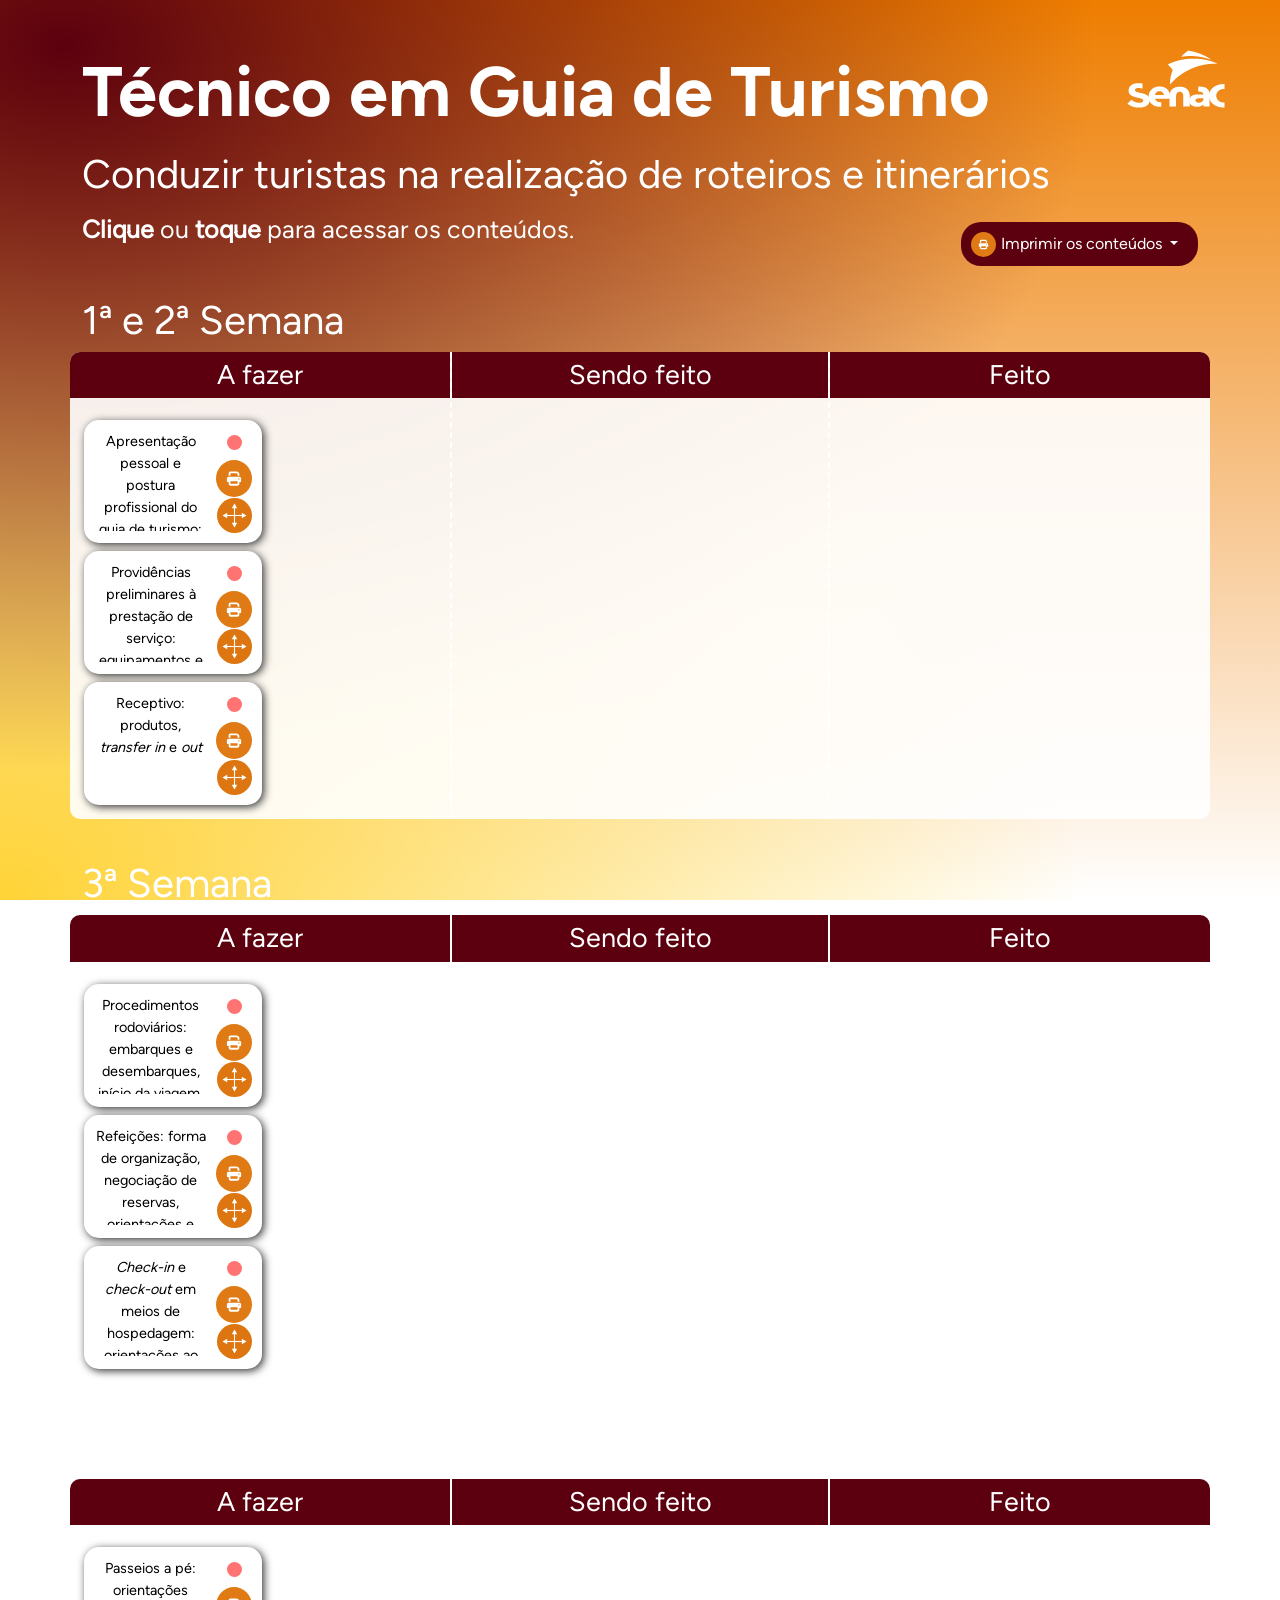
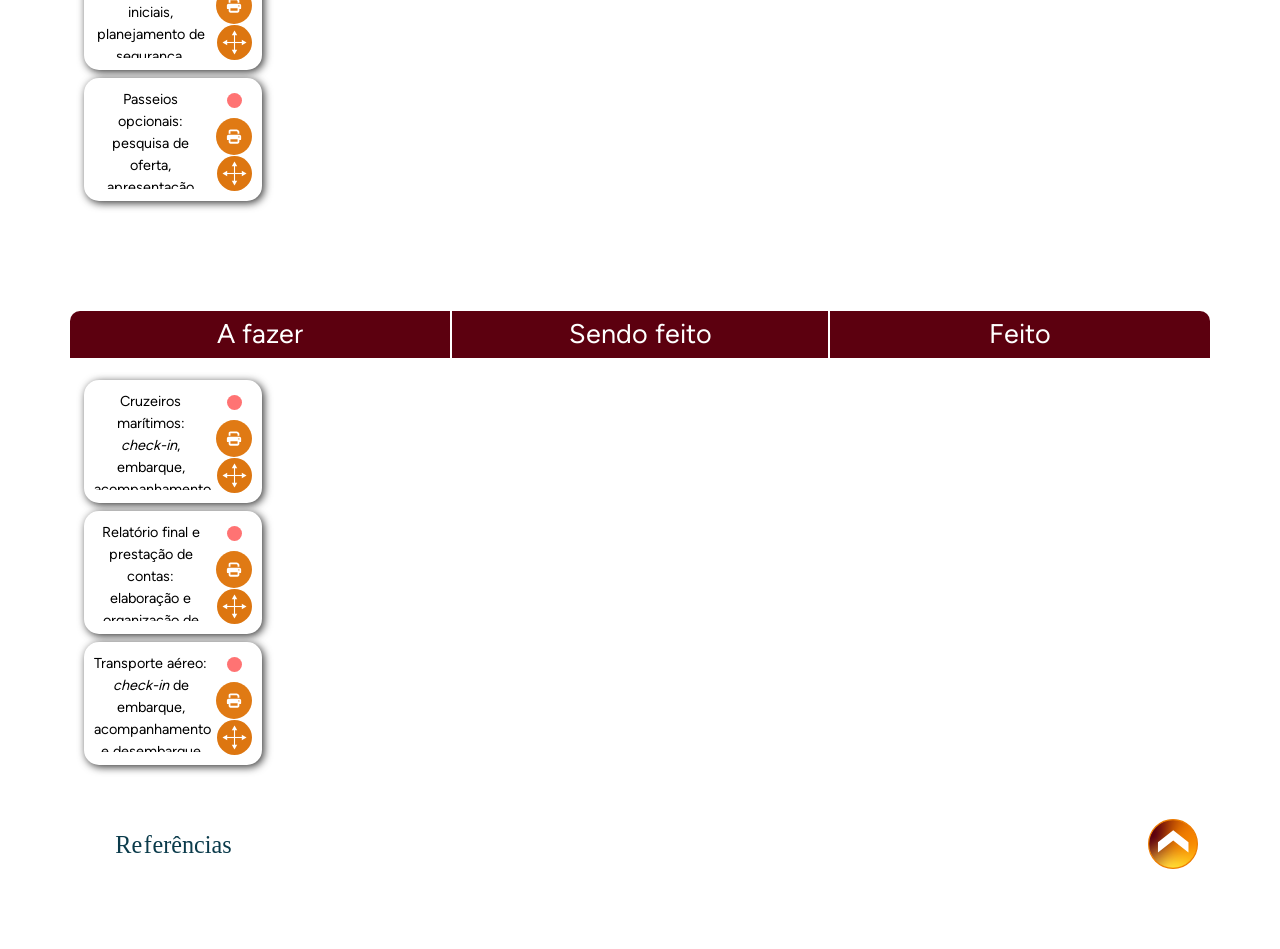
<file: index.html>
<!DOCTYPE html>
<html lang="pt-br" xmlns:mso="urn:schemas-microsoft-com:office:office"
  xmlns:msdt="uuid:C2F41010-65B3-11d1-A29F-00AA00C14882">

<head>
  <meta charset="UTF-8" />
  <title>Técnico em Guia de Turismo</title>
  <meta name="viewport" content="width=device-width, initial-scale=1" />
  <link rel="stylesheet" href="assets/bootstrap/bootstrap.min.css" />
  <link rel="stylesheet" href="tela_inicial/default/css/cores.css" />
  <link rel="stylesheet" href="tela_inicial/default/css/style.css" />
  <script language="javascript">
    var uc = "TGTUC04"; // aqui vai a sigla do curso e o numero da uc
  </script>
  <!--[if gte mso 9
      ]><xml>
        <mso:CustomDocumentProperties>
          <mso:display_urn_x003a_schemas-microsoft-com_x003a_office_x003a_office_x0023_Editor
            msdt:dt="string"
            >Gabriel
            Marques</mso:display_urn_x003a_schemas-microsoft-com_x003a_office_x003a_office_x0023_Editor
          >
          <mso:Order msdt:dt="string">20550400.0000000</mso:Order>
          <mso:display_urn_x003a_schemas-microsoft-com_x003a_office_x003a_office_x0023_Author
            msdt:dt="string"
            >Gabriel
            Marques</mso:display_urn_x003a_schemas-microsoft-com_x003a_office_x003a_office_x0023_Author
          >
          <mso:ContentTypeId msdt:dt="string"
            >0x010100393332CEE5C5294F9D2C3CF7CCDACBE5</mso:ContentTypeId
          >
        </mso:CustomDocumentProperties>
      </xml><!
    [endif]-->
</head>

<body class="bg-gradiente">
  <div class="circulo-1"></div>
  <div class="circulo-2"></div>

  <header>
    <div class="container">
      <div class="row justify-content-between">
        <div class="col-11">
          <h1>Técnico em Guia de Turismo</h1>
          <h2 class="my-3">
            Conduzir turistas na realização de roteiros e itinerários
          </h2>
        </div>
        <div class="col-1">
          <img src="tela_inicial/assets/logo_senac_2.png" />
        </div>
      </div>
      <div class="row justify-content-between">
        <div class="col-12 col-lg-9">
          <h4>
            <strong>Clique</strong> ou <strong>toque</strong> para acessar os
            conteúdos.
          </h4>
        </div>
        <div class="col-12 col-lg-2">
          <!--Botao com dropdown para selecionar os topicos do modulo para impressão-->
          <div class="dropdown">
            <button class="btMenuPrint dropdown-toggle" type="button" id="dropdownMenuPrint" data-bs-toggle="dropdown"
              aria-expanded="false">
              Imprimir os conteúdos
            </button>
            <ul class="dropdown-menu menuPrint" aria-labelledby="dropdownMenuPrint">
              <li>
                <h6 class="dropdown-header">Semana 1 e 2</h6>
              </li>
              <!--
                    Para imagens linkadas em um tópico onde estas estiverem em um diretorio diferente do padrão configurado no print2.js, devemos informar em qual pasta em que estão
                    as imagens(a pasta dentro do diretorio do topico, a partir da raiz do mesmo) utilizando a atributo data-imgpath="<nome da pasta>" no botão ou link que irá fazer
                    a chamada para o print. conforme o exemplo abaixo
                    <li><a class="dropdown-item imprimir" href="#" data-conteudo="01_recursos_basicos" data-imgpath="img">Recursos básicos</a></li>

                    caso o arquivo que deseja imprimir em uma pasta de conteudo nao seja index.html, podemos usar o atributo data-startpoint para passar o nome do arquivo
                    que deve ser aberto no print, por exemplo:
                    <a class="dropdown-item imprimir" href="#" data-conteudo="01_recursos_basicos" data-imgpath="img" data-startpoint="teste.html">Recursos básicos</a>
                -->
              <li>
                <a class="dropdown-item imprimir" href="#" data-conteudo="01_apresentacao_pessoal">Apresentação pessoal
                  e postura profissional do guia de
                  turismo: etiqueta profissional e código de ética do
                  turismo</a>
              </li>
              <li>
                <a class="dropdown-item imprimir" href="#" data-conteudo="02_providencias_preliminares">Providências
                  preliminares à prestação de serviço:
                  equipamentos e utensílios para guiamento e documentos da
                  pasta do guia
                </a>
              </li>
              <li>
                <a class="dropdown-item" href="pdf/conteudo_2.pdf" target="_blank">Documentos da pasta do Guia</a>
              </li>
              <li>
                <a class="dropdown-item imprimir" href="#" data-conteudo="06_receptivo_transfer">Receptivo: produtos,
                  <i>transfer in</i> e <i>out</i>
                </a>
              </li>

              <li>
                <h6 class="dropdown-header">Semana 3</h6>
              </li>
              <li>
                <a class="dropdown-item imprimir" href="#" data-conteudo="03_procedimentos_rodoviario">Procedimentos
                  rodoviários: embarques e desembarques, início
                  da viagem, apresentação dos passageiros, serviço de bordo e
                  parada técnica, entretenimento em ônibus, viagem de volta e
                  encerramento
                </a>
              </li>
              <li>
                <a class="dropdown-item" href="pdf/conteudo_3.pdf" target="_blank">Documentos para viagem rodoviária</a>
              </li>
              <li>
                <a class="dropdown-item imprimir" href="#" data-conteudo="07_refeicoes">Refeições: forma de organização,
                  negociação de reservas,
                  orientações e procedimentos gerais
                </a>
              </li>
              <li>
                <a class="dropdown-item imprimir" href="#" data-conteudo="09_checkin_checkout"><i>Check-in</i> e
                  <i>check-out</i> em meios de hospedagem:
                  orientações ao turista, procedimentos de entrada,
                  acompanhamento durante a hospedagem e procedimentos de saída
                </a>
              </li>
              <li>
                <a class="dropdown-item" href="09_checkin_checkout/rooming_list.pdf" target="_blank">Rooming list</a>
              </li>
              <li>
                <a class="dropdown-item" target="_blank" href="09_checkin_checkout/autorizacao.pdf">Autorização
                  de hospedagem para menores de idade</a>
              </li>
              <li>
                <h6 class="dropdown-header">Semana 4</h6>
              </li>
              <li>
                <a class="dropdown-item imprimir" href="#" data-conteudo="04_passeio_a_pe">Passeios a pé: orientações
                  iniciais, planejamento de
                  segurança, travessia de ruas, posicionamento, cuidados no
                  trajeto, administração do tempo, entre outros
                </a>
              </li>
              <li>
                <a class="dropdown-item imprimir" href="#" data-conteudo="05_passeios_opcionais">Passeios opcionais:
                  pesquisa de oferta, apresentação para o
                  turista, elaboração de lista de adesão e procedimentos
                  gerais
                </a>
              </li>

              <li>
                <h6 class="dropdown-header">Semana 5 e 6</h6>
              </li>
              <li>
                <a class="dropdown-item imprimir" href="#" data-conteudo="08_relatorio_final_prestacao_contas">Relatório
                  final e prestação de contas: elaboração e
                  organização de documentos
                </a>
              </li>
              <li>
                <a class="dropdown-item" target="_blank" href="08_relatorio_final_prestacao_contas/img/PDF.pdf">Modelos
                  de documentos de relatório e prestação de conta</a>
              </li>
              <li>
                <a class="dropdown-item imprimir" href="#" data-conteudo="11_Transporte_aereo_embarque">Transporte
                  aéreo: <i>check-in</i> de embarque,
                  acompanhamento e desembarque
                </a>
              </li>
              <li>
                <a class="dropdown-item" target="_blank" href="pdf/conteudo_11_rib.pdf">Relatório de Irregularidade de
                  Bagagem
                  – RIB</a>
              </li>
              <li>
                <a class="dropdown-item" href="pdf/conteudo_11_formulario_autorizacao_viagem_nacional.pdf"
                  target="_blank">Autorização de viagem para menores
                  de idade</a>
              </li>
              <li>
                <a class="dropdown-item imprimir" href="#" data-conteudo="10_cruzeiro_maritimo">Cruzeiros marítimos:
                  <i>check-in</i>, embarque,
                  acompanhamento e desembarque
                </a>
              </li>
              <li role="separator" class="divider"></li>
              <li>
                <a class="dropdown-item imprimir" href="#" data-conteudo="referencias">Referências</a>
              </li>
            </ul>
          </div>
        </div>
      </div>
    </div>
  </header>

  <div class="container grupos">
    <!-- 
			Uma div grupo contém os links de conteúdos de uma semana na UC, caso o curso
		tenha mais semanas, basta criar uma nova estrutura de grupo colocando um novo id (grupo6, por exemplo), se tiver menos semanas, basta excluir os grupos excedentes 
	     -->

    <!-- grupo 1 -->
    <div class="row">
      <div class="col-12">
        <h2>1ª e 2ª Semana</h2>
      </div>
    </div>

    <div class="row grupo" data-group="grupo1">
      <h3 class="d-block d-lg-none">A fazer</h3>
      <div class="col-12 col-lg-4 drag-column">
        <h3 class="d-none d-lg-block">A fazer</h3>

        <ul class="drag-inner-list" id="1" data-index="lista-fazer">
          <!--
						exemplo de conteúdo em uma semana, cada link de conteúdo é um li
					    dentro de uma ul, sempre posicionados na lista-fazer inicialmente
				     -->
          <li class="drag-item fazer" data-item="link1" data-bs-toggle="tooltip" data-placement="top">
            <a href="01_apresentacao_pessoal/index.html" target="_blank" class="link">Apresentação pessoal e postura
              profissional do guia de turismo:
              etiqueta profissional e código de ética do turismo
            </a>
            <button class="btPrint imprimir" title="Imprimir o conteúdo" data-conteudo="01_apresentacao_pessoal">
              Imprimir
            </button>
            <div class="dropdown dropdown-bubble">
              <a id="dLabel" data-bs-toggle="dropdown" data-bs-display="static" aria-haspopup="true"
                aria-expanded="false">
                <span class="caret"></span>
              </a>
              <ul class="dropdown-menu" aria-labelledby="dLabel">
                Mover para:
                <li class="mover-fazer">A fazer</li>
                <li class="mover-fazendo">Sendo feito</li>
                <li class="mover-feito">Feito</li>
              </ul>
            </div>
          </li>
          <li class="drag-item fazer" data-item="link2" data-bs-toggle="tooltip" data-placement="top">
            <a href="02_providencias_preliminares/index.html" target="_blank" class="link">Providências preliminares à
              prestação de serviço: equipamentos
              e utensílios para guiamento e documentos da pasta do guia
            </a>
            <button class="btPrint imprimir" title="Imprimir o conteúdo" data-conteudo="02_providencias_preliminares">
              Imprimir
            </button>
            <div class="dropdown dropdown-bubble">
              <a id="dLabel" data-bs-toggle="dropdown" data-bs-display="static" aria-haspopup="true"
                aria-expanded="false">
                <span class="caret"></span>
              </a>
              <ul class="dropdown-menu" aria-labelledby="dLabel">
                Mover para:
                <li class="mover-fazer">A fazer</li>
                <li class="mover-fazendo">Sendo feito</li>
                <li class="mover-feito">Feito</li>
              </ul>
            </div>
          </li>
          <li class="drag-item fazer" data-item="link3" data-bs-toggle="tooltip" data-placement="top">
            <a href="06_receptivo_transfer/index.html" target="_blank" class="link">Receptivo: produtos, <i>transfer
                in</i> e <i>out</i></a>
            <button class="btPrint imprimir" title="Imprimir o conteúdo" data-conteudo="06_receptivo_transfer">
              Imprimir
            </button>
            <div class="dropdown dropdown-bubble">
              <a id="dLabel" data-bs-toggle="dropdown" aria-haspopup="true" data-bs-display="static"
                aria-expanded="false">
                <span class="caret"></span>
              </a>
              <ul class="dropdown-menu" aria-labelledby="dLabel">
                Mover para:
                <li class="mover-fazer">A fazer</li>
                <li class="mover-fazendo">Sendo feito</li>
                <li class="mover-feito">Feito</li>
              </ul>
            </div>
          </li>
        </ul>
        <div class="mao">
          <img src="tela_inicial/assets/ico_mao.png" class="img-responsive" />
        </div>
      </div>

      <h3 class="d-block d-lg-none">Sendo feito</h3>
      <div class="col-12 col-lg-4 drag-column drag-column-in-progress">
        <h3 class="d-none d-lg-block">Sendo feito</h3>
        <ul class="drag-inner-list" id="2" data-index="lista-fazendo"></ul>
      </div>
      <h3 class="d-block d-lg-none">Feito</h3>
      <div class="col-12 col-lg-4 drag-column">
        <h3 class="d-none d-lg-block">Feito</h3>
        <div class="setinha"></div>
        <div class="exemplo"></div>
        <ul class="drag-inner-list" id="3" data-index="lista-feito"></ul>
      </div>
    </div>
    <!-- grupo 1 -->

    <!-- grupo 1 -->
    <div class="row">
      <div class="col-12">
        <h2>3ª Semana</h2>
      </div>
    </div>

    <div class="row grupo" data-group="grupo2">
      <h3 class="d-block d-lg-none">A fazer</h3>
      <div class="col-12 col-lg-4 drag-column">
        <h3 class="d-none d-lg-block">A fazer</h3>

        <ul class="drag-inner-list" id="4" data-index="lista-fazer">
          <!--
						exemplo de conteúdo em uma semana, cada link de conteúdo é um li
					    dentro de uma ul, sempre posicionados na lista-fazer inicialmente
				     -->

          <li class="drag-item fazer" data-item="link4" data-bs-toggle="tooltip" data-placement="top">
            <a href="03_procedimentos_rodoviario/index.html" target="_blank" class="link">Procedimentos rodoviários:
              embarques e desembarques, início da
              viagem, apresentação dos passageiros, serviço de bordo e parada
              técnica, entretenimento em ônibus, viagem de volta e
              encerramento</a>
            <button class="btPrint imprimir" title="Imprimir o conteúdo" data-conteudo="03_procedimentos_rodoviario">
              Imprimir
            </button>
            <div class="dropdown dropdown-bubble">
              <a id="dLabel" data-bs-toggle="dropdown" aria-haspopup="true" data-bs-display="static"
                aria-expanded="false">
                <span class="caret"></span>
              </a>
              <ul class="dropdown-menu" aria-labelledby="dLabel">
                Mover para:
                <li class="mover-fazer">A fazer</li>
                <li class="mover-fazendo">Sendo feito</li>
                <li class="mover-feito">Feito</li>
              </ul>
            </div>
          </li>
          <li class="drag-item fazer" data-item="link5" data-bs-toggle="tooltip" data-placement="top">
            <a href="07_refeicoes/index.html" target="_blank" class="link">Refeições: forma de organização, negociação
              de reservas,
              orientações e procedimentos gerais</a>
            <button class="btPrint imprimir" title="Imprimir o conteúdo" data-conteudo="07_refeicoes">
              Imprimir
            </button>
            <div class="dropdown dropdown-bubble">
              <a id="dLabel" data-bs-toggle="dropdown" aria-haspopup="true" data-bs-display="static"
                aria-expanded="false">
                <span class="caret"></span>
              </a>
              <ul class="dropdown-menu" aria-labelledby="dLabel">
                Mover para:
                <li class="mover-fazer">A fazer</li>
                <li class="mover-fazendo">Sendo feito</li>
                <li class="mover-feito">Feito</li>
              </ul>
            </div>
          </li>
          <li class="drag-item fazer" data-item="link6" data-bs-toggle="tooltip" data-placement="top">
            <a href="09_checkin_checkout/index.html" target="_blank" class="link"><i>Check-in</i> e <i>check-out</i> em
              meios de hospedagem:
              orientações ao turista, procedimentos de entrada, acompanhamento
              durante a hospedagem e procedimentos de saída
            </a>
            <button class="btPrint imprimir" title="Imprimir o conteúdo" data-conteudo="09_checkin_checkout">
              Imprimir
            </button>
            <div class="dropdown dropdown-bubble">
              <a id="dLabel" data-bs-toggle="dropdown" aria-haspopup="true" data-bs-display="static"
                aria-expanded="false">
                <span class="caret"></span>
              </a>
              <ul class="dropdown-menu" aria-labelledby="dLabel">
                Mover para:
                <li class="mover-fazer">A fazer</li>
                <li class="mover-fazendo">Sendo feito</li>
                <li class="mover-feito">Feito</li>
              </ul>
            </div>
          </li>
        </ul>
        <div class="mao">
          <img src="tela_inicial/assets/ico_mao.png" class="img-responsive" />
        </div>
      </div>

      <h3 class="d-block d-lg-none">Sendo feito</h3>
      <div class="col-12 col-lg-4 drag-column drag-column-in-progress">
        <h3 class="d-none d-lg-block">Sendo feito</h3>
        <ul class="drag-inner-list" id="5" data-index="lista-fazendo"></ul>
      </div>
      <h3 class="d-block d-lg-none">Feito</h3>
      <div class="col-12 col-lg-4 drag-column">
        <h3 class="d-none d-lg-block">Feito</h3>
        <div class="setinha"></div>
        <div class="exemplo"></div>
        <ul class="drag-inner-list" id="6" data-index="lista-feito"></ul>
      </div>
    </div>
    <!-- grupo 1 -->
    <!-- grupo 1 -->
    <div class="row">
      <div class="col-12">
        <h2>4ª Semana</h2>
      </div>
    </div>

    <div class="row grupo" data-group="grupo3">
      <h3 class="d-block d-lg-none">A fazer</h3>
      <div class="col-12 col-lg-4 drag-column">
        <h3 class="d-none d-lg-block">A fazer</h3>

        <ul class="drag-inner-list" id="7" data-index="lista-fazer">
          <!--
						exemplo de conteúdo em uma semana, cada link de conteúdo é um li
					    dentro de uma ul, sempre posicionados na lista-fazer inicialmente
				     -->

          <li class="drag-item fazer" data-item="link7" data-bs-toggle="tooltip" data-placement="top">
            <a href="04_passeio_a_pe/index.html" target="_blank" class="link">Passeios a pé: orientações iniciais,
              planejamento de segurança,
              travessia de ruas, posicionamento, cuidados no trajeto,
              administração do tempo, entre outros
            </a>
            <button class="btPrint imprimir" title="Imprimir o conteúdo" data-conteudo="04_passeio_a_pe">
              Imprimir
            </button>
            <div class="dropdown dropdown-bubble">
              <a id="dLabel" data-bs-toggle="dropdown" aria-haspopup="true" data-bs-display="static"
                aria-expanded="false">
                <span class="caret"></span>
              </a>
              <ul class="dropdown-menu" aria-labelledby="dLabel">
                Mover para:
                <li class="mover-fazer">A fazer</li>
                <li class="mover-fazendo">Sendo feito</li>
                <li class="mover-feito">Feito</li>
              </ul>
            </div>
          </li>
          <li class="drag-item fazer" data-item="link8" data-bs-toggle="tooltip" data-placement="top">
            <a href="05_passeios_opcionais/index.html" target="_blank" class="link">Passeios opcionais: pesquisa de
              oferta, apresentação para o
              turista, elaboração de lista de adesão e procedimentos gerais
            </a>
            <button class="btPrint imprimir" title="Imprimir o conteúdo" data-conteudo="05_passeios_opcionais">
              Imprimir
            </button>
            <div class="dropdown dropdown-bubble">
              <a id="dLabel" data-bs-toggle="dropdown" aria-haspopup="true" data-bs-display="static"
                aria-expanded="false">
                <span class="caret"></span>
              </a>
              <ul class="dropdown-menu" aria-labelledby="dLabel">
                Mover para:
                <li class="mover-fazer">A fazer</li>
                <li class="mover-fazendo">Sendo feito</li>
                <li class="mover-feito">Feito</li>
              </ul>
            </div>
          </li>
        </ul>
        <div class="mao">
          <img src="tela_inicial/assets/ico_mao.png" class="img-responsive" />
        </div>
      </div>

      <h3 class="d-block d-lg-none">Sendo feito</h3>
      <div class="col-12 col-lg-4 drag-column drag-column-in-progress">
        <h3 class="d-none d-lg-block">Sendo feito</h3>
        <ul class="drag-inner-list" id="8" data-index="lista-fazendo"></ul>
      </div>
      <h3 class="d-block d-lg-none">Feito</h3>
      <div class="col-12 col-lg-4 drag-column">
        <h3 class="d-none d-lg-block">Feito</h3>
        <div class="setinha"></div>
        <div class="exemplo"></div>
        <ul class="drag-inner-list" id="9" data-index="lista-feito"></ul>
      </div>
    </div>
    <!-- grupo 1 -->
    <!-- grupo 1 -->
    <div class="row">
      <div class="col-12">
        <h2>5ª e 6ª Semana</h2>
      </div>
    </div>

    <div class="row grupo" data-group="grupo4">
      <h3 class="d-block d-lg-none">A fazer</h3>
      <div class="col-12 col-lg-4 drag-column">
        <h3 class="d-none d-lg-block">A fazer</h3>

        <ul class="drag-inner-list" id="10" data-index="lista-fazer">
          <!--
						exemplo de conteúdo em uma semana, cada link de conteúdo é um li
					    dentro de uma ul, sempre posicionados na lista-fazer inicialmente
				     -->
          <li class="drag-item fazer" data-item="link11" data-bs-toggle="tooltip" data-placement="top">
            <a href="10_cruzeiro_maritimo/index.html" target="_blank" class="link">Cruzeiros marítimos: <i>check-in</i>,
              embarque, acompanhamento
              e desembarque</a>
            <button class="btPrint imprimir" title="Imprimir o conteúdo" data-conteudo="10_cruzeiro_maritimo">
              Imprimir
            </button>
            <div class="dropdown dropdown-bubble">
              <a id="dLabel" data-bs-toggle="dropdown" aria-haspopup="true" data-bs-display="static"
                aria-expanded="false">
                <span class="caret"></span>
              </a>
              <ul class="dropdown-menu" aria-labelledby="dLabel">
                Mover para:
                <li class="mover-fazer">A fazer</li>
                <li class="mover-fazendo">Sendo feito</li>
                <li class="mover-feito">Feito</li>
              </ul>
            </div>
          </li>
          <li class="drag-item fazer" data-item="link9" data-bs-toggle="tooltip" data-placement="top">
            <a href="08_relatorio_final_prestacao_contas/index.html" target="_blank" class="link">Relatório final e
              prestação de contas: elaboração e organização
              de documentos</a>
            <button class="btPrint imprimir" title="Imprimir o conteúdo"
              data-conteudo="08_relatorio_final_prestacao_contas">
              Imprimir
            </button>
            <div class="dropdown dropdown-bubble">
              <a id="dLabel" data-bs-toggle="dropdown" aria-haspopup="true" data-bs-display="static"
                aria-expanded="false">
                <span class="caret"></span>
              </a>
              <ul class="dropdown-menu" aria-labelledby="dLabel">
                Mover para:
                <li class="mover-fazer">A fazer</li>
                <li class="mover-fazendo">Sendo feito</li>
                <li class="mover-feito">Feito</li>
              </ul>
            </div>
          </li>
          <li class="drag-item fazer" data-item="link10" data-bs-toggle="tooltip" data-placement="top">
            <a href="11_Transporte_aereo_embarque/index.html" target="_blank" class="link">Transporte aéreo:
              <i>check-in</i> de embarque, acompanhamento e
              desembarque
            </a>
            <button class="btPrint imprimir" title="Imprimir o conteúdo" data-conteudo="11_Transporte_aereo_embarque">
              Imprimir
            </button>
            <div class="dropdown dropdown-bubble">
              <a id="dLabel" data-bs-toggle="dropdown" aria-haspopup="true" data-bs-display="static"
                aria-expanded="false">
                <span class="caret"></span>
              </a>
              <ul class="dropdown-menu" aria-labelledby="dLabel">
                Mover para:
                <li class="mover-fazer">A fazer</li>
                <li class="mover-fazendo">Sendo feito</li>
                <li class="mover-feito">Feito</li>
              </ul>
            </div>
          </li>
        </ul>
        <div class="mao">
          <img src="tela_inicial/assets/ico_mao.png" class="img-responsive" />
        </div>
      </div>

      <h3 class="d-block d-lg-none">Sendo feito</h3>
      <div class="col-12 col-lg-4 drag-column drag-column-in-progress">
        <h3 class="d-none d-lg-block">Sendo feito</h3>
        <ul class="drag-inner-list" id="11" data-index="lista-fazendo"></ul>
      </div>
      <h3 class="d-block d-lg-none">Feito</h3>
      <div class="col-12 col-lg-4 drag-column">
        <h3 class="d-none d-lg-block">Feito</h3>
        <div class="setinha"></div>
        <div class="exemplo"></div>
        <ul class="drag-inner-list" id="12" data-index="lista-feito"></ul>
      </div>
    </div>
    <!-- grupo 1 -->
    <div class="d-flex justify-content-between">
      <a href="referencias/index.html" target="_blank" class="referencias" title="Referências" role="button"><img
          src="tela_inicial/assets/btn_referencias.svg" alt="Referencias" /></a>
      <a href="#" class="voltar-topo" role="button" title="Voltar ao topo"><img src="assets/images/bt_topo.svg"
          class="seta-topo" /></a>
    </div>

    <div class="modal fade" id="modal-id">
      <div class="modal-dialog">
        <div class="modal-content">
          <div class="modal-body">
            <div class="separador">
              <h4>Mover para:</h4>
            </div>
            <div class="separador">
              <p class="botao-fazendo">Sendo feito</p>
            </div>
            <div class="separador">
              <p class="botao-feito">Feito</p>
            </div>
          </div>
        </div>
      </div>
    </div>
  </div>
  <div class="circulo-3"></div>
  <div class="circulo-4"></div>

  <!-- partial -->
  <script src="tela_inicial/default/js/jquery.min.js"></script>

  <script src="tela_inicial/default/js/dragula.min.js"></script>
  <script src="tela_inicial/default/js/script.js"></script>
  <script src="assets/bootstrap/bootstrap.bundle.min.js"></script>
  <script src="tela_inicial/default/js/bootstrap.min.js"></script>
  <script>
    $(function () {
      var titulo;

      $(".drag-item.fazer").hover(function () {
        titulo = $(this).children().first().text();
        $(this).attr("data-original-title", titulo);
      });

      var tooltipTriggerList = [].slice.call(
        document.querySelectorAll('[data-bs-toggle="tooltip"]')
      );
      console.log(tooltipTriggerList);
      var tooltipList = tooltipTriggerList.map(function (tooltipTriggerEl) {
        return new bootstrap.Tooltip(tooltipTriggerEl);
      });
    });
  </script>
  <script>
    var scriptElem = document.createElement("script");
    (scriptElem.src =
      "https://plugin.handtalk.me/web/latest/handtalk.min.js"),
      (scriptElem.charset = "UTF-8"),
      (scriptElem.onload = function () {
        window.ht = new HT({
          token: "bf5b7efb148a829a126a0e0c9fd533bf",
          align: "top",
          videoEnabled: true,
          ytEmbedReplace: true,
          mobileConfig: {
            align: "right",
            actionsAlign: "top",
            customButtonStyle: {
              borderRadius: "6px",
              size: "38px",
              horizontalMargin: "13px",
              bottomMargin: "140px",
              rightMargin: "40px",
            },
          },
        });
        $(".ht-skip").attr("aria-hidden", "true");
      }),
      document.body.appendChild(scriptElem);
  </script>
</body>

</html>
</file>
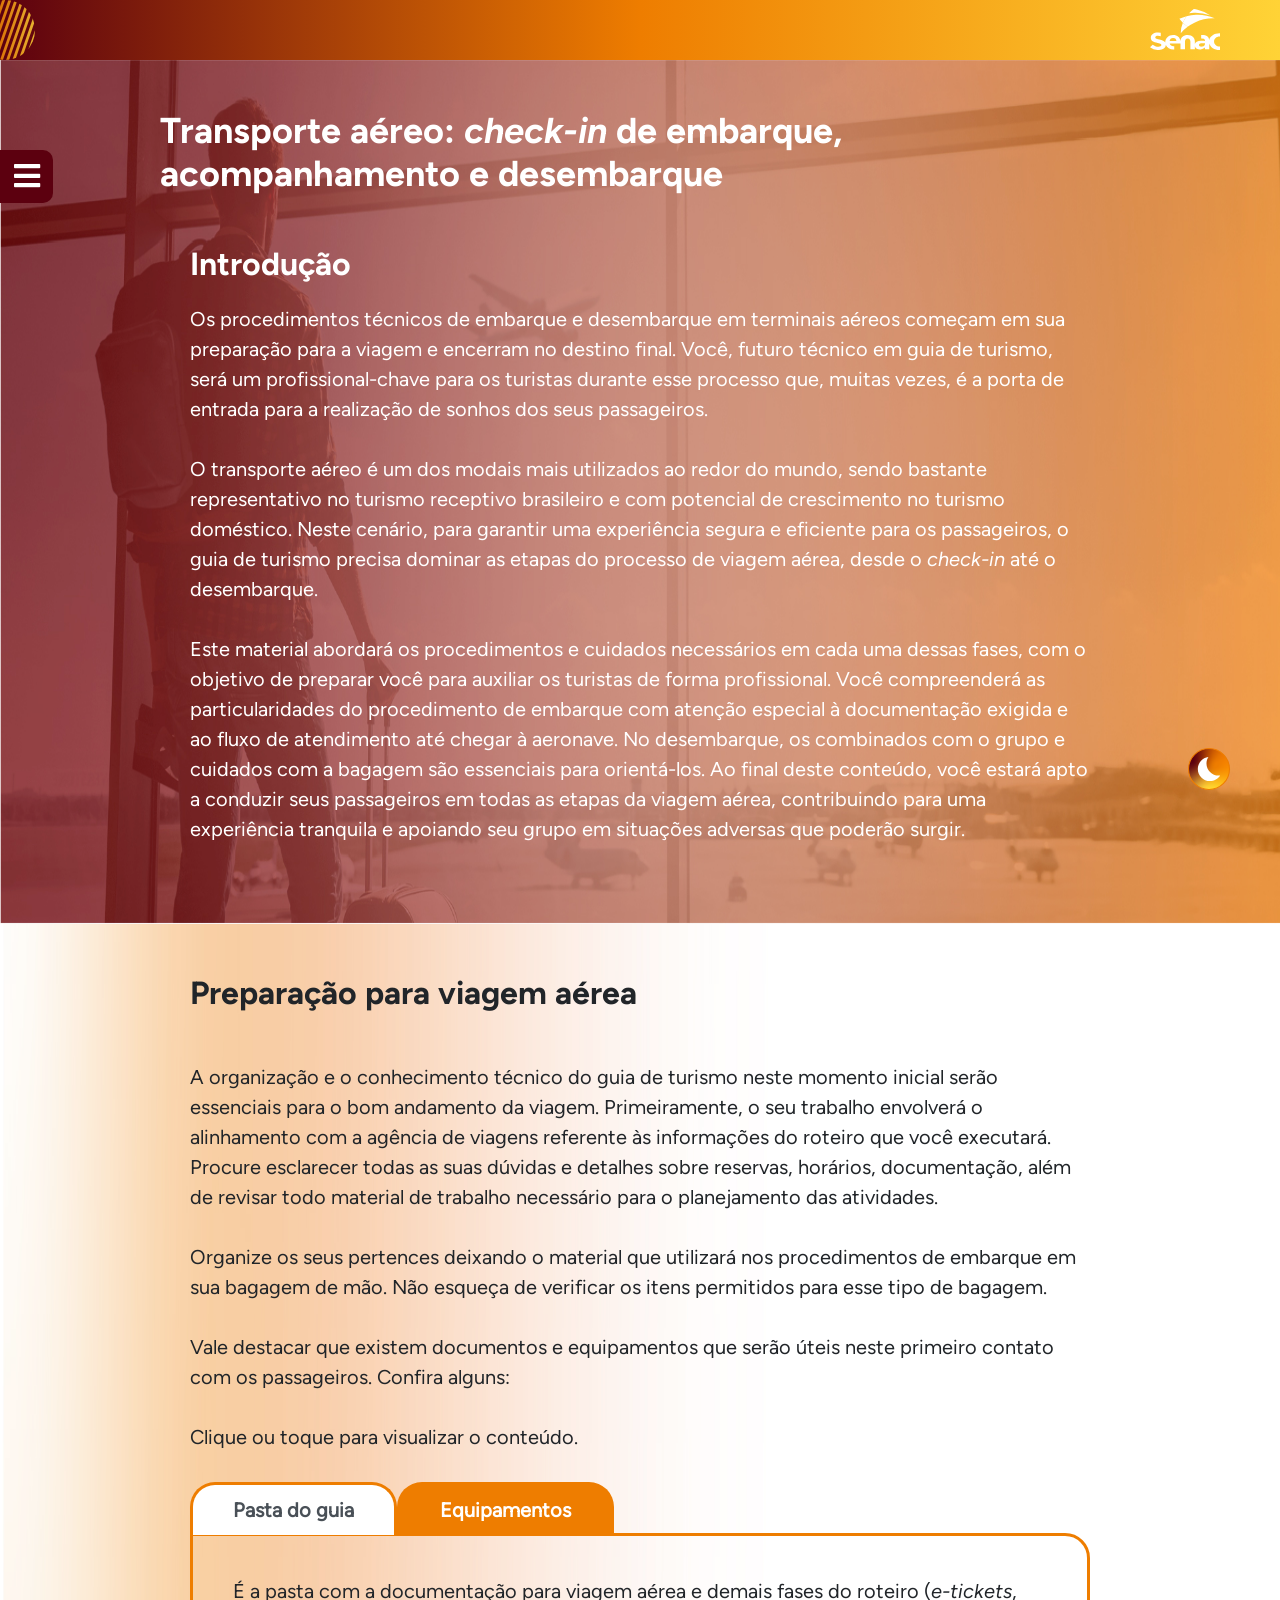
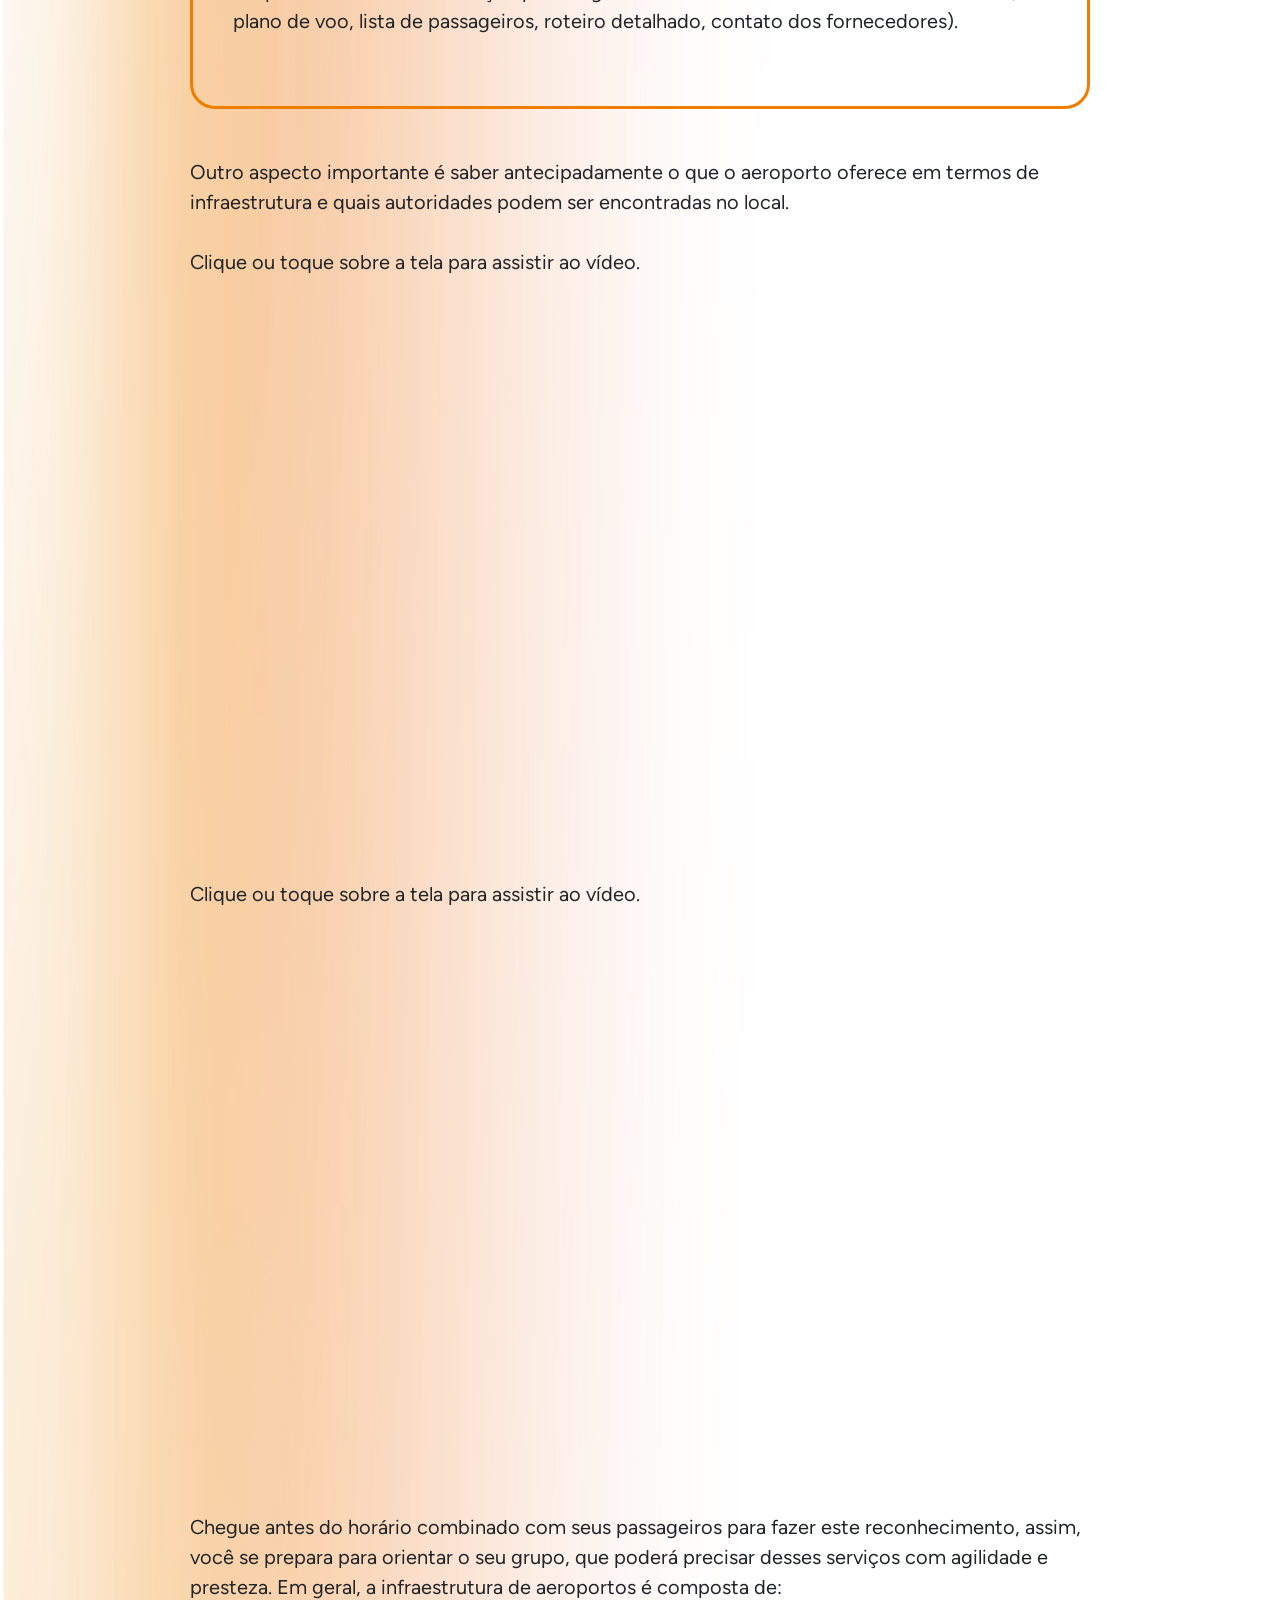
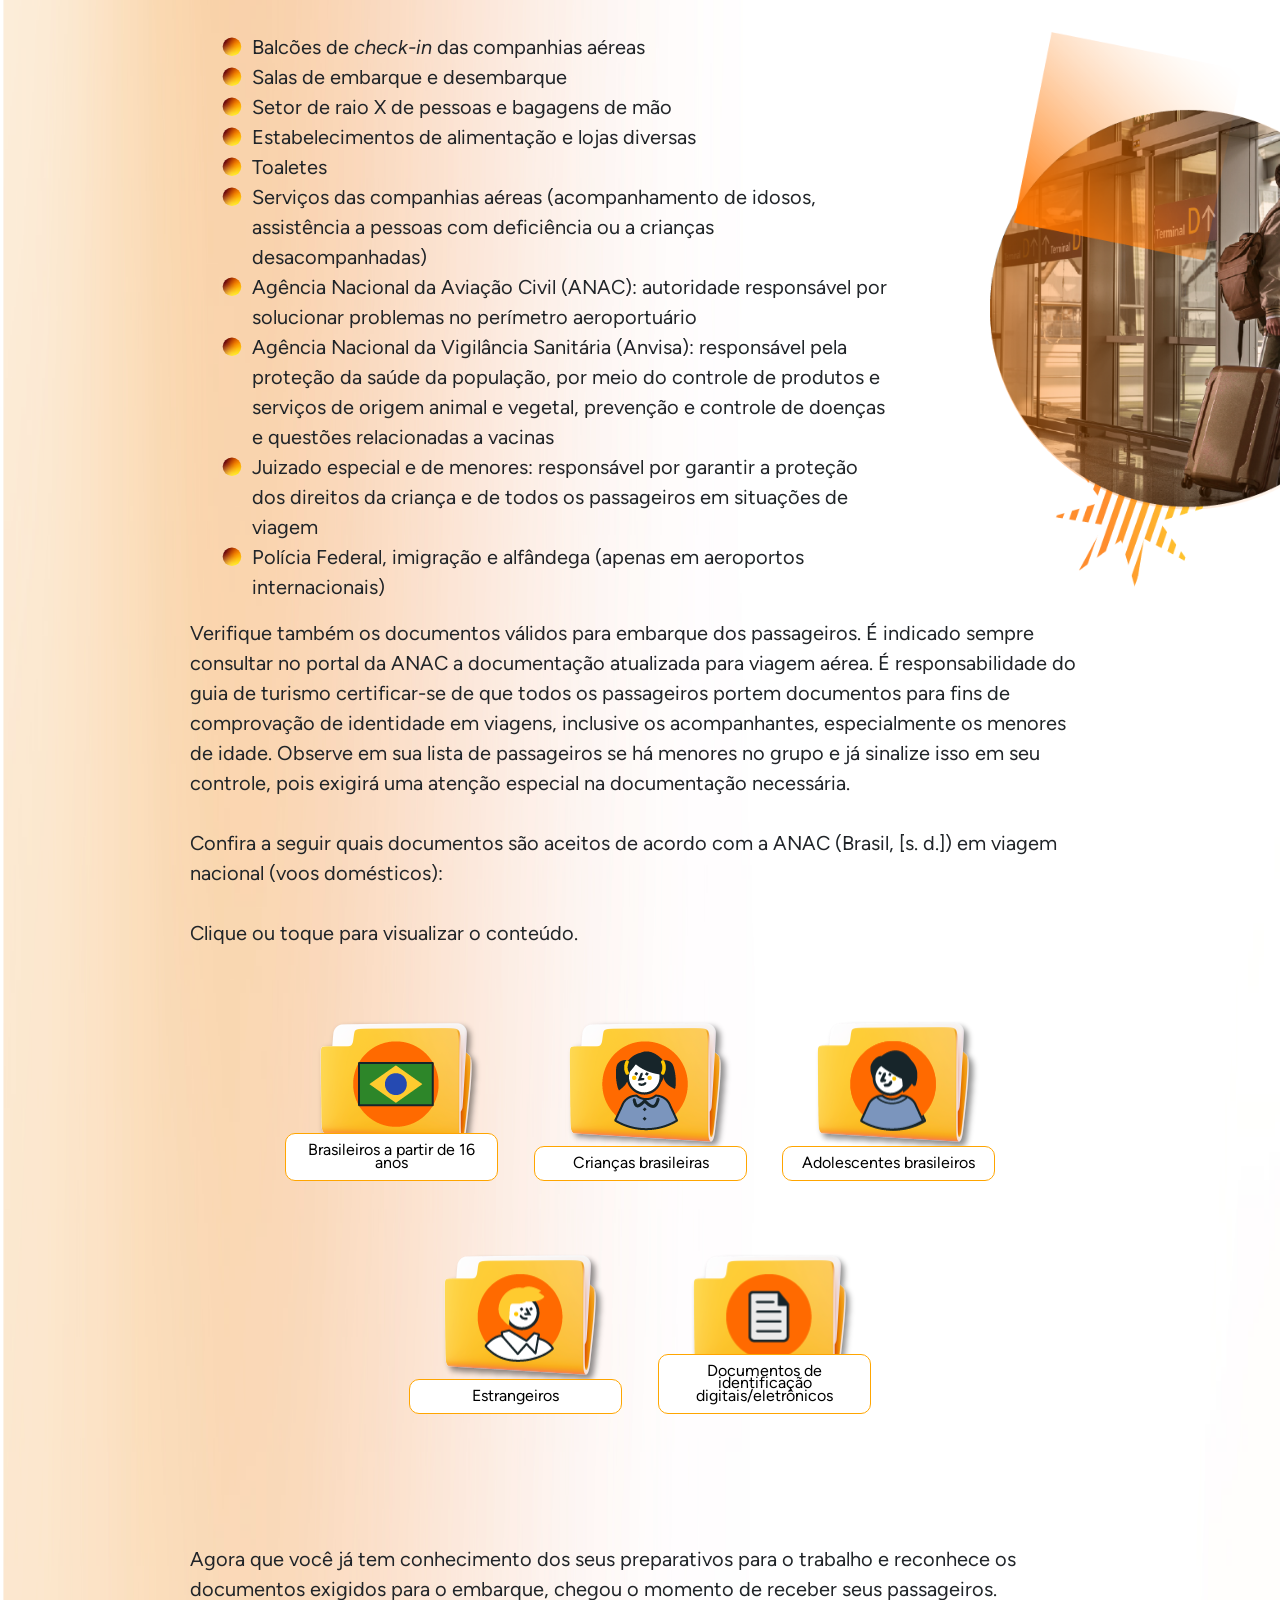
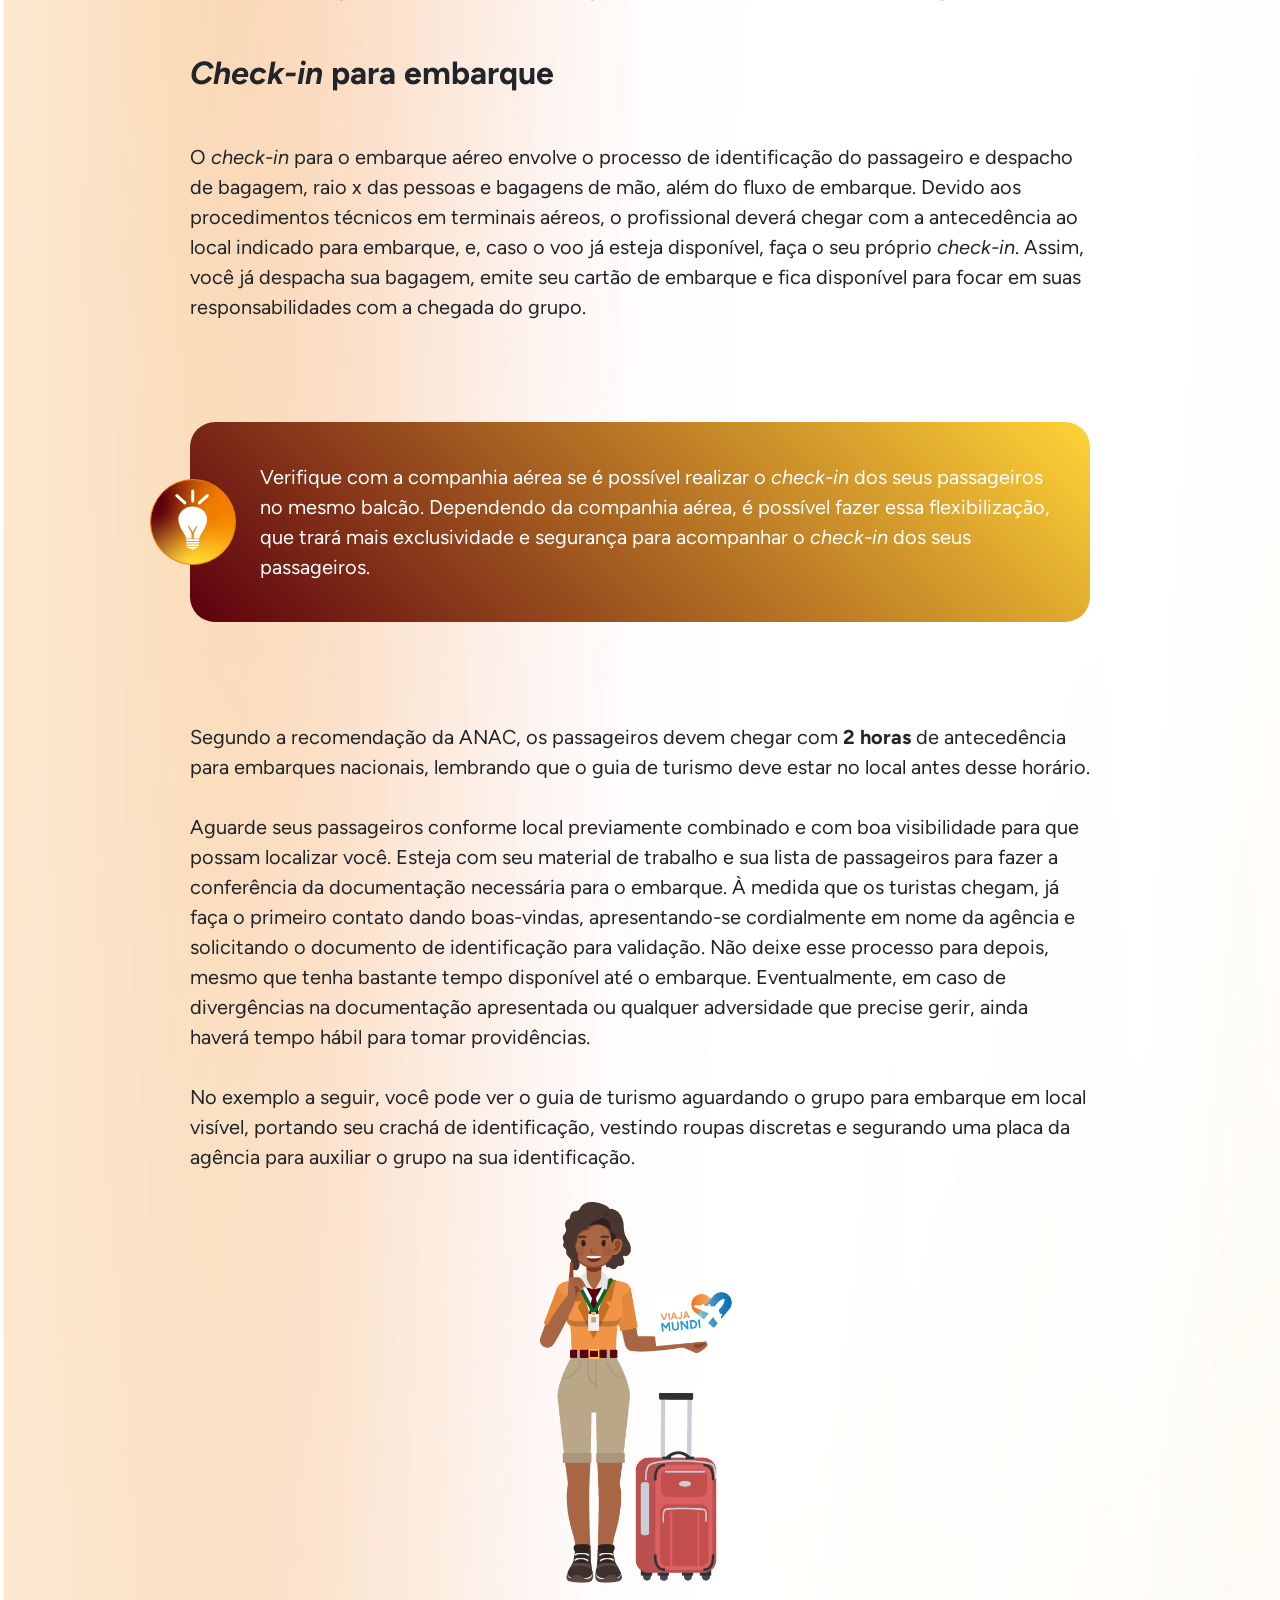
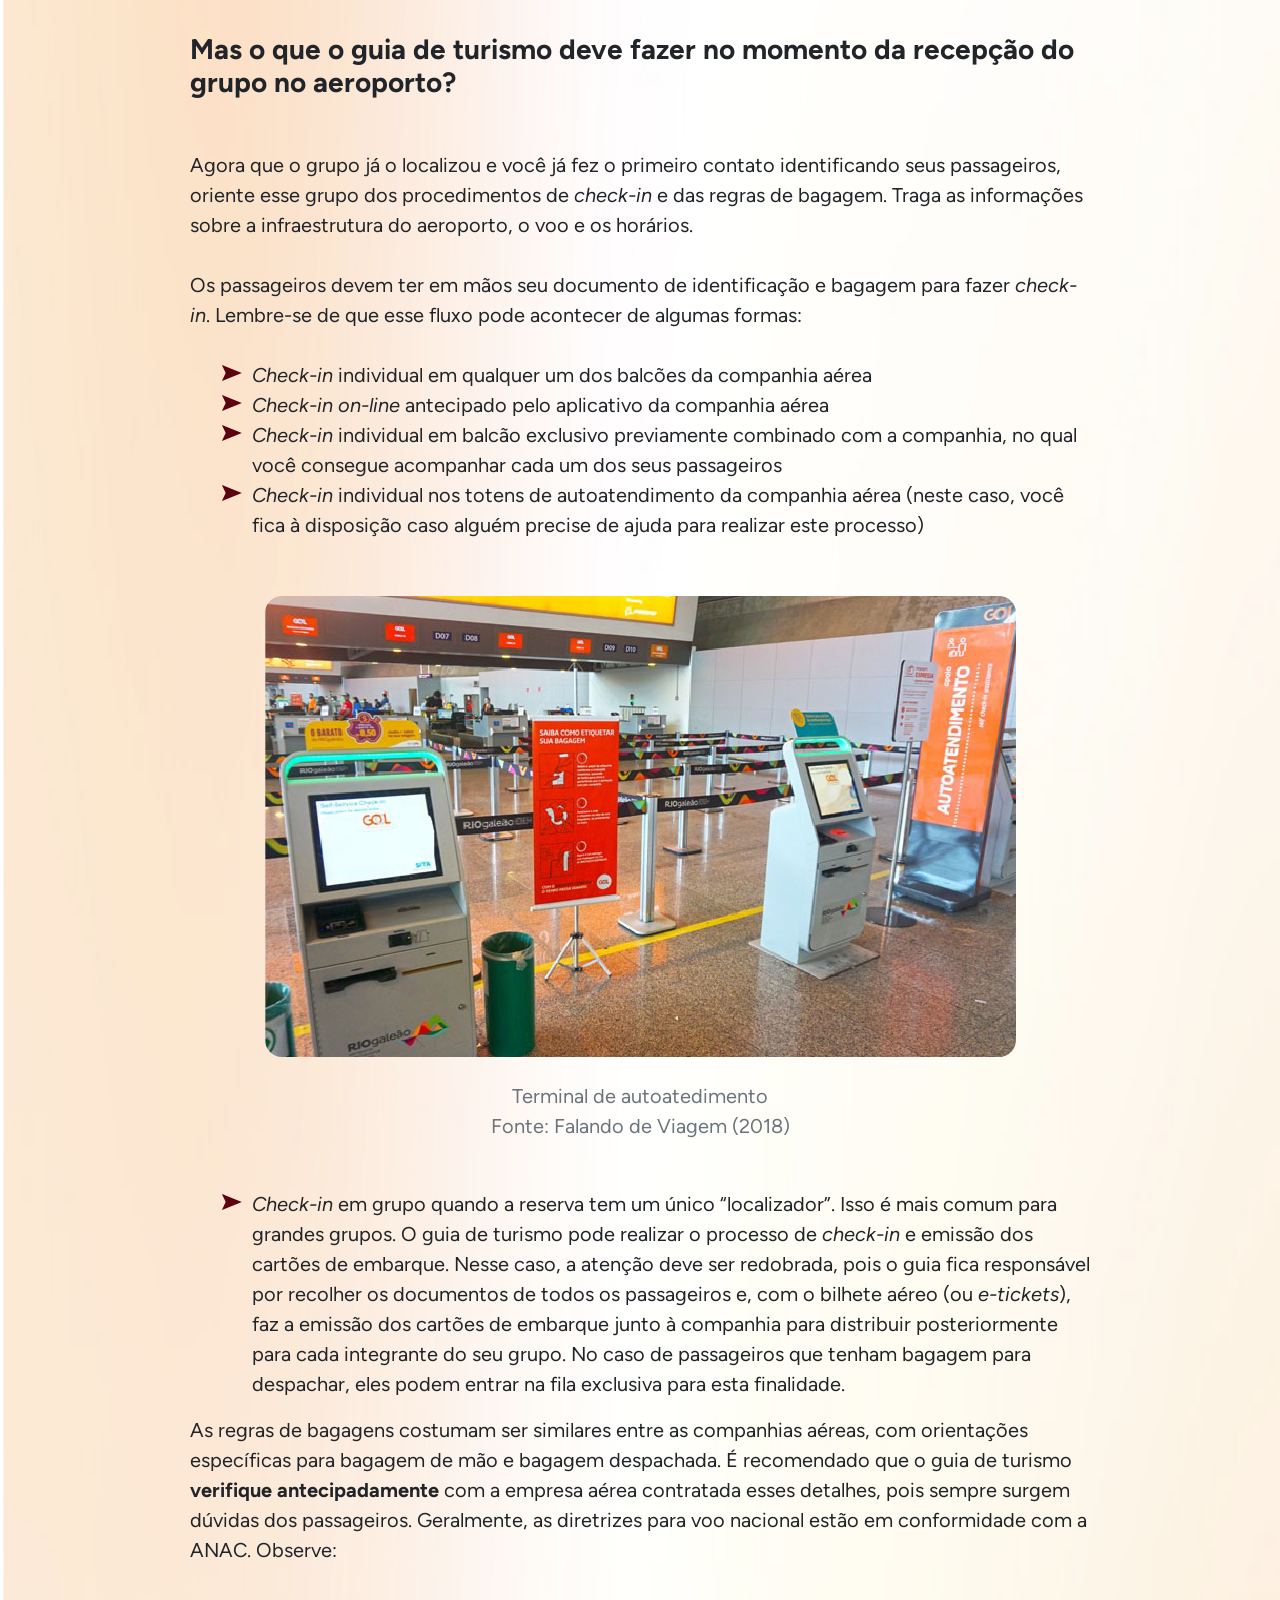
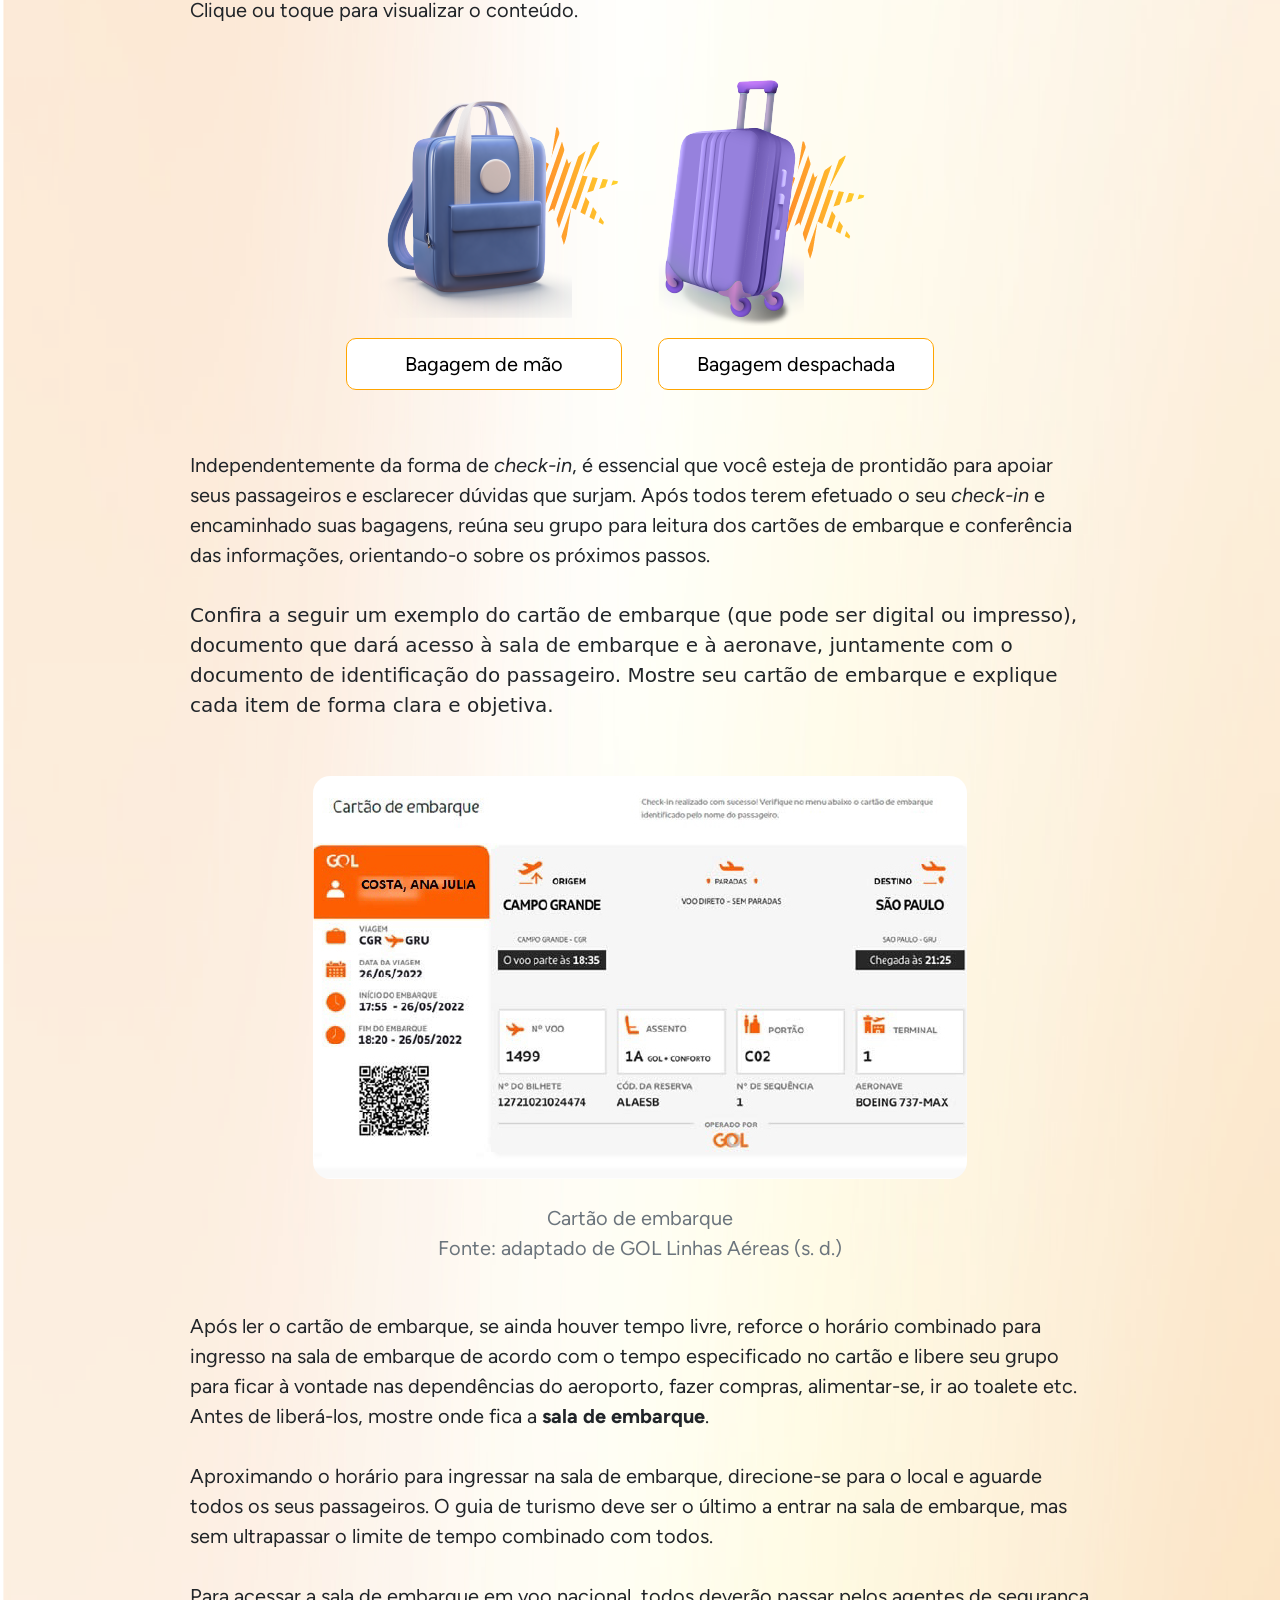
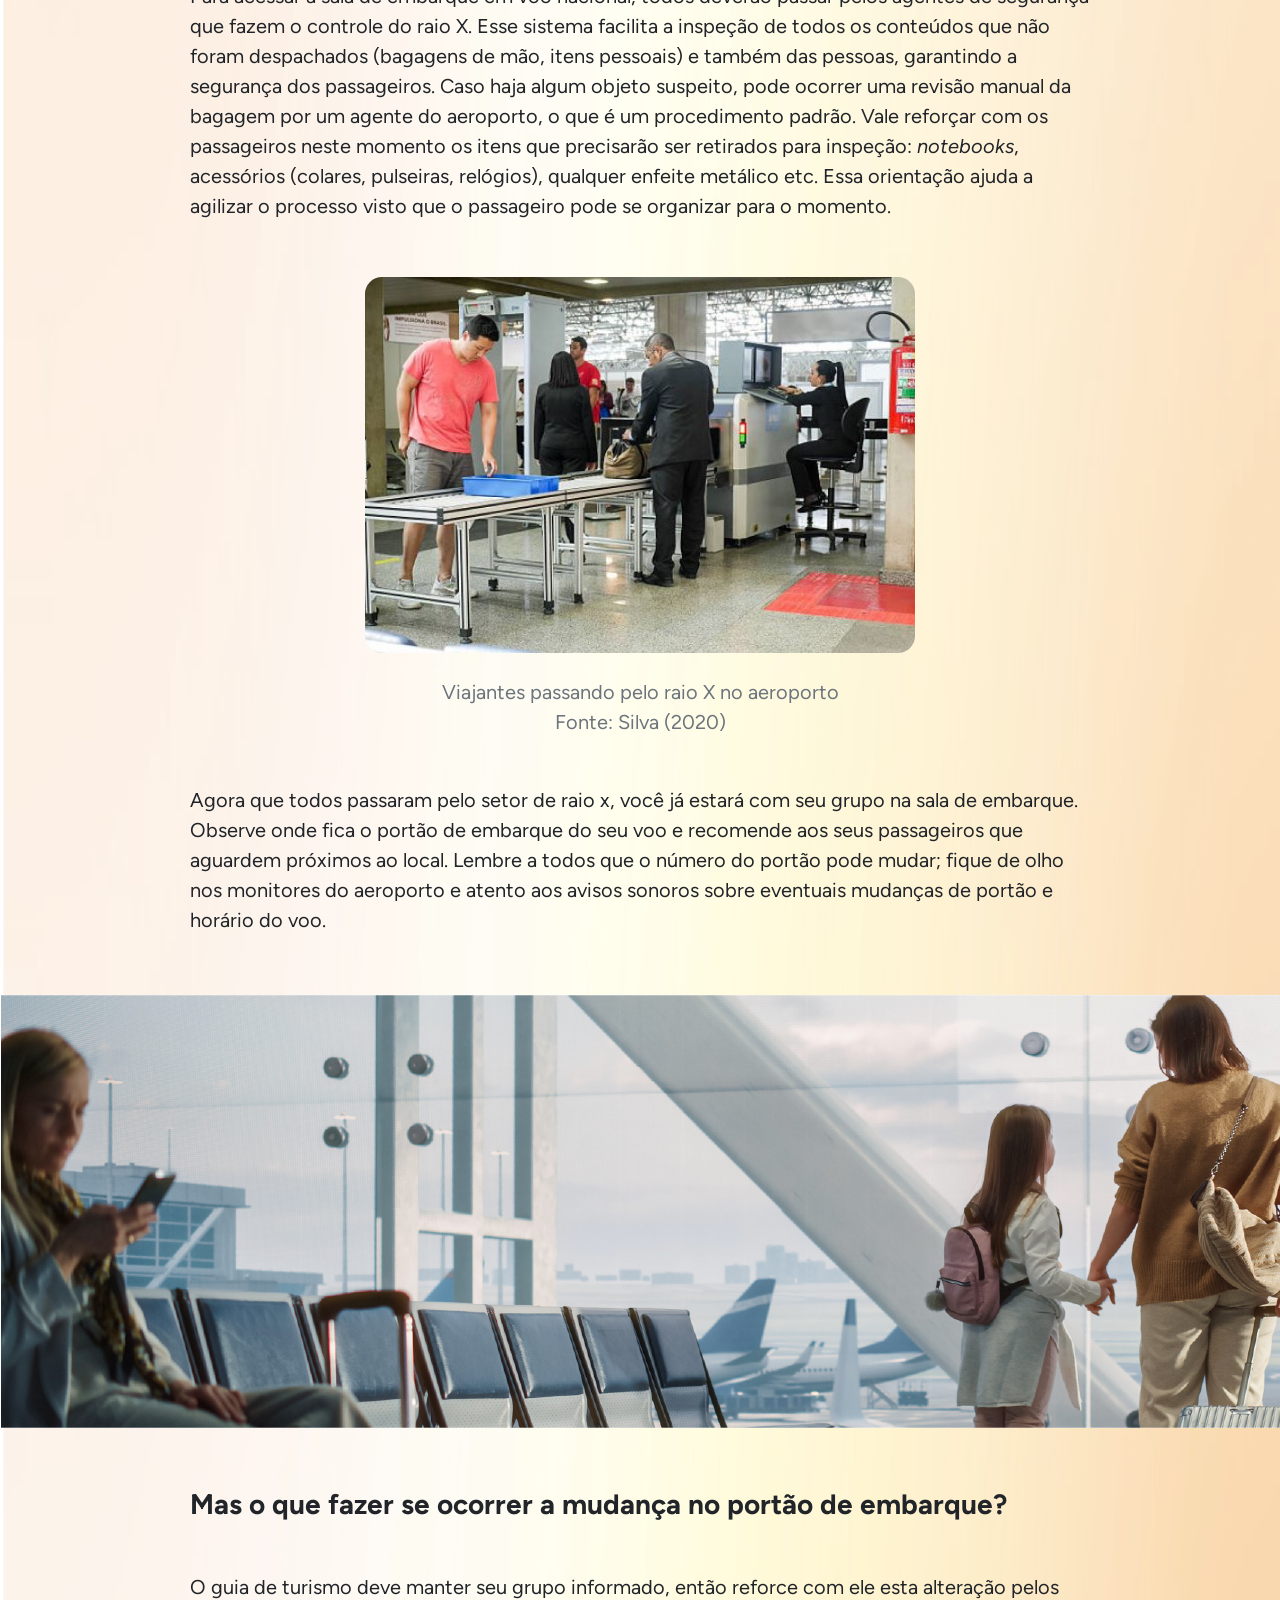
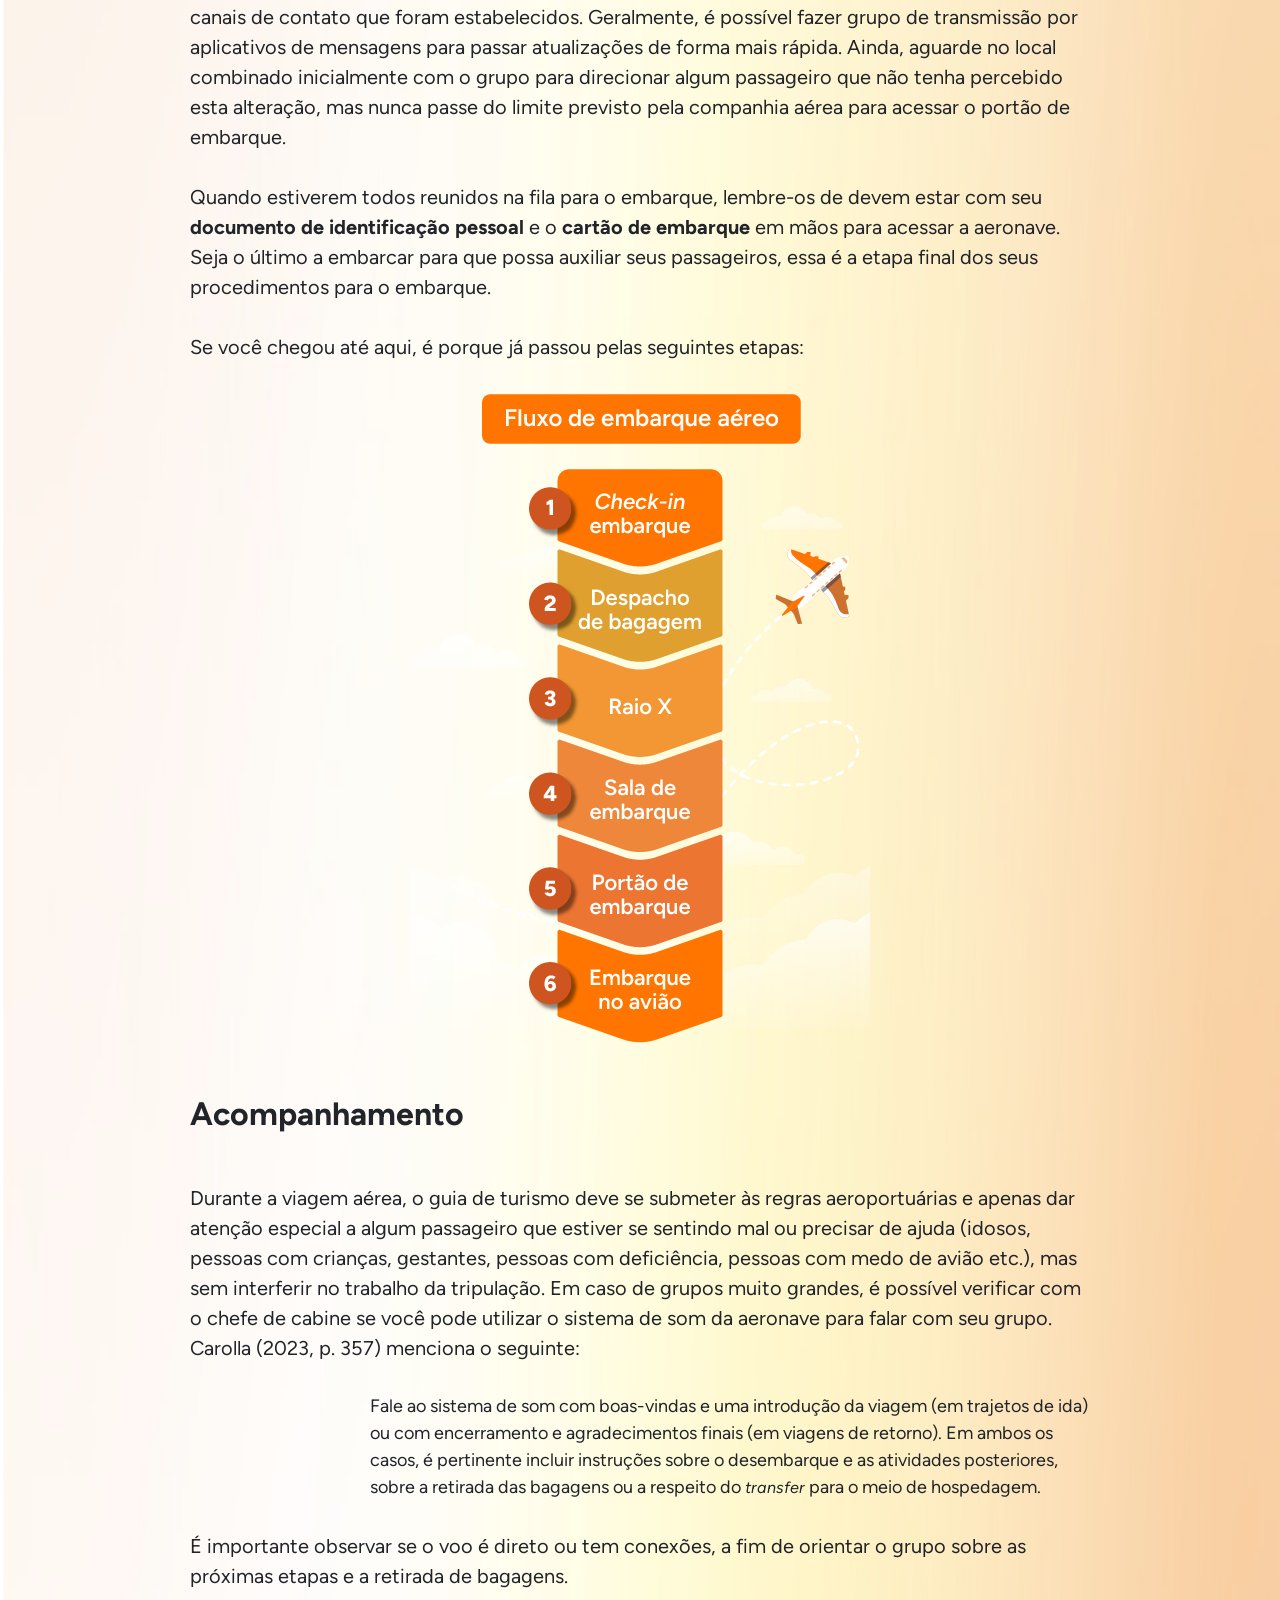
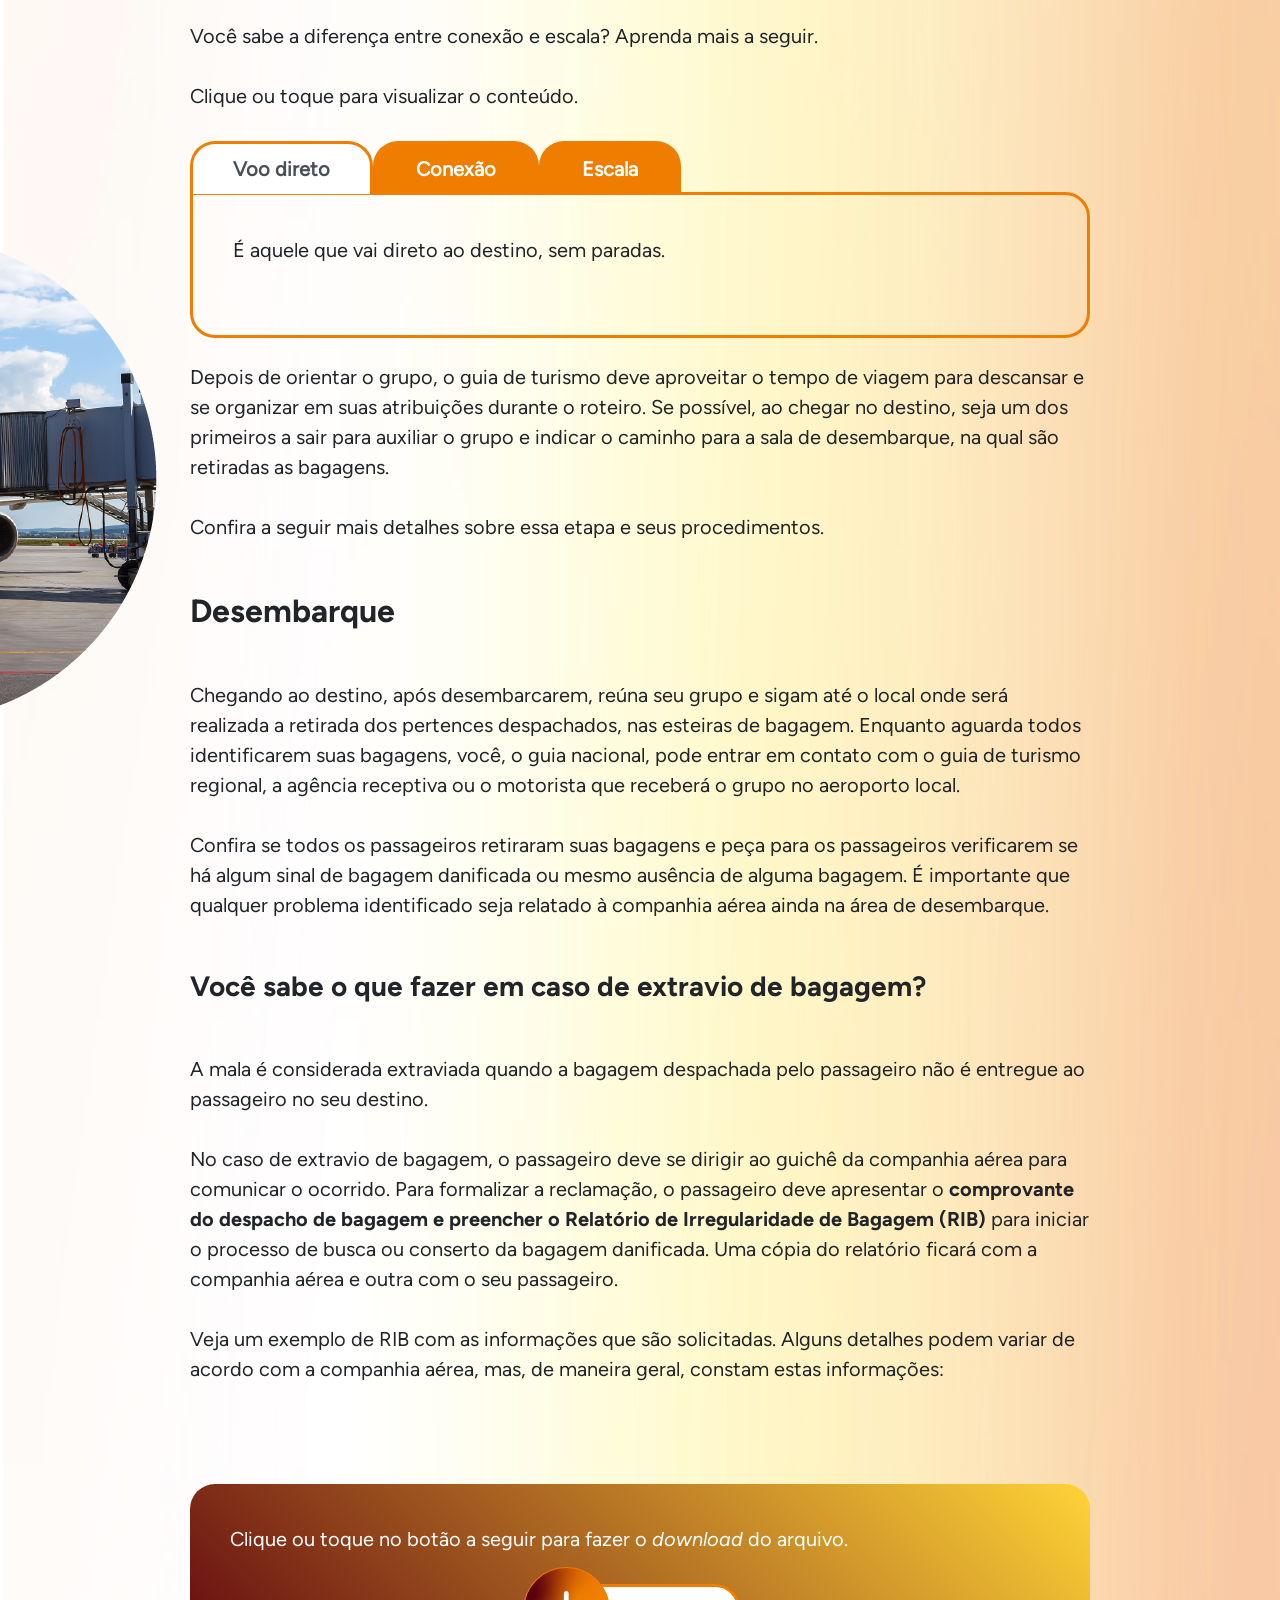
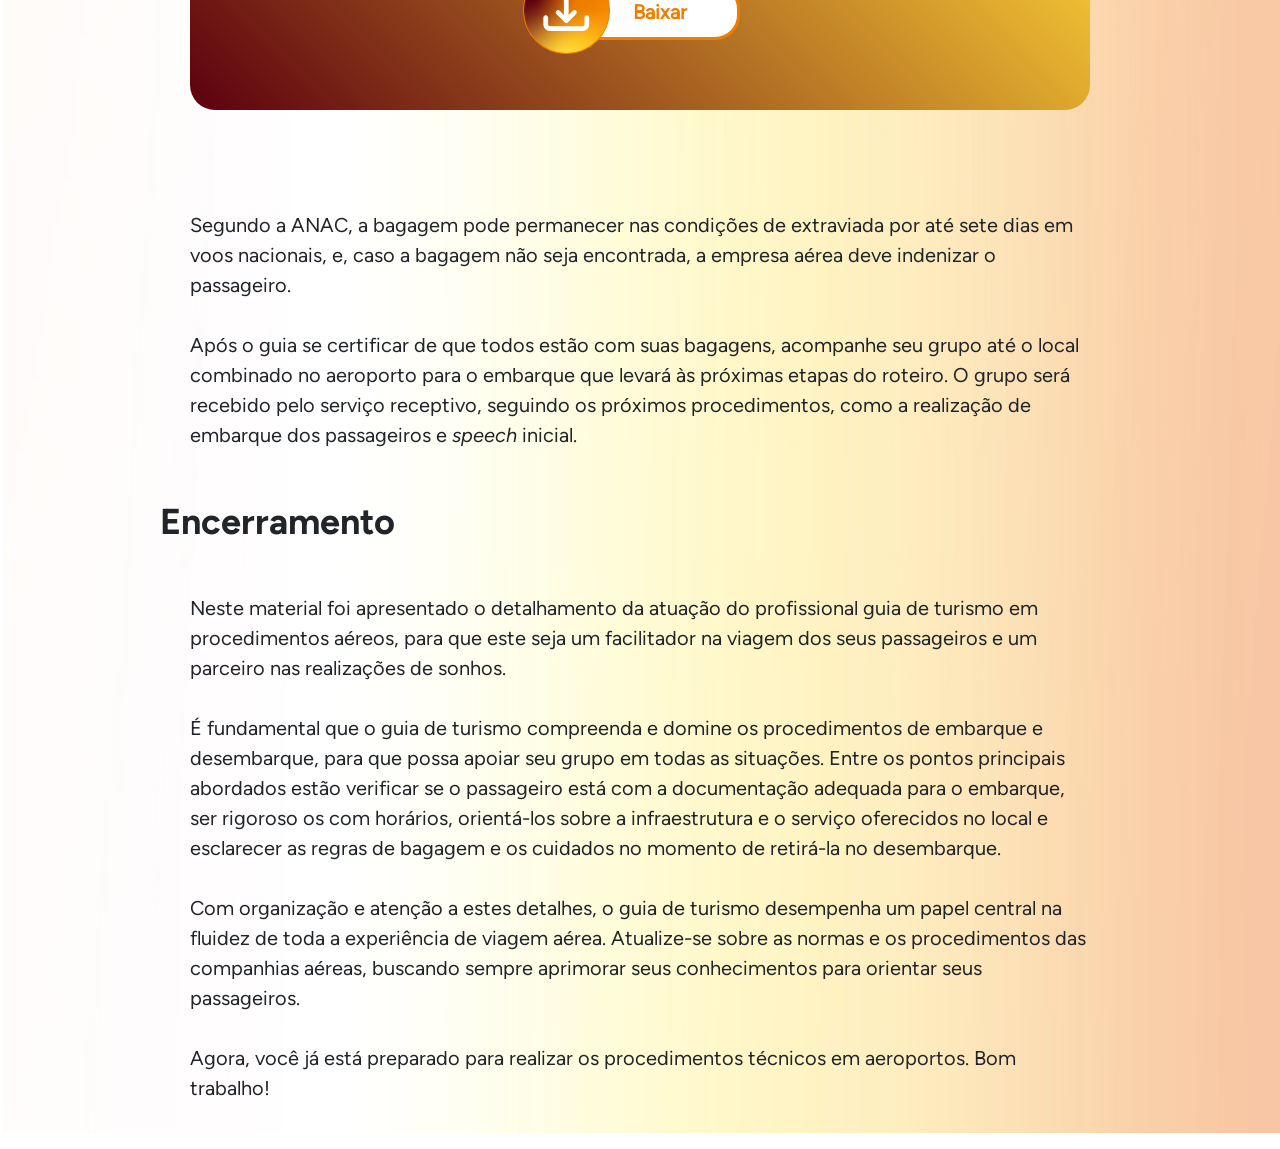
<file: 11_Transporte_aereo_embarque/index.html>
<!doctype html>
<html lang="pt-br">

<head>
    <!-- Inserir o tíutlo do conhecimento na tag title -->
    <title>Transporte aéreo: check-in de embarque, acompanhamento e desembarque </title>
    <!-- Meta tags -->
    <meta charset="utf-8">
    <meta name="viewport" content="width=device-width, initial-scale=1, shrink-to-fit=no">

    <!-- Bootstrap CSS v5.0.2 -->
    <link rel="stylesheet" href="../assets/bootstrap/bootstrap.min.css">
    <link rel="stylesheet" href="../assets/fa/css/all.min.css">
    <!-- Animate.css -->
    <link rel="stylesheet" href="../assets/css/animate.min.css" />
    <!-- hover.css https://ianlunn.github.io/Hover/ -->
    <link rel="stylesheet" href="../assets/css/hover-min.css" />
    <!--Splide - slideshow-->
    <link rel="stylesheet" href="../assets/css/splide.min.css">
    <!-- Preloader -->
    <link rel="stylesheet" href="../assets/css/preloader.css">
    <!-- Áudio customizado -->
    <link rel="stylesheet" href="../assets/css/player.css">
    <link rel="stylesheet" href="../assets/css/preloader.css">
    <!-- Atividade de verdadeiro ou falso -->
    <link rel="stylesheet" href="../assets/atividades/perguntas/perguntas.css">
    <!--Atividade arrasta e solta-->
    <link rel="stylesheet" href="../assets/atividades/arrasta_solta/dragula.css">
    <link rel="stylesheet" href="../assets/atividades/arrasta_solta/game-custom.css">
    <!--Atividade relacionar colunas-->
    <link rel="stylesheet" href="../assets/atividades/relacionar_colunas/relacionar-colunas.css">
    <!--Atividade jogo da memória-->
    <link rel="stylesheet" href="../assets/atividades/jogo_memoria/jogoMemoria.css">
    <!--Atividade jogo da prova-->
    <link rel="stylesheet" href="../assets/atividades/prova/style.css">
    <!-- Estilos do template -->
    <link rel="stylesheet" href="../assets/css/cores.css">
    <link rel="stylesheet" href="../print/print/print.css">
    <link rel="stylesheet" href="../assets/css/template.css">
    <link rel="stylesheet" href="custom.css">

</head>

<body class="bg-claro">
    <!-- Preloader OBRIGATÓRIO -->
    <div class="preloader">
        <div class="anim"></div>
        <p>Aguarde enquanto o conteúdo é carregado.</p>
    </div>
    <!-- Marca d'água OBRIGATÓRIA -->
    <img src="../assets/images/logo_senac_colorido.png" id="marcadaguaLogo">

    <header id="topo">
        <div class="topo-logo">
            <div class="container">
                <h1 id="nome-curso" class="only-print">Técnico em Guia de Turismo</h1>
                <div id="toggleButton" class="btn-tema_pagina no-print" onclick="toggleBackgroundImage()"
                    aria-hidden="true"></div>
            </div>
        </div>
    </header>
    <!--Menu lateral-->
    <button class="bt-hamburguer" type="button" data-bs-toggle="offcanvas" data-bs-target="#offcanvasWithBackdrop"
        aria-controls="offcanvasWithBackdrop">
        <i class="fas fa-bars"></i>
    </button>
    <div class="offcanvas offcanvas-start" tabindex="-1" id="offcanvasWithBackdrop"
        aria-labelledby="offcanvasWithBackdropLabel">
        <div class="offcanvas-header">
            <h5 class="offcanvas-title" id="offcanvasWithBackdropLabel">Técnico em Guia de Turismo</h5>
            <button type="button" class="bt-fecharmenu text-reset" data-bs-dismiss="offcanvas" aria-label="Close">
                <i class="fas fa-times"></i>
            </button>
        </div>
        <nav id="nav-offcanvas" class="offcanvas-body">
            <ul>
                <li><a href="#titulo1">Introdução </a></li>
                <li><a href="#titulo2">Preparação para viagem aérea </a></li>
                <li><a href="#titulo3"><i>Check-in</i> embarque </a></li>
                <li><a href="#titulo4">Acompanhamento </a></li>
                <li><a href="#titulo5">Desembarque </a></li>
                <li><a href="#titulo6">Encerramento </a></li>
            </ul>
        </nav>
    </div>
    <!-- Section principal #booklet OBRIGATÓRIO para funcionamento do print -->
    <section id="booklet">
        <div class="layer-preta no-print"></div>
        <!-- Section .paginas OBRIGATÓRIA para funcionamento da paginação e do print -->
        <section class="paginas">
            <div class="pagina">
                <div class="bloco1">
                    <div class="container">
                        <h2>Transporte aéreo: <i>check-in</i> de embarque, acompanhamento e desembarque </h2>
                        <h3 id="titulo1">Introdução </h3>
                        <p>Os procedimentos técnicos de embarque e desembarque em terminais aéreos começam em sua
                            preparação para a viagem e encerram no destino final. Você, futuro técnico em guia de
                            turismo, será um profissional-chave para os turistas durante esse processo que, muitas
                            vezes, é a porta de entrada para a realização de sonhos dos seus passageiros. </p>
                        <p>O transporte aéreo é um dos modais mais utilizados ao redor do mundo, sendo bastante
                            representativo no turismo receptivo brasileiro e com potencial de crescimento no turismo
                            doméstico. Neste cenário, para garantir uma experiência segura e eficiente para os
                            passageiros, o guia de turismo precisa dominar as etapas do processo de viagem aérea, desde
                            o <i>check-in</i> até o desembarque. </p>
                        <p>Este material abordará os procedimentos e cuidados necessários em cada uma dessas fases, com
                            o objetivo de preparar você para auxiliar os turistas de forma profissional. Você
                            compreenderá as particularidades do procedimento de embarque com atenção especial à
                            documentação exigida e ao fluxo de atendimento até chegar à aeronave. No desembarque, os
                            combinados com o grupo e cuidados com a bagagem são essenciais para orientá-los. Ao final
                            deste conteúdo, você estará apto a conduzir seus passageiros em todas as etapas da viagem
                            aérea, contribuindo para uma experiência tranquila e apoiando seu grupo em situações
                            adversas que poderão surgir. </p>
                    </div>
                </div>
                <div class="container">
                    <h3 id="titulo2">Preparação para viagem aérea </h3>
                    <p>A organização e o conhecimento técnico do guia de turismo neste momento inicial serão essenciais
                        para o bom andamento da viagem. Primeiramente, o seu trabalho envolverá o alinhamento com a
                        agência de viagens referente às informações do roteiro que você executará. Procure esclarecer
                        todas as suas dúvidas e detalhes sobre reservas, horários, documentação, além de revisar todo
                        material de trabalho necessário para o planejamento das atividades. </p>
                    <p>Organize os seus pertences deixando o material que utilizará nos procedimentos de embarque em sua
                        bagagem de mão. Não esqueça de verificar os itens permitidos para esse tipo de bagagem. </p>
                    <p>Vale destacar que existem documentos e equipamentos que serão úteis neste primeiro contato com os
                        passageiros. Confira alguns: </p>
                    <p class="no-print">Clique ou toque para visualizar o conteúdo. </p>
                    <div class="d-none d-sm-block no-print mb-4">
                        <ul class="nav nav-tabs" id="myTab" role="tablist">
                            <li class="nav-item" role="presentation">
                                <button class="nav-link active" id="home-tab" data-bs-toggle="tab"
                                    data-bs-target="#home" type="button" role="tab" aria-controls="home"
                                    aria-selected="true">Pasta do guia </button>
                            </li>
                            <li class="nav-item" role="presentation">
                                <button class="nav-link" id="profile-tab" data-bs-toggle="tab" data-bs-target="#profile"
                                    type="button" role="tab" aria-controls="profile" aria-selected="false">Equipamentos
                                </button>
                            </li>
                        </ul>
                        <div class="tab-content" id="myTabContent">
                            <div class="tab-pane fade show active" id="home" role="tabpanel" aria-labelledby="home-tab">
                                <p>É a pasta com a documentação para viagem aérea e demais fases do roteiro
                                    (<i>e-tickets</i>, plano de voo, lista de passageiros, roteiro detalhado, contato
                                    dos fornecedores). </p>
                            </div>
                            <div class="tab-pane fade" id="profile" role="tabpanel" aria-labelledby="profile-tab">
                                <p>Referem-se a crachá do guia, prancheta, caneta, placa da agência, uniforme ou roupa
                                    discreta e mochila com os demais materiais de trabalho (água, itens de higiene
                                    pessoal, <i>power bank</i>, uma muda de roupas extra em caso de extravio da bagagem
                                    do guia). </p>
                            </div>
                        </div>
                    </div>
                    <div class="d-block d-sm-none print">
                        <div class="accordion" id="accordion2">
                            <div class="accordion-item">
                                <h2 class="accordion-header" id="heading1">
                                    <button class="accordion-button collapsed" type="button" data-bs-toggle="collapse"
                                        data-bs-target="#collapse1" aria-expanded="false" aria-controls="collapse1">
                                        Pasta do guia
                                    </button>
                                </h2>
                                <div id="collapse1" class="accordion-collapse collapse" aria-labelledby="heading1"
                                    data-bs-parent="#accordion2">
                                    <div class="accordion-body">
                                        <p>Referem-se a crachá do guia, prancheta, caneta, placa da agência, uniforme ou
                                            roupa discreta e mochila com os demais materiais de trabalho (água, itens de
                                            higiene pessoal, <i>power bank</i>, uma muda de roupas extra em caso de
                                            extravio da bagagem do guia). </p>
                                    </div>
                                </div>
                            </div>
                            <div class="accordion-item">
                                <h2 class="accordion-header" id="heading2">
                                    <button class="accordion-button collapsed" type="button" data-bs-toggle="collapse"
                                        data-bs-target="#collapse2" aria-expanded="false" aria-controls="collapse2">
                                        Equipamentos
                                    </button>
                                </h2>
                                <div id="collapse2" class="accordion-collapse collapse" aria-labelledby="heading2"
                                    data-bs-parent="#accordion2">
                                    <div class="accordion-body">
                                        <p>É a pasta com a documentação para viagem aérea e demais fases do roteiro
                                            (<i>e-tickets</i>, plano de voo, lista de passageiros, roteiro detalhado,
                                            contato dos fornecedores). </p>
                                    </div>
                                </div>
                            </div>
                        </div>
                    </div>
                    <p class="mt-5 mt0print">Outro aspecto importante é saber antecipadamente o que o aeroporto oferece
                        em termos de infraestrutura e quais autoridades podem ser encontradas no local. </p>
                    <p>Clique ou toque sobre a tela para assistir ao vídeo. </p>
                    <div class="ratio ratio-16x9 my-5">
                        <iframe src="https://beyond.spalla.io/player/?video=01984344-5d87-7ad7-9792-0814e1211775"
                            title="YouTube video player" frameborder="0"
                            allow="accelerometer; autoplay; clipboard-write; encrypted-media; gyroscope; picture-in-picture; web-share"
                            allowfullscreen></iframe>
                    </div>
                    <p>Clique ou toque sobre a tela para assistir ao vídeo. </p>
                    <div class="ratio ratio-16x9 my-5">
                        <iframe src="https://beyond.spalla.io/player/?video=01984344-5d84-7ad5-8792-178fc3aed47e"
                            title="YouTube video player" frameborder="0"
                            allow="accelerometer; autoplay; clipboard-write; encrypted-media; gyroscope; picture-in-picture; web-share"
                            allowfullscreen></iframe>
                    </div>
                    <p>
                        Chegue antes do horário combinado com seus passageiros para fazer este reconhecimento, assim,
                        você se prepara para orientar o seu grupo, que poderá precisar desses serviços com agilidade e
                        presteza. Em geral, a infraestrutura de aeroportos é composta de:
                    </p>
                    <ul class="marcador-padrao">

                        <img src="img/imglateral_01.png" class="float-left d-none d-xl-block no-print" alt="">
                        <li>Balcões de <i>check-in</i> das companhias aéreas </li>
                        <li>Salas de embarque e desembarque </li>
                        <li>Setor de raio X de pessoas e bagagens de mão </li>
                        <li>Estabelecimentos de alimentação e lojas diversas </li>
                        <li>Toaletes </li>
                        <li>Serviços das companhias aéreas (acompanhamento de idosos, assistência a pessoas com
                            deficiência ou a crianças desacompanhadas) </li>
                        <li>Agência Nacional da Aviação Civil (ANAC): autoridade responsável por solucionar problemas no
                            perímetro aeroportuário </li>
                        <li>Agência Nacional da Vigilância Sanitária (Anvisa): responsável pela proteção da saúde da
                            população, por meio do controle de produtos e serviços de origem animal e vegetal, prevenção
                            e controle de doenças e questões relacionadas a vacinas </li>
                        <li>Juizado especial e de menores: responsável por garantir a proteção dos direitos da criança e
                            de todos os passageiros em situações de viagem </li>
                        <li>Polícia Federal, imigração e alfândega (apenas em aeroportos internacionais) </li>
                    </ul>
                    <p>Verifique também os documentos válidos para embarque dos passageiros. É indicado sempre consultar
                        no portal da ANAC a documentação atualizada para viagem aérea. É responsabilidade do guia de
                        turismo certificar-se de que todos os passageiros portem documentos para fins de comprovação de
                        identidade em viagens, inclusive os acompanhantes, especialmente os menores de idade. Observe em
                        sua lista de passageiros se há menores no grupo e já sinalize isso em seu controle, pois exigirá
                        uma atenção especial na documentação necessária. </p>
                    <p>Confira a seguir quais documentos são aceitos de acordo com a ANAC (Brasil, [s. d.]) em viagem
                        nacional (voos domésticos): </p>
                    <p class="no-print">Clique ou toque para visualizar o conteúdo. </p>
                    <div class="row justify-content-center no-print">
                        <button type="button" class="botao check hvr-grow-shadow painel_clicavel_bt01"
                            data-bs-toggle="modal" data-bs-target="#modal1"
                            aria-label="Brasileiros a partir de 16 anos"><span>Brasileiros a partir de 16 anos</span>

                        </button>
                        <button type="button" class="botao check hvr-grow-shadow painel_clicavel_bt02"
                            data-bs-toggle="modal" data-bs-target="#modal2"
                            aria-label="Crianças brasileiras"><span>Crianças brasileiras</span>

                        </button>
                        <button type="button" class="botao check hvr-grow-shadow painel_clicavel_bt03"
                            data-bs-toggle="modal" data-bs-target="#modal3"
                            aria-label="Adolescentes brasileiros"><span>Adolescentes brasileiros</span>

                        </button>
                    </div>
                    <div class="row justify-content-center container-painel1 no-print">
                        <button type="button" class="botao check hvr-grow-shadow painel_clicavel_bt04"
                            data-bs-toggle="modal" data-bs-target="#modal4"
                            aria-label="Estrangeiros"><span>Estrangeiros</span>

                        </button>
                        <button type="button" class="botao check hvr-grow-shadow painel_clicavel_bt05"
                            data-bs-toggle="modal" data-bs-target="#modal5"
                            aria-label="Documentos de identificação digitais/eletrônicos"><span>Documentos de
                                identificação digitais/eletrônicos</span>

                        </button>

                    </div>

                    <!-- Modal grande -->
                    <div class="modal fade" id="modal1" tabindex="-1" aria-labelledby="exampleModalLabel"
                        aria-hidden="true">
                        <div class="modal-dialog modal-xl">
                            <div class="modal-content">
                                <div class="modal-header">
                                    <h5 class="modal-title" id="exampleModalLabel">Brasileiros a partir de 16 anos </h5>
                                    <button type="button" class="btn-close" data-bs-dismiss="modal"
                                        aria-label="Close"></button>
                                </div>
                                <div class="modal-body">
                                    <div class="container">
                                        <p>Para este público é necessário documento de identificação civil com foto, fé
                                            pública e validade em todo o território brasileiro, por exemplo: </p>
                                        <ul class="marcador-padrao">
                                            <li>Carteira de Identidade civil (RG) </li>
                                            <li>Carteira Nacional de Habilitação (CNH) </li>
                                            <li>Carteira de Trabalho e Previdência Social (CTPS) ou </li>
                                            <li>Cópia autenticada em cartório dos documentos acima ou </li>
                                            <li>Boletim de ocorrência em casos de furto, roubo ou extravio do documento
                                            </li>
                                        </ul>
                                    </div>
                                    <div class="modal-footer">
                                        <button type="button" class="botao hvr-grow-shadow"
                                            data-bs-dismiss="modal">Fechar</button>
                                    </div>
                                </div>
                            </div>
                        </div>
                    </div>
                    <div class="modal fade" id="modal2" tabindex="-1" aria-labelledby="exampleModalLabel2"
                        aria-hidden="true">
                        <div class="modal-dialog modal-xl">
                            <div class="modal-content">
                                <div class="modal-header">
                                    <h5 class="modal-title" id="exampleModalLabel2">Crianças brasileiras</h5>
                                    <button type="button" class="btn-close" data-bs-dismiss="modal"
                                        aria-label="Close"></button>
                                </div>
                                <div class="modal-body">
                                    <div class="container">
                                        <p>
                                            Para crianças acompanhadas dos pais ou responsáveis (tutor, guardião) são
                                            necessários:
                                        </p>
                                        <ul class="marcador-padrao">
                                            <li>Certidão de nascimento (original ou cópia autenticada) ou </li>
                                            <li>Documento de identificação civil com foto (como RG ou passaporte) e
                                            </li>
                                            <li>Documento que comprove a filiação ou vínculo com o responsável </li>
                                        </ul>
                                        <p>
                                            Para crianças acompanhadas dos avós ou parentes maiores de 18 anos até
                                            terceiro grau (irmãos e tios) são necessários:
                                        </p>
                                        <ul class="marcador-padrao">
                                            <li>Certidão de nascimento (original ou cópia autenticada) ou </li>
                                            <li>Documento de identificação civil com foto (como RG ou passaporte) e
                                            </li>
                                            <li>Documento que comprove o parentesco </li>
                                        </ul>
                                        <p>
                                            Para crianças desacompanhadas ou acompanhadas de pessoa maior de 18 anos
                                            autorizada pelos pais ou responsáveis são necessários:
                                        </p>
                                        <ul class="marcador-padrao">
                                            <li>Certidão de nascimento (original ou cópia autenticada) ou </li>
                                            <li>Documento de identificação civil com foto (como RG ou passaporte) e
                                            </li>
                                            <li>Autorização de viagem (judicial ou extrajudicial, neste último caso,
                                                feita por escrito por pai, mãe ou responsável, com firma reconhecida em
                                                cartório). Pode ser utilizada também a autorização eletrônica de viagem.
                                            </li>
                                        </ul>
                                        <p>Quando o menor de 16 anos apresentar passaporte válido com autorização
                                            expressa para viajar desacompanhado para o exterior, a autorização de viagem
                                            será dispensada. </p>
                                        <p class="no-print">Observe um exemplo de autorização de viagem.</p>
                                        <p class="only-print"><strong>Atenção: para imprimir o arquivo Autorização de
                                                viagem para menores de idade, acesse a tela inicial do curso e clique no
                                                botão de impressão.</strong> </p>
                                        <div class="">
                                            <div class="destaque gradiente no-print">
                                                <p>Clique ou toque no botão a seguir para fazer o <i>download</i> do
                                                    arquivo. </p>

                                                <a role="button" class="botao bt-download hvr-grow-shadow"
                                                    href="../03_procedimentos_rodoviario/img/img7.jpg" target="_blank">
                                                    Baixar
                                                </a>
                                            </div>
                                        </div>

                                    </div>
                                    <div class="modal-footer">
                                        <button type="button" class="botao hvr-grow-shadow"
                                            data-bs-dismiss="modal">Fechar</button>
                                    </div>
                                </div>
                            </div>
                        </div>
                    </div>
                    <div class="modal fade" id="modal3" tabindex="-1" aria-labelledby="exampleModalLabel3"
                        aria-hidden="true">
                        <div class="modal-dialog modal-xl">
                            <div class="modal-content">
                                <div class="modal-header">
                                    <h5 class="modal-title" id="exampleModalLabel3">Adolescentes brasileiros</h5>
                                    <button type="button" class="btn-close" data-bs-dismiss="modal"
                                        aria-label="Close"></button>
                                </div>
                                <div class="modal-body">
                                    <div class="container">
                                        </p>Para adolescentes acompanhados dos pais ou responsáveis (tutor, guardião)
                                        são necessários: </p>

                                        <ul class="marcador-padrao">
                                            <li>Documento de identificação civil com foto (como RG ou passaporte) e
                                            </li>
                                            <li>Documento que comprove a filiação ou vínculo com o responsável </li>
                                        </ul>
                                        <p>Para adolescentes acompanhados dos avós ou parentes maiores de 18 anos até
                                            terceiro grau (irmãos e tios) são necessários: </p>

                                        <ul class="marcador-padrao">
                                            <li>Documento de identificação civil com foto (como RG ou passaporte), com
                                                fé pública e validade em todo o território brasileiro e </li>
                                            <li>Documento que comprove o parentesco </li>
                                        </ul>
                                        <p>Para adolescentes desacompanhados ou acompanhados de pessoa maior de 18 anos
                                            autorizada pelos pais ou responsáveis são necessários: </p>

                                        <ul class="marcador-padrao">
                                            <li>Documento de identificação civil com foto (como RG ou passaporte), com
                                                fé pública e validade em todo o território brasileiro; e </li>
                                            <li>Autorização de viagem (judicial ou extrajudicial, neste último caso,
                                                feita por escrito por pai, mãe ou responsável, com firma reconhecida em
                                                cartório). Pode ser utilizada também a autorização eletrônica de viagem.
                                            </li>

                                        </ul>
                                        <p>
                                            Quando o menor de 16 anos apresentar passaporte válido com autorização
                                            expressa para viajar desacompanhado para o exterior, a autorização de viagem
                                            será dispensada.
                                        </p>
                                    </div>
                                    <div class="modal-footer">
                                        <button type="button" class="botao hvr-grow-shadow"
                                            data-bs-dismiss="modal">Fechar</button>
                                    </div>
                                </div>
                            </div>
                        </div>
                    </div>
                    <div class="modal fade" id="modal4" tabindex="-1" aria-labelledby="exampleModalLabel4"
                        aria-hidden="true">
                        <div class="modal-dialog modal-xl">
                            <div class="modal-content">
                                <div class="modal-header">
                                    <h5 class="modal-title" id="exampleModalLabel4">Estrangeiros </h5>
                                    <button type="button" class="btn-close" data-bs-dismiss="modal"
                                        aria-label="Close"></button>
                                </div>
                                <div class="modal-body">
                                    <div class="container">
                                        <p>Para embarque em voos domésticos, estrangeiros de qualquer idade devem
                                            apresentar um dos documentos com foto listados a seguir: </p>

                                        <ul class="marcador-padrao">
                                            <li>Passaporte </li>
                                            <li>Carteira de Registro Nacional Migratório (CRNM) </li>
                                            <li>Cédula de Identidade de Estrangeiro (CIE) </li>
                                            <li>Registro Nacional Migratório (RNM), antigo Registro Nacional de
                                                Estrangeiros (RNE) </li>
                                            <li>Identidade diplomática/consular </li>
                                            <li>Carteira de Identidade civil (RG) para cidadãos de Argentina, Uruguai,
                                                Paraguai, Bolívia, Chile, Peru, Equador, Colômbia e Venezuela </li>
                                            <li>Outro documento legal de viagem, conforme o Decreto nº 5.978/2006, outra
                                                documentação aceita pela Polícia Federal ou pelo Ministério da Justiça
                                                do Brasil, ou prevista em acordos internacionais firmados pelo Brasil
                                            </li>
                                        </ul>
                                    </div>
                                    <div class="modal-footer">
                                        <button type="button" class="botao hvr-grow-shadow"
                                            data-bs-dismiss="modal">Fechar</button>
                                    </div>
                                </div>
                            </div>
                        </div>
                    </div>
                    <div class="modal fade" id="modal5" tabindex="-1" aria-labelledby="exampleModalLabel5"
                        aria-hidden="true">
                        <div class="modal-dialog modal-xl">
                            <div class="modal-content">
                                <div class="modal-header">
                                    <h5 class="modal-title" id="exampleModalLabel5">Documentos de identificação
                                        digitais/eletrônicos </h5>
                                    <button type="button" class="btn-close" data-bs-dismiss="modal"
                                        aria-label="Close"></button>
                                </div>
                                <div class="modal-body">
                                    <div class="container">
                                        <ul class="marcador-padrao">
                                            <li>Documento Nacional de Identidade (DNI) </li>
                                            <li>Carteira Nacional de Habilitação (CNH-e) </li>
                                            <li>E-título </li>
                                        </ul>
                                        <p>Atenção: para que esses documentos possam ser aceitos, além de fé pública e
                                            validade em todo território nacional, deverão conter foto que permita a
                                            identificação do passageiro. É igualmente importante salientar ao passageiro
                                            sobre o cuidado em manter o celular ou dispositivo móvel com bateria durante
                                            toda viagem, se possível ter bateria extra para imprevistos. </p>

                                    </div>
                                    <div class="modal-footer">
                                        <button type="button" class="botao hvr-grow-shadow"
                                            data-bs-dismiss="modal">Fechar</button>
                                    </div>
                                </div>
                            </div>
                        </div>
                    </div>
                    <p>
                        Agora que você já tem conhecimento dos seus preparativos para o trabalho e reconhece os
                        documentos exigidos para o embarque, chegou o momento de receber seus passageiros.
                    </p>
                    <h3 id="titulo3"><i>Check-in</i> para embarque </h3>
                    <p>O <i>check-in</i> para o embarque aéreo envolve o processo de identificação do passageiro e
                        despacho de bagagem, raio x das pessoas e bagagens de mão, além do fluxo de embarque. Devido aos
                        procedimentos técnicos em terminais aéreos, o profissional deverá chegar com a antecedência ao
                        local indicado para embarque, e, caso o voo já esteja disponível, faça o seu próprio
                        <i>check-in</i>. Assim, você já despacha sua bagagem, emite seu cartão de embarque e fica
                        disponível para focar em suas responsabilidades com a chegada do grupo.
                    </p>

                    <div class="destaque gradiente icone dica">
                        <p>Verifique com a companhia aérea se é possível realizar o <i>check-in</i> dos seus passageiros
                            no mesmo balcão. Dependendo da companhia aérea, é possível fazer essa flexibilização, que
                            trará mais exclusividade e segurança para acompanhar o <i>check-in</i> dos seus passageiros.
                        </p>
                    </div>
                    <p>Segundo a recomendação da ANAC, os passageiros devem chegar com <strong>2 horas</strong> de
                        antecedência para embarques nacionais, lembrando que o guia de turismo deve estar no local antes
                        desse horário. </p>
                    <p>Aguarde seus passageiros conforme local previamente combinado e com boa visibilidade para que
                        possam localizar você. Esteja com seu material de trabalho e sua lista de passageiros para fazer
                        a conferência da documentação necessária para o embarque. À medida que os turistas chegam, já
                        faça o primeiro contato dando boas-vindas, apresentando-se cordialmente em nome da agência e
                        solicitando o documento de identificação para validação. Não deixe esse processo para depois,
                        mesmo que tenha bastante tempo disponível até o embarque. Eventualmente, em caso de divergências
                        na documentação apresentada ou qualquer adversidade que precise gerir, ainda haverá tempo hábil
                        para tomar providências. </p>
                    <p>No exemplo a seguir, você pode ver o guia de turismo aguardando o grupo para embarque em local
                        visível, portando seu crachá de identificação, vestindo roupas discretas e segurando uma placa
                        da agência para auxiliar o grupo na sua identificação. </p>
                    <img src="img/perso_placa_mala.png" class="mx-auto d-block" style="width: 200px;" alt="">
                    <h4>Mas o que o guia de turismo deve fazer no momento da recepção do grupo no aeroporto? </h4>
                    <p>Agora que o grupo já o localizou e você já fez o primeiro contato identificando seus passageiros,
                        oriente esse grupo dos procedimentos de <i>check-in</i> e das regras de bagagem. Traga as
                        informações sobre a infraestrutura do aeroporto, o voo e os horários. </p>
                    <p>Os passageiros devem ter em mãos seu documento de identificação e bagagem para fazer
                        <i>check-in</i>. Lembre-se de que esse fluxo pode acontecer de algumas formas:
                    </p>
                    <ul class="marcador-seta">
                        <li><i>Check-in</i> individual em qualquer um dos balcões da companhia aérea </li>
                        <li><i>Check-in on-line</i> antecipado pelo aplicativo da companhia aérea </li>
                        <li><i>Check-in</i> individual em balcão exclusivo previamente combinado com a companhia, no
                            qual você consegue acompanhar cada um dos seus passageiros </li>
                        <li><i>Check-in</i> individual nos totens de autoatendimento da companhia aérea (neste caso,
                            você fica à disposição caso alguém precise de ajuda para realizar este processo) </li>
                    </ul>
                    <figure class="my-5">
                        <img src="img/img_02.jpg" class="img-fluid mx-auto p-2 mb-3 d-none d-md-block radius print"
                            alt="Fotografia de uma área de autoatendimento em um aeroporto para realização do check-in. Há dois totens de autoatendimento, ambos com telas interativas exibindo o logotipo da companhia aérea GOL. ">
                        <a href="img/img_02.jpg" target="_blank" class="img-zoom d-block d-md-none no-print">
                            <img src="img/img_02.jpg" class="img-fluid mx-auto p-2 mb-3 radius"
                                alt="Fotografia de uma área de autoatendimento em um aeroporto para realização do check-in. Há dois totens de autoatendimento, ambos com telas interativas exibindo o logotipo da companhia aérea GOL. ">
                        </a>
                        <figcaption class="figure-caption text-center">Terminal de autoatedimento <br>
                            Fonte: Falando de Viagem (2018) </figcaption>
                    </figure>
                    <ul class="marcador-seta">
                        <li><i>Check-in</i> em grupo quando a reserva tem um único “localizador”. Isso é mais comum para
                            grandes grupos. O guia de turismo pode realizar o processo de <i>check-in</i> e emissão dos
                            cartões de embarque. Nesse caso, a atenção deve ser redobrada, pois o guia fica responsável
                            por recolher os documentos de todos os passageiros e, com o bilhete aéreo (ou
                            <i>e-tickets</i>), faz a emissão dos cartões de embarque junto à companhia para distribuir
                            posteriormente para cada integrante do seu grupo. No caso de passageiros que tenham bagagem
                            para despachar, eles podem entrar na fila exclusiva para esta finalidade.
                        </li>
                    </ul>
                    <p>
                        As regras de bagagens costumam ser similares entre as companhias aéreas, com orientações
                        específicas para bagagem de mão e bagagem despachada. É recomendado que o guia de turismo
                        <strong>verifique antecipadamente</strong> com a empresa aérea contratada esses detalhes, pois
                        sempre surgem dúvidas dos passageiros. Geralmente, as diretrizes para voo nacional estão em
                        conformidade com a ANAC. Observe:
                    </p>
                    <p class="no-print">Clique ou toque para visualizar o conteúdo. </p>

                    <div class="row justify-content-center container-painel2 no-print">
                        <button type="button" class="botao check hvr-grow-shadow painel_clicavel_bt06"
                            data-bs-toggle="modal" data-bs-target="#modal6" aria-label="Bagagem de mão"> <span>Bagagem
                                de mão </span>
                        </button>
                        <button type="button" class="botao check hvr-grow-shadow painel_clicavel_bt07"
                            data-bs-toggle="modal" data-bs-target="#modal7"
                            aria-label="Bagagem despachada"><span>Bagagem despachada </span>
                        </button>
                    </div>
                    <!-- Modal grande -->
                    <div class="modal fade" id="modal6" tabindex="-1" aria-labelledby="exampleModalLabel"
                        aria-hidden="true">
                        <div class="modal-dialog modal-xl">
                            <div class="modal-content">
                                <div class="modal-header">
                                    <h5 class="modal-title" id="exampleModalLabel">Bagagem de mão </h5>
                                    <button type="button" class="btn-close" data-bs-dismiss="modal"
                                        aria-label="Close"></button>
                                </div>
                                <div class="modal-body">
                                    <div class="container">
                                        <p>
                                            Não tem custos adicionais, desde que seu peso total não exceda 5 kg e a soma
                                            das dimensões da bagagem tenha até 115 cm. Não é permitido transportar
                                            objetos cortantes ou líquidos na bagagem de mão. É recomendado carregar
                                            itens de valor, documentos pessoais, materiais de higiene pessoal e
                                            medicamentos (com bula e embalagem original) nesta bagagem.
                                        </p>
                                        <p>Confira os itens que podem ser transportados na bagagem de mão: </p>
                                        <p class="no-print">Clique ou toque para visualizar o conteúdo. </p>
                                        <div class="accordion" id="accordionExample">
                                            <div class="accordion-item">
                                                <h2 class="accordion-header no-print" id="headingOne">
                                                    <button class="accordion-button collapsed" type="button"
                                                        data-bs-toggle="collapse" data-bs-target="#collapseOne"
                                                        aria-expanded="false" aria-controls="collapseOne">
                                                        Pode levar
                                                    </button>
                                                </h2>
                                                <div id="collapseOne" class="accordion-collapse collapse"
                                                    aria-labelledby="headingOne" data-bs-parent="#accordionExample">
                                                    <div class="accordion-body">
                                                        <h4 class="sr-only print">Pode levar </h4>
                                                        <ul class="marcador-check">
                                                            <li>Aparelhos eletrônicos (celular, <i>notebook</i>) </li>
                                                            <li>Alimentos (biscoitos, barras de cereal, chocolates,
                                                                <i>snacks</i>)
                                                            </li>
                                                            <li>Roupas, livros, calçados </li>
                                                            <li>Guarda-chuvas pequenos (sem pontas) </li>
                                                            <li>Medicamentos na embalagem original (alguns tipos podem
                                                                precisar de autorização médica) </li>
                                                            <li>Itens de higiene pessoal (líquidos em recipientes de até
                                                                300 ml somando no máximo 1,2 l no total) </li>
                                                            <li>Frascos de perfume de até 50 ml </li>
                                                        </ul>
                                                    </div>
                                                </div>
                                            </div>
                                            <div class="accordion-item">
                                                <h2 class="accordion-header no-print" id="headingTwo">
                                                    <button class="accordion-button collapsed" type="button"
                                                        data-bs-toggle="collapse" data-bs-target="#collapseTwo"
                                                        aria-expanded="false" aria-controls="collapseTwo">
                                                        Não pode levar
                                                    </button>
                                                </h2>
                                                <div id="collapseTwo" class="accordion-collapse collapse"
                                                    aria-labelledby="headingTwo" data-bs-parent="#accordionExample">
                                                    <div class="accordion-body">
                                                        <h4 class="sr-only print">Não pode levar</h4>
                                                        <ul class="marcador-check">
                                                            <li>Objetos cortantes ou pontiagudos (lâminas de barbear,
                                                                garfos, tesouras, alicates de unha grande) </li>
                                                            <li>Líquidos inflamatórios, armas de fogo e munições </li>
                                                            <li>Substâncias perigosas (produtos de limpeza, solventes,
                                                                termômetro com mercúrio) </li>
                                                            <li>Produtos que excedam o limite quantitativo total </li>
                                                        </ul>
                                                    </div>
                                                </div>
                                            </div>
                                        </div>
                                        <p><strong>Atenção</strong>: existe uma lista exemplificada com os itens que
                                            podem ser transportados na bagagem de mão e despachada. Encontre essas
                                            especificações no <i>site</i> da ANAC pesquisando “o que posso
                                            transportar?”. É importante ressaltar que algumas companhias podem ser mais
                                            restritivas; a decisão final sobre o que pode ser transportado é da empresa
                                            aérea que está em contato direto com o objeto. Portanto, vale consultar
                                            também o <i>site</i> da companhia contratada, pois alguns itens poderão ter
                                            restrições específicas. </p>


                                    </div>
                                    <div class="modal-footer">
                                        <button type="button" class="botao hvr-grow-shadow"
                                            data-bs-dismiss="modal">Fechar</button>
                                    </div>
                                </div>
                            </div>
                        </div>
                    </div>
                    <div class="modal fade" id="modal7" tabindex="-1" aria-labelledby="exampleModalLabel2"
                        aria-hidden="true">
                        <div class="modal-dialog modal-xl">
                            <div class="modal-content">
                                <div class="modal-header">
                                    <h5 class="modal-title" id="exampleModalLabel2">Bagagem despachada </h5>
                                    <button type="button" class="btn-close" data-bs-dismiss="modal"
                                        aria-label="Close"></button>
                                </div>
                                <div class="modal-body">
                                    <div class="container">
                                        <p>
                                            Na bagagem despachada há custos adicionais que podem variar. A primeira mala
                                            custa atualmente em média R$ 200 sendo até 23 kg, peso que pode ser
                                            distribuído em mais de um volume. Uma dica valiosa é tirar fotos da mala e
                                            identificar a bagagem despachada também por dentro. Caso a etiqueta se
                                            rompa, é comum abrirem a bagagem para descobrir quem é o proprietário.
                                            Fotografar a mala poderá agilizar eventuais problemas com extravio. Alguns
                                            aeroportos já oferecem o serviço de despacho automático de bagagem, no qual
                                            o próprio passageiro faz a pesagem e despacha suas bagagens. Oriente seus
                                            passageiros para que tenham cuidado no momento de etiquetar as bagagens e
                                            guardem o recibo de despacho.
                                        </p>
                                        <figure class="my-5">
                                            <img src="img/img_03.jpg"
                                                class="img-fluid mx-auto p-2 mb-3 d-none d-md-block radius print"
                                                alt="Fotografia de um sistema de despacho automatizado de bagagem da companhia GOL em um aeroporto. Há também um scanner de código de barras localizado na frente da máquina, para escanear documentos. O ambiente é de um saguão de aeroporto, com passageiros ao fundo. ">
                                            <a href="img/img_03.jpg" target="_blank"
                                                class="img-zoom d-block d-md-none no-print">
                                                <img src="img/img_03.jpg" class="img-fluid mx-auto p-2 mb-3 radius"
                                                    alt="Fotografia de um sistema de despacho automatizado de bagagem da companhia GOL em um aeroporto. Há também um scanner de código de barras localizado na frente da máquina, para escanear documentos. O ambiente é de um saguão de aeroporto, com passageiros ao fundo. ">
                                            </a>
                                            <figcaption class="figure-caption text-center">Despacho automático de
                                                bagagem <br>
                                                Fonte: Falando de Viagem (2018) </figcaption>
                                        </figure>


                                    </div>
                                    <div class="modal-footer">
                                        <button type="button" class="botao hvr-grow-shadow"
                                            data-bs-dismiss="modal">Fechar</button>
                                    </div>
                                </div>
                            </div>
                        </div>
                    </div>
                    <p>Independentemente da forma de <i>check-in</i>, é essencial que você esteja de prontidão para
                        apoiar seus passageiros e esclarecer dúvidas que surjam. Após todos terem efetuado o seu
                        <i>check-in</i> e encaminhado suas bagagens, reúna seu grupo para leitura dos cartões de
                        embarque e conferência das informações, orientando-o sobre os próximos passos.
                    </p>
                    </p>Confira a seguir um exemplo do cartão de embarque (que pode ser digital ou impresso), documento
                    que dará acesso à sala de embarque e à aeronave, juntamente com o documento de identificação do
                    passageiro. Mostre seu cartão de embarque e explique cada item de forma clara e objetiva. </p>

                    <figure class="my-5">
                        <img src="img/img_04.jpg"
                            class="img-fluid mx-auto p-2 mb-3 d-none d-md-block radius print img100porcento"
                            alt="Cartão de embarque da companhia aérea GOL. Ele confirma que o check-in foi realizado com sucesso para um voo com origem em Campo Grande e destino em São Paulo. Outras informações do cartão: nome do passageiro: Ana Julia Costa; data da viagem: 26 de maio de 2022; horário de partida: 18h35; horário de chegada: 21h25; número do voo: 1499; assento: 1A (classe GOL Conforto); portão de embarque: C02; terminal: 1; Aeronave: Boeing 737-MAX. ">
                        <a href="img/img_04.jpg" target="_blank" class="img-zoom d-block d-md-none no-print">
                            <img src="img/img_04.jpg" class="img-fluid mx-auto p-2 mb-3 radius"
                                alt="Cartão de embarque da companhia aérea GOL. Ele confirma que o check-in foi realizado com sucesso para um voo com origem em Campo Grande e destino em São Paulo. Outras informações do cartão: nome do passageiro: Ana Julia Costa; data da viagem: 26 de maio de 2022; horário de partida: 18h35; horário de chegada: 21h25; número do voo: 1499; assento: 1A (classe GOL Conforto); portão de embarque: C02; terminal: 1; Aeronave: Boeing 737-MAX. ">
                        </a>
                        <figcaption class="figure-caption text-center">Cartão de embarque <br>
                            Fonte: adaptado de GOL Linhas Aéreas (s. d.) </figcaption>
                    </figure>
                    <p>Após ler o cartão de embarque, se ainda houver tempo livre, reforce o horário combinado para
                        ingresso na sala de embarque de acordo com o tempo especificado no cartão e libere seu grupo
                        para ficar à vontade nas dependências do aeroporto, fazer compras, alimentar-se, ir ao toalete
                        etc. Antes de liberá-los, mostre onde fica a <strong>sala de embarque</strong>. </p>
                    <p>Aproximando o horário para ingressar na sala de embarque, direcione-se para o local e aguarde
                        todos os seus passageiros. O guia de turismo deve ser o último a entrar na sala de embarque, mas
                        sem ultrapassar o limite de tempo combinado com todos. </p>
                    <p>Para acessar a sala de embarque em voo nacional, todos deverão passar pelos agentes de segurança
                        que fazem o controle do raio X. Esse sistema facilita a inspeção de todos os conteúdos que não
                        foram despachados (bagagens de mão, itens pessoais) e também das pessoas, garantindo a segurança
                        dos passageiros. Caso haja algum objeto suspeito, pode ocorrer uma revisão manual da bagagem por
                        um agente do aeroporto, o que é um procedimento padrão. Vale reforçar com os passageiros neste
                        momento os itens que precisarão ser retirados para inspeção: <i>notebooks</i>, acessórios
                        (colares, pulseiras, relógios), qualquer enfeite metálico etc. Essa orientação ajuda a agilizar
                        o processo visto que o passageiro pode se organizar para o momento. </p>

                    <figure class="my-5">
                        <img src="img/img_05.jpg" class="img-fluid mx-auto p-2 mb-3 d-none d-md-block radius print"
                            alt="Fotografia de um setor de raio X em um aeroporto. Há um homem de camiseta vermelha e calça bege retirando itens de uma bandeja em uma esteira de inspeção de segurança. Ao fundo, há outras pessoas passando pelo processo de verificação: um homem está de pé aguardando, enquanto outro funcionário opera um monitor conectado ao scanner de bagagens. O ambiente tem um detector de metais e um scanner de bagagens  ">
                        <a href="img/img_05.jpg" target="_blank" class="img-zoom d-block d-md-none no-print">
                            <img src="img/img_05.jpg" class="img-fluid mx-auto p-2 mb-3 radius"
                                alt="Fotografia de um setor de raio X em um aeroporto. Há um homem de camiseta vermelha e calça bege retirando itens de uma bandeja em uma esteira de inspeção de segurança. Ao fundo, há outras pessoas passando pelo processo de verificação: um homem está de pé aguardando, enquanto outro funcionário opera um monitor conectado ao scanner de bagagens. O ambiente tem um detector de metais e um scanner de bagagens  ">
                        </a>
                        <figcaption class="figure-caption text-center">Viajantes passando pelo raio X no aeroporto <br>
                            Fonte: Silva (2020) </figcaption>
                    </figure>
                    <p>
                        Agora que todos passaram pelo setor de raio x, você já estará com seu grupo na sala de embarque.
                        Observe onde fica o portão de embarque do seu voo e recomende aos seus passageiros que aguardem
                        próximos ao local. Lembre a todos que o número do portão pode mudar; fique de olho nos monitores
                        do aeroporto e atento aos avisos sonoros sobre eventuais mudanças de portão e horário do voo.
                    </p>

                </div>
                <div class="box-paralax paralax01 no-print d-none d-md-block"></div>
                <div class="container">
                    <h4>Mas o que fazer se ocorrer a mudança no portão de embarque? </h4>
                    <p>O guia de turismo deve manter seu grupo informado, então reforce com ele esta alteração pelos
                        canais de contato que foram estabelecidos. Geralmente, é possível fazer grupo de transmissão por
                        aplicativos de mensagens para passar atualizações de forma mais rápida. Ainda, aguarde no local
                        combinado inicialmente com o grupo para direcionar algum passageiro que não tenha percebido esta
                        alteração, mas nunca passe do limite previsto pela companhia aérea para acessar o portão de
                        embarque. </p>
                    <p>Quando estiverem todos reunidos na fila para o embarque, lembre-os de devem estar com seu
                        <strong>documento de identificação pessoal</strong> e o <strong>cartão de embarque</strong> em
                        mãos para acessar a aeronave. Seja o último a embarcar para que possa auxiliar seus passageiros,
                        essa é a etapa final dos seus procedimentos para o embarque.
                    </p>
                    <p>Se você chegou até aqui, é porque já passou pelas seguintes etapas: </p>
                    <img src="img/img_06.png" class="mx-auto d-block" style="max-width: 100%;" alt="">
                    <div class="visually-hidden acessivel">
                        <p>Fluxo de embarque aéreo</p>
                        <p>1 – <i>Check-in</i> embarque</p>
                        <p>2 – Despacho de bagagem</p>
                        <p>3 – Raio X</p>
                        <p>4 – Sala de embarque</p>
                        <p>5 – Portão de embarque </p>
                        <p>6 – Embarque no avião</p>
                    </div>
                    <h3 id="titulo4">Acompanhamento</h3>
                    <p>
                        Durante a viagem aérea, o guia de turismo deve se submeter às regras aeroportuárias e apenas dar
                        atenção especial a algum passageiro que estiver se sentindo mal ou precisar de ajuda (idosos,
                        pessoas com crianças, gestantes, pessoas com deficiência, pessoas com medo de avião etc.), mas
                        sem interferir no trabalho da tripulação. Em caso de grupos muito grandes, é possível verificar
                        com o chefe de cabine se você pode utilizar o sistema de som da aeronave para falar com seu
                        grupo. Carolla (2023, p. 357) menciona o seguinte:
                    </p>
                    <div class="citacao">
                        <p>Fale ao sistema de som com boas-vindas e uma introdução da viagem (em trajetos de ida) ou com
                            encerramento e agradecimentos finais (em viagens de retorno). Em ambos os casos, é
                            pertinente incluir instruções sobre o desembarque e as atividades posteriores, sobre a
                            retirada das bagagens ou a respeito do <i>transfer</i> para o meio de hospedagem. </p>
                    </div>
                    <p>É importante observar se o voo é direto ou tem conexões, a fim de orientar o grupo sobre as
                        próximas etapas e a retirada de bagagens. </p>
                    <p>Você sabe a diferença entre conexão e escala? Aprenda mais a seguir. </p>
                    <p class="no-print">Clique ou toque para visualizar o conteúdo. </p>
                    <div class="d-none d-sm-block no-print box-float-left mb-4">

                        <img src="img/imglateral_02.png" class="float-right d-none d-xl-block no-print" alt="">
                        <ul class="nav nav-tabs" id="myTab2" role="tablist">
                            <li class="nav-item" role="presentation">
                                <button class="nav-link active" id="home2-tab" data-bs-toggle="tab"
                                    data-bs-target="#home2" type="button" role="tab" aria-controls="home"
                                    aria-selected="true">Voo direto </button>
                            </li>
                            <li class="nav-item" role="presentation">
                                <button class="nav-link" id="profile2-tab" data-bs-toggle="tab"
                                    data-bs-target="#profile2" type="button" role="tab" aria-controls="profile2"
                                    aria-selected="false">Conexão </button>
                            </li>
                            <li class="nav-item" role="presentation">
                                <button class="nav-link" id="escala-tab" data-bs-toggle="tab" data-bs-target="#escala"
                                    type="button" role="tab" aria-controls="escala" aria-selected="false">Escala
                                </button>
                            </li>
                        </ul>
                        <div class="tab-content" id="myTabContent2">
                            <div class="tab-pane fade show active" id="home2" role="tabpanel"
                                aria-labelledby="home2-tab">
                                <p>É aquele que vai direto ao destino, sem paradas.</p>
                            </div>
                            <div class="tab-pane fade" id="profile2" role="tabpanel" aria-labelledby="profile2-tab">
                                <p>Na conexão, é necessário que o passageiro troque de aeronave em algum aeroporto entre
                                    a origem e o destino. O guia deve manter-se atento ao grupo e auxiliá-lo no
                                    direcionamento à sala de espera correta. Em geral, o passageiro não precisa retirar
                                    a bagagem na escala, mas é preciso sempre confirmar com a companhia aérea as regras
                                    específicas do voo. </p>
                            </div>
                            <div class="tab-pane fade" id="escala" role="tabpanel" aria-labelledby="escala-tab">
                                <p>Na escala, o passageiro não troca de aeronave, mas existe uma parada em algum
                                    aeroporto entre a cidade de origem e a cidade de destino. Os seus passageiros apenas
                                    permanecem no avião enquanto aguardam o embarque/desembarque de outros passageiros
                                    e/ou abastecimento da aeronave. </p>
                            </div>
                        </div>
                    </div>
                    <div class="d-block d-sm-none print">
                        <div class="accordion" id="accordion1">
                            <div class="accordion-item">
                                <h2 class="accordion-header" id="heading11">
                                    <button class="accordion-button collapsed" type="button" data-bs-toggle="collapse"
                                        data-bs-target="#collapse11" aria-expanded="false" aria-controls="collapse11">
                                        Voo direto
                                    </button>
                                </h2>
                                <div id="collapse11" class="accordion-collapse collapse" aria-labelledby="heading11"
                                    data-bs-parent="#accordion1">
                                    <div class="accordion-body">
                                        <p>É aquele que vai direto ao destino, sem paradas.</p>
                                    </div>
                                </div>
                            </div>
                            <div class="accordion-item">
                                <h2 class="accordion-header" id="heading21">
                                    <button class="accordion-button collapsed" type="button" data-bs-toggle="collapse"
                                        data-bs-target="#collapse21" aria-expanded="false" aria-controls="collapse21">
                                        Conexão
                                    </button>
                                </h2>
                                <div id="collapse21" class="accordion-collapse collapse" aria-labelledby="heading21"
                                    data-bs-parent="#accordion1">
                                    <div class="accordion-body">
                                        <p>Na conexão, é necessário que o passageiro troque de aeronave em algum
                                            aeroporto entre a origem e o destino. O guia deve manter-se atento ao grupo
                                            e auxiliá-lo no direcionamento à sala de espera correta. Em geral, o
                                            passageiro não precisa retirar a bagagem na escala, mas é preciso sempre
                                            confirmar com a companhia aérea as regras específicas do voo. </p>
                                    </div>
                                </div>
                            </div>
                            <div class="accordion-item">
                                <h2 class="accordion-header" id="heading31">
                                    <button class="accordion-button collapsed" type="button" data-bs-toggle="collapse"
                                        data-bs-target="#collapse31" aria-expanded="false" aria-controls="collapse31">
                                        Escala
                                    </button>
                                </h2>
                                <div id="collapse31" class="accordion-collapse collapse" aria-labelledby="heading31"
                                    data-bs-parent="#accordion1">
                                    <div class="accordion-body">
                                        <p>Na escala, o passageiro não troca de aeronave, mas existe uma parada em algum
                                            aeroporto entre a cidade de origem e a cidade de destino. Os seus
                                            passageiros apenas permanecem no avião enquanto aguardam o
                                            embarque/desembarque de outros passageiros e/ou abastecimento da aeronave.
                                        </p>
                                    </div>
                                </div>
                            </div>
                        </div>
                    </div>
                    <p>Depois de orientar o grupo, o guia de turismo deve aproveitar o tempo de viagem para descansar e
                        se organizar em suas atribuições durante o roteiro. Se possível, ao chegar no destino, seja um
                        dos primeiros a sair para auxiliar o grupo e indicar o caminho para a sala de desembarque, na
                        qual são retiradas as bagagens. </p>
                    <p>Confira a seguir mais detalhes sobre essa etapa e seus procedimentos. </p>
                    <h3 id="titulo5">Desembarque</h3>
                    <p>Chegando ao destino, após desembarcarem, reúna seu grupo e sigam até o local onde será realizada
                        a retirada dos pertences despachados, nas esteiras de bagagem. Enquanto aguarda todos
                        identificarem suas bagagens, você, o guia nacional, pode entrar em contato com o guia de turismo
                        regional, a agência receptiva ou o motorista que receberá o grupo no aeroporto local. </p>
                    <p>Confira se todos os passageiros retiraram suas bagagens e peça para os passageiros verificarem se
                        há algum sinal de bagagem danificada ou mesmo ausência de alguma bagagem. É importante que
                        qualquer problema identificado seja relatado à companhia aérea ainda na área de desembarque.
                    </p>
                    <h4>Você sabe o que fazer em caso de extravio de bagagem? </h4>
                    <p>A mala é considerada extraviada quando a bagagem despachada pelo passageiro não é entregue ao
                        passageiro no seu destino. </p>
                    <p>No caso de extravio de bagagem, o passageiro deve se dirigir ao guichê da companhia aérea para
                        comunicar o ocorrido. Para formalizar a reclamação, o passageiro deve apresentar o
                        <strong>comprovante do despacho de bagagem e preencher o Relatório de Irregularidade de Bagagem
                            (RIB)</strong> para iniciar o processo de busca ou conserto da bagagem danificada. Uma cópia
                        do relatório ficará com a companhia aérea e outra com o seu passageiro.
                    </p>
                    <p>Veja um exemplo de RIB com as informações que são solicitadas. Alguns detalhes podem variar de
                        acordo com a companhia aérea, mas, de maneira geral, constam estas informações: </p>
                    <p class="only-print"><strong>Atenção: para imprimir o arquivo Relatório
                            de Irregularidade de Bagagem - RIB, acesse a
                            tela inicial do curso e clique no botão de
                            impressão.</strong></p>
                    <div class="">
                        <div class="destaque gradiente no-print">
                            <p>Clique ou toque no botão a seguir para fazer o <i>download</i> do arquivo.</p>

                            <a role="button" class="botao bt-download hvr-grow-shadow" href="../pdf/conteudo_11_rib.pdf"
                                target="_blank">
                                Baixar
                            </a>
                        </div>
                    </div>
                    <p>Segundo a ANAC, a bagagem pode permanecer nas condições de extraviada por até sete dias em voos
                        nacionais, e, caso a bagagem não seja encontrada, a empresa aérea deve indenizar o passageiro.
                    </p>
                    <p>Após o guia se certificar de que todos estão com suas bagagens, acompanhe seu grupo até o local
                        combinado no aeroporto para o embarque que levará às próximas etapas do roteiro. O grupo será
                        recebido pelo serviço receptivo, seguindo os próximos procedimentos, como a realização de
                        embarque dos passageiros e <i>speech</i> inicial. </p>
                    <h2 id="titulo6">Encerramento </h2>
                    <p>Neste material foi apresentado o detalhamento da atuação do profissional guia de turismo em
                        procedimentos aéreos, para que este seja um facilitador na viagem dos seus passageiros e um
                        parceiro nas realizações de sonhos. </p>
                    <p>É fundamental que o guia de turismo compreenda e domine os procedimentos de embarque e
                        desembarque, para que possa apoiar seu grupo em todas as situações. Entre os pontos principais
                        abordados estão verificar se o passageiro está com a documentação adequada para o embarque, ser
                        rigoroso os com horários, orientá-los sobre a infraestrutura e o serviço oferecidos no local e
                        esclarecer as regras de bagagem e os cuidados no momento de retirá-la no desembarque. </p>
                    <p>Com organização e atenção a estes detalhes, o guia de turismo desempenha um papel central na
                        fluidez de toda a experiência de viagem aérea. Atualize-se sobre as normas e os procedimentos
                        das companhias aéreas, buscando sempre aprimorar seus conhecimentos para orientar seus
                        passageiros. </p>
                    <p>Agora, você já está preparado para realizar os procedimentos técnicos em aeroportos. Bom
                        trabalho! </p>

                </div>

            </div>
        </section>
        <!-- Paginação-->
        <footer class="text-center no-print d-flex justify-content-center mx-auto">
            <ul class="pagination">

            </ul>
        </footer>
    </section>
    <!-- Bootstrap JavaScript Libraries -->
    <script src="../assets/bootstrap/bootstrap.bundle.min.js"></script>
    <!--Jquery-->
    <script src="../assets/js/jquery-3.6.0.min.js"></script>
    <!--Áudio customizado-->
    <script src="../assets/js/audio-player.js"></script>
    <!--Splide - slideshow-->
    <script src="../assets/js/splide.min.js"></script>
    <!--Prog'n'roll - barra de progresso conforme rola a página-->
    <script src="../assets/js/prognroll.min.js"></script>
    <!--Atividade de verdadeiro ou falso-->
    <script src="../assets/atividades/perguntas/perguntas.js"></script>
    <!--Atividade de jogo da memória-->
    <script src="../assets/atividades/jogo_memoria/jogoMemoria.js"></script>
    <!--Atividade arrasta e solta-->
    <script src='../assets/atividades/arrasta_solta/dragula.min.js'></script>
    <script src="../assets/atividades/arrasta_solta/game-custom.js"></script>
    <!--Atividade associar colunas-->
    <script src="../assets/atividades/relacionar_colunas/relacionar-colunas.js"></script>
    <!--Atividade associar prova-->
    <script src="../assets/atividades/prova/js.js"></script>
    <!--Scripts gerais-->
    <script src="../assets/js/geral.js"></script>

    <script>
        // var splide = new Splide('.splide', {
        //     type: 'slide',
        //     perPage: 2,
        //     trimSpace: false,
        //     focus: 'center'
        // });

        // splide.mount();

        $(function () {
            $("body").prognroll();
        });
    </script>

    <!-- Handtalk -->
    <script>
        var scriptElem = document.createElement("script");
        scriptElem.src = "https://plugin.handtalk.me/web/latest/handtalk.min.js",
            scriptElem.charset = "UTF-8",
            scriptElem.onload = function () {
                window.ht = new HT({
                    token: "bf5b7efb148a829a126a0e0c9fd533bf",
                    align: "top",
                    videoEnabled: true,
                    ytEmbedReplace: true,
                    mobileConfig: {
                        align: "right",
                        actionsAlign: "top",
                        customButtonStyle: {
                            borderRadius: "6px",
                            size: "38px",
                            horizontalMargin: "13px",
                            bottomMargin: "140px",
                            rightMargin: "40px"
                        }
                    }
                });
                $('.ht-skip').attr("aria-hidden", "true")
            },
            document.body.appendChild(scriptElem);

    </script>
</body>

</html>
</file>
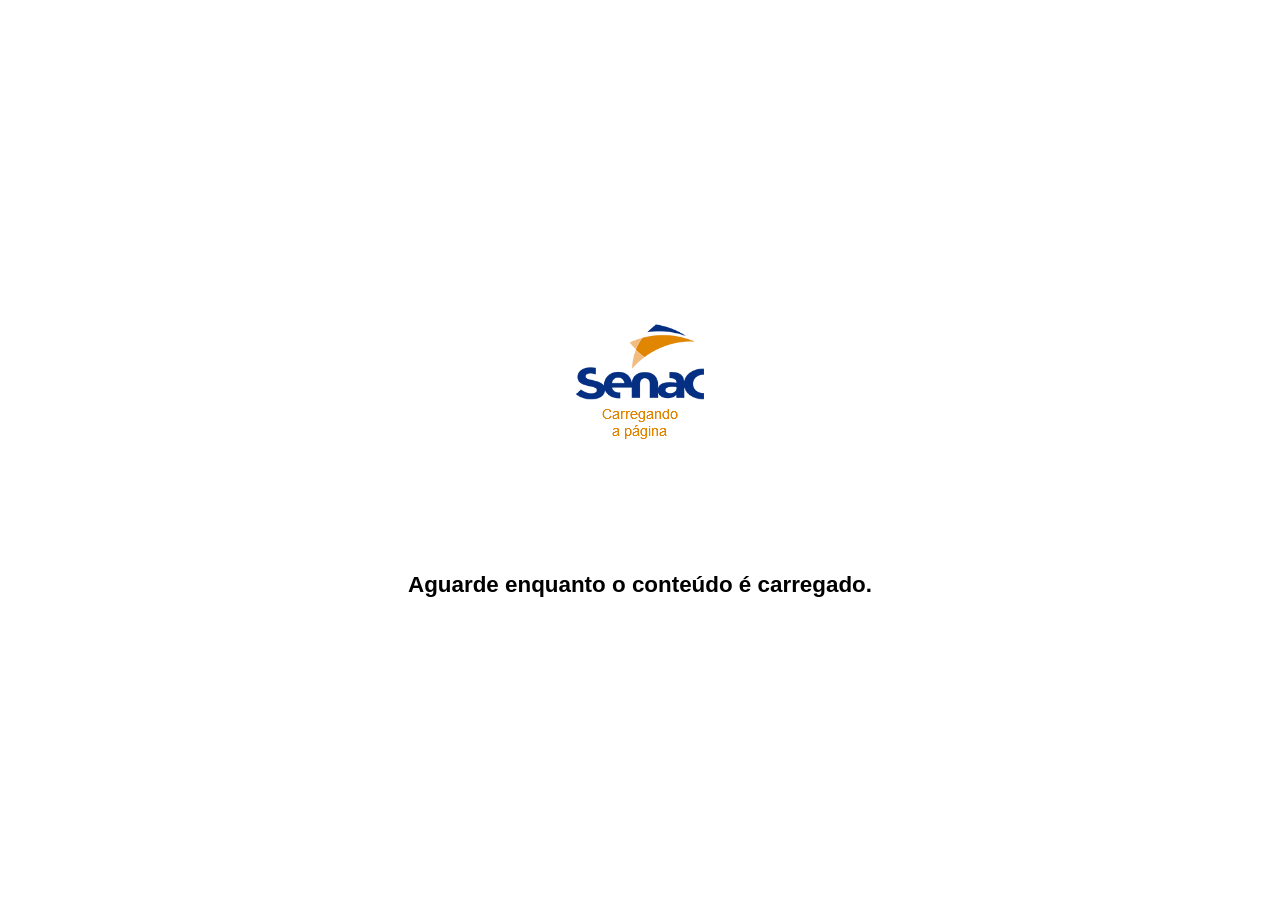
<file: print/index.html>
<!DOCTYPE html>
<html lang="pt-br">
<head>
    <link href="../assets/bootstrap/bootstrap.min.css" rel="stylesheet">
    <link href="../assets/css/preloader.css" rel="stylesheet">
    <link href="../assets/fa/css/all.min.css" type="text/css" rel="stylesheet">
    <link href="../assets/css/cores.css" type="text/css" media="all" rel="stylesheet">
    <link href="print/leitor.css" type="text/css" media="all" rel="stylesheet">
    <link href="print/print.css" type="text/css" rel="stylesheet">
    <title>Versão para impressão</title>
</head>
    <body>
        <div class="preloader">
            <div class="anim"></div>
            <p>Aguarde enquanto o conteúdo é carregado.</p>
        </div>
        <div class="bg-topo-print text-center">
            <button class="btn btn-info" onclick="window.close()">Cancelar</button><span class="text-white" style="margin-left: 10px; margin-right: 10px;">|</span>
            <button type="button" onclick="javascript:print()" class="btn btn-primary">
            <span class="fa fa-print"></span> Imprimir</button>
            <span class="d-none d-lg-inline-block"><span style="margin-left: 10px; margin-right: 10px;">|</span> <span class="fa fa-font" style="margin-right: 10px;"></span>
            <button class="btn btn-primary active" onclick="fontSize(0)">Padrão</button>
            <button class="btn btn-primary" onclick="fontSize(1)">Médio</button>
            <button class="btn btn-primary" onclick="fontSize(2)">Grande</button></span>
        </div>

        <img src="../assets/images/logo_senac_colorido.png" id="marcadaguaLogo">

        <div id="booklet" class="visualizar-print">
            <h1><span id="nome-curso"></span></h1>
            <div id="ajaxPages"></div>
        </div>

        <script src="../assets/js/jquery-3.6.0.min.js"></script>
        <script src="../assets/bootstrap/bootstrap.bundle.min.js"></script>
        <script src="print.js"></script>
    </body>
</html>
</file>
<file: tela_inicial/default/css/cores.css>
@charset "utf-8";
/*
	Variáveis em cascata para facilitar a mudança de cores de um curso para o outro.
*/
:root{
	--cor-primaria: #ee7d00;
	--cor-secundaria: #ffd336;
	--cor-terciaria: #5C000F;

	--bg-gradiente-primario: var(--cor-terciaria);
	--gradiente-primario: linear-gradient(30deg, var(--cor-terciaria) 10%, rgba(50,176,175,1) 50%, var(--cor-secundaria) 92%);

	--gradiente-borda: linear-gradient(#fff, #fff) padding-box,
	linear-gradient(80deg, var(--cor-terciaria) 10%, var(--cor-primaria) 50%, var(--cor-secundaria) 92%) border-box;

	--bg-gradiente-secundario: rgb(80,215,226);
	--gradiente-secundario: linear-gradient(60deg, var(--cor-primaria) 0%, var(--cor-primaria) 18%, var(--cor-terciaria) 100%);


	--gradiente-fundo: var(--cor-terciaria);
	--gradiente-bg: radial-gradient(farthest-corner at 5% 5%, var(--cor-terciaria) 0%, transparent 60%), 
	radial-gradient(farthest-corner at 0 100%, var(--cor-secundaria) 0%, transparent 60%), 
	linear-gradient(180deg, var(--cor-primaria) 0%, #fff 100%);
}
/*layout com fundo gradiente*/
.bg-gradiente{
	background-image: var(--gradiente-bg);
}
.bg-gradiente .pagina > *{
	color: #fff;
}

/*elementos que levam gradiente primário - três cores*/
#topo, .prognroll-bar{
	background: var(--bg-gradiente-primario);
	background: var(--gradiente-primario);
}
.circulo-2, .circulo-4 {
	background: var(--cor-primaria);
}
.btMenuPrint, .drag-column h3{background-color: var(--cor-terciaria);}
.btMenuPrint:hover, 
.menuPrint.dropdown-menu li a:hover::before,
.dropdown-bubble .dropdown-menu{background-color: var(--cor-primaria);}
</file>
<file: tela_inicial/default/css/style.css>
@charset "utf-8";

@font-face {
    font-family: "figtree";
    src: url("../fonts/Figtree-Regular.ttf");
}
@font-face {
    font-family: "figtree-italic";
    src: url("../fonts/Figtree-Italic.ttf");
}
@font-face {
    font-family: "figtree-bold";
    src: url("../fonts/Figtree-Bold.ttf");
}


* {
  box-sizing: border-box;
}
html{scroll-behavior: smooth;}
body {
  background-attachment: fixed;
  width: 100%;
  height: 100vh;
  color: white;
  font-family: 'figtree';
  font-weight: 300;
  line-height: 1.5;
  -webkit-font-smoothing: antialiased;
  overflow-x: hidden;
}

header {
  padding-top: 50px;
  margin-bottom: 30px;
}

h1 {
  font-family: 'figtree-bold' !important;
  font-weight: bold;
  font-size: 70px;
  color: #ffffff;
  margin-bottom: 0px;
}

h2 {
  font-family: 'figtree';
  font-size: 40px;
  color: #ffffff;
  font-weight: 300;
}

h3 {
  font-family: 'figtree';
  font-size: 27px;
  color: #000;
}
.h4, h4 {
  font-family: 'figtree';
  font-size: 25px;
}
hr {
  width: 200px;
  height: 10px;
  border-radius: 5px;
  background: #4A74C1;
  border-top: unset;
  margin: 10px 0 15px;
}
a{
  color: inherit;
}
a:hover {
  text-decoration: none;
  color: inherit;
}
li a{
  display: block;
  width: 100%;
  height: 100%;
}
.container.grupos{
  padding-bottom: 50px;
}

.grupo {
  background: rgba(255,255,255,.9);
  border-radius: 10px;
  display: flex;
  margin-bottom: 40px;
  position: relative;
  z-index: 10;
}

.grupo .drag-column {
  min-height: 220px;
  padding-left: 0;
  padding-right: 0;
  padding-top: 0;
}
.drag-column h3 {
  width: 100%;
  margin-top: 0;
  color: white;
  text-align: center;
  padding-top: 7px;
  padding-bottom: 7px;
}
.drag-column:first-of-type h3 {
  border-top-left-radius: 10px;
}
.drag-column:last-of-type h3 {
  border-top-right-radius: 10px;
}
.margin50{
  margin-top: 50px;
}
.drag-column-in-progress {
  border-right-style: dashed;
  border-left-style: dashed;
  border-color: #fff;
  border-width: 2px;
}
.drag-item > a {
  padding-top: 10px;
  width: 100%;
  overflow: hidden;
  height: 90%;
  line-height: 22px;
  padding-left: 10px;
  font-size: .9em;
  padding-right: 55px;
  text-decoration: none;
}

.border{
  padding: 10px;
  width: 100%;
  max-width: 640px;
  font-size: 1.4rem;
  border: 1px solid white;
  line-height: 1.4;
  margin-top: 10px;
  margin-bottom: 30px;
}

.exemplo {
  width: 197px;
  height: 142px;
  background: url(../../assets/card_instrucao.png) no-repeat;
  display: none;
  position: absolute;
}

.setinha {
  background-image: url(../../assets/seta.png);
  background-repeat: no-repeat;
  position: absolute;
  left: -120px;
  top: 130px;
  animation: seta 2s infinite;
  width: 0px;
  height: 34px;
  background-size: 134px 34px;
  display: none;
}

.btPrint{
  display: block;
  position: absolute;
  top: 40px;
  right: 10px;
  background-image: url(../../assets/printer.svg);
  background-size: 38px;
  width: 36px;
  height: 37px;
  border-radius: 50%;
  background-position: center center;
  background-repeat: no-repeat;
  border: 0;
  font-size: 0;
}
.btPrint:hover{
  transform: scale(1.1);
}
.btMenuPrint{
  padding: 10px 20px;
  padding-left: 40px;
  font-size: 1.6rem;
  border-radius: 20px;
  border: 0;
  float: right;
  margin-top: .5rem;
  font-weight: 500;
  font-size: 16px;
  color: #fff;
  background-image: url(../../assets/printer.svg);
  background-size: 25px;
  background-repeat: no-repeat;
  background-position: 10px center;
}
.btMenuPrint:hover, .dropdown.dropdown-bubble:hover{
  transform: scale(1.1);
}
.menuPrint{
  border: 0;
}
.menuPrint.dropdown-menu li{
  border: 0;
  background-image: none !important;
}
.menuPrint.dropdown-menu li a::before{
  background-image: url(../../assets/printer.svg);
  content: "";
  display: inline-block;
  width: 30px;
  height: 30px;
  vertical-align: middle;
  border-radius: 15px;
  background-position: center center;
  background-size: 30px;
  background-repeat: no-repeat;
  margin-right: 5px;
  margin-left: -10px;  
}
ul.menuPrint.dropdown-menu:before{
  display: none;
}

.referencias{
  height: 80px;
  width: 200px;
}

@keyframes seta {
  0% {
    width: 0px;
    height: 34px;
  }
  80% {
    width: 134px;
    height: 34px;
  }
  100% {
    width: 134px;
    height: 34px;
  }
}

ul {
  list-style-type: none;
  margin: 0;
  padding: 0;
}

.drag-container {
  max-width: 1000px;
  margin: 20px auto;
}

.drag-list {
  display: flex;
  align-items: flex-start;
}

.drag-column h2 {
  font-size: 0.8rem;
  margin: 0;
  text-transform: uppercase;
  font-weight: 600;
}

.drag-inner-list {
  min-height: 150px;
  padding: 10px;
}

.drag-item {
  width: 197px;
  height: 130px;
  transition: all 0.3s cubic-bezier(0.23, 1, 0.32, 1);
  font-family: 'figtree', sans-serif;
  font-weight: 300;
  font-size: 16px;
  color: #000000;
  display: inline-grid;
  /* padding: 50px 15px; */
  text-align: center;
  cursor: pointer;
  background-size: contain;
  margin: 4px;
  border-radius: 15px;
  filter: drop-shadow(2px 2px 4px #333);
  position: relative;
  z-index: 1;
  background: #fff;
}
/* 
.drag-item:hover {
  transform: scale(1.03);
} */

.drag-item.fazer::before {
  content: '';
  display: block;
  height: 15px;
  width: 15px;
  background: #ff7373;
  border-radius: 100%;
  position: absolute;
  right: 20px;
  top: 15px;
}

.drag-item.fazendo::before {
  content: '';
  display: block;
  height: 15px;
  width: 15px;
  background: #f2e461;
  border-radius: 100%;
  position: absolute;
  right: 20px;
  top: 15px;
}

.drag-item.feito::before {
  content: '';
  display: block;
  height: 15px;
  width: 15px;
  background: #45ff9d;
  border-radius: 100%;
  position: absolute;
  right: 20px;
  top: 15px;
}

.drag-item.is-moving {
  -webkit-transform: scale(1.5);
  transform: scale(1.5);
  background: rgba(0, 0, 0, 0.8);
}

/* Dragula CSS  */

.gu-mirror {
  position: fixed !important;
  margin: 0 !important;
  z-index: 9999 !important;
  opacity: 0.8;
  list-style-type: none;
}

.gu-hide {
  display: none !important;
}

.gu-unselectable {
  -webkit-user-select: none !important;
  -moz-user-select: none !important;
  -ms-user-select: none !important;
  user-select: none !important;
}

.gu-transit {
  opacity: 0.2;
}

@media (max-width: 991px) {
  header{
    padding-top: 15px;
    margin-bottom: 30px;
  }
  h1{
    font-size: 40px;
  }
  h2 {
    font-size: 32px;
  }
  h3 {
    background: rgba(255,255,255,.9);
    margin: 0;
    padding: 10px 20px;
    display: flex;
    border-top-left-radius: 20px;
    border-top-right-radius: 20px;
  }
  .grupo {
    display: block;
    background-color: unset;
  }
  .drag-column-in-progress {
    border: unset;
  }
  .drag-inner-list {
    height: 100px;
    display: inline-flex;
  }
  .drag-list {
    display: block;
  }
  .grupo .drag-column {
    min-height: 167px;
    margin-bottom: 50px;
    background: rgba(255,255,255,.9);
    overflow-x: scroll;
    border-bottom-right-radius: 20px;
    border-bottom-left-radius: 20px;
  }
  .visible-xs {
    display: flex !important;
  }
  hr {
    width: 200px;
    height: 13px;
    border-radius: 5px;
    background: #4A74C1 ;
    border-top: unset;
    margin: 20px 0 0;
}
.margin50 {
  margin-top: unset;
}
.drag-item{
  margin-right: 20px;

}
}

@media screen and (min-width: 1600px) {
  .container {
    width: 1360px;
  }
}

.dropdown-bubble{
  display: inline-table;
  text-align: right;
}

.dropdown-bubble .dropdown-menu {
  margin-top: 0.8em;
  color: #ffffff;
  min-width: 108px;
  padding: 0 9px;
  border-radius: 6px;
  right: 0;
  bottom: 50px;
  height: 74px;  
}
.dropdown.dropdown-bubble{
  background: url(../../assets/direcionais.svg) no-repeat right 10px bottom 10px;
  background-size: 35px;
}
.show {
  position: relative;
  z-index: 100;
}
.caret {
  display: inline-block;
  width: 45px;
  height: 0;
  color: transparent;  

}

.dropdown-bubble .dropdown-menu li{
  cursor: pointer;
  font-weight: bold;
}



@media only screen and (min-width: 1000px) and (max-width: 1400px){
  .drag-item {
    width: 178px;
    height: 123px;
    background-size: contain;
  }
}

.mao{
  position: absolute;
  width: 35px;
  bottom: 0;
  left: 82%;
  animation: anima-mao 3s;
  animation-iteration-count: 2;
  display: none;
}

@keyframes anima-mao{
  from
  {
    left: 82%;
  }
  to 
  {
    left: 10%;
  }
}

.modal-dialog {
  position: fixed;
  width: 78%;
  margin: 10px;
  bottom: 0;
  left: 8%;
}

.modal-body{
  color: #007950;
  text-align: center;
  padding: 3px;
}

.modal-body h4{
  font-size: 22px !important;
}

.modal-body p{
  font-weight: bold;
  font-size: 22px;
  cursor: pointer;
}

.separador{
  border-bottom: 1px solid #e7e7e0;
}

.separador:nth-child(3){
  border-bottom: unset;
}


.ui-loading .ui-loader { display: block; }
.ui-loader { display: none; position: absolute; opacity: .85; z-index: 100; left: 50%; width: 200px; margin-left: -130px; margin-top: -35px; padding: 10px 30px; }



/**
*** Seta para BAIXO
**/
.dropdown-menu:before {
  content: "";
  display: block;
  vertical-align: middle;
  margin-right: 10px;
  width: 0;
  height: 0;
  border-left: 7px solid transparent;
  border-right: 7px solid transparent;
  border-top: 7px solid var(--cor-primaria);
  position: absolute;
  top: 72px;
  right: 0;
}
.dropdown-menu li{
  border-bottom: 0.8px dashed #eeee;
}

.disabled, .disabled h3{
  color: #AEB7B2;
  background: #E1F3EC;
}

.dropdown-menu .disabled{
  color: #AEB7B2;
  background-color: unset;
}

.voltar-topo{
  height: 50px;
  width: 50px;
}
.voltar-topo:hover{transform: scale(1.1);}

.mover-fazer{
  display: none;
}





@media only screen and (min-width:1000px) and (max-width: 1400px){
  .dropdown-bubble .dropdown-menu{
    padding: 0 8px;
  }

  .dropdown-menu::before {
    content: "";
    display: block;
    vertical-align: middle;
    margin-right: 10px;
    width: 0;
    height: 0;
    border-left: 7px solid transparent;
    border-right: 7px solidtransparent;
    border-top: 7px solid    #808DA3;
    position: absolute;
    top: 63px;
    right: 15px;
}
.drag-item p {
  padding: 38px 10px 0;
}
}

.tooltip.in{
  opacity: 1;
}
.tooltip > .tooltip-inner {
  background-color: #808DA3;
  opacity: 1;
}

.tooltip-arrow{ 
  border-top-color:#808DA3 !important; 
}




/*ajustes para o botao com popup*/

.drag-item{
  position: relative;
}

.dropdown.dropdown-bubble{
  height: 55px;
  width: 55px;
  bottom: 0;
  right: 0;
  position: absolute;
}
.dropdown.dropdown-bubble > .ui-link{
  position: absolute;
  bottom: 0;
  right: 0;
  width: 100%;
}


.circulo-1 {
  position: absolute;
  left: -250px;
  z-index: 3;
}
.circulo-1 {
  position: absolute;
  left: -250px;
  z-index: 3;
  width: 525px;
  height: 500px;
  background: url(../../../assets/images/asset_circulo.svg) no-repeat;
  background-size: cover;
  top: -55px;
}
.circulo-2 {
  height: 250px;
  width: 250px;
  border-radius: 50%;
  position: absolute;
  top: 260px;
  left: -125px;
}
.circulo-3 {
  position: absolute;
  bottom: -250px;
  right: -140px;
}
.circulo-3 {
  background: url(../../../assets/images/asset_circulo.svg) no-repeat;
  position: absolute;
  width: 240px;
  height: 430px;
  bottom: -385px;
  right: -60px;
  background-size: cover;
}
.circulo-4 {
  height: 150px;
  width: 150px;
  border-radius: 50%;
  position: absolute;
  bottom: 50px;
  right: 30px;
}
@media screen and (max-width: 1810px) {
  .circulo-1, .circulo-2, .circulo-3, .circulo-4 {
    transform: scale(0.7);
    z-index: 9;
  }
}
@media screen and (max-width: 1680px) {
  .circulo-1, .circulo-2, .circulo-3, .circulo-4 {
    transform: scale(0.5);
    z-index: 9;
  }
  .circulo-1 {
    left: -325px;
  }
  .circulo-2 {
    top: 200px;
    z-index: 2;
  }
  .circulo-4 {
    right: 0px;
    bottom: -100px;
  }
}

@media screen and (max-width: 1330px) {
  .circulo-1, .circulo-2, .circulo-3, .circulo-4 {
    display: none;
  }
}

@media screen and (max-width:500px) {
  .grupo {
    padding-left: 15px;
    padding-right: 15px;
  }
  .grupo .drag-column{overflow-y: hidden;}
}
</file>
<file: assets/css/preloader.css>
.preloader{
    width: 100vw;
    height: 100vh;
    background-color: white;
    display: flex;
    flex-direction: column;
    justify-content: center;
    align-items: center;
    position: fixed;
    z-index: 9999;
    left: 0;
    top: 0;
}
@keyframes preloaderAnim {
    from{
        background-position: 0;
    }
    to{
        background-position: -1410px;
    }
}
.preloader .anim{
    background-image: url(../images/senac_loader.png);
    width: 234px;
    height: 238px;
    animation: preloaderAnim 800ms steps(6) infinite;
    background-repeat: no-repeat;
    margin-bottom: 2rem;
}
.preloader p{
    font-size: 1.4rem;
    font-family: sans-serif;
    font-weight: bolder;
    color: #14438F;
    text-align: center;
}
</file>
<file: assets/css/player.css>
.bg-podcast {
    background: #fff;
    border-radius: 25px;
    border-width: 4px;
    border-style: solid;
    width: 95%;
    margin: 50px auto;
    min-height: 188px;
    position: relative;
    padding: 10px 20px;
}

.bg-podcast::before {
    content: '';
    background: url('../images/asset_circulo.svg') no-repeat;
    background-size: contain;
    height: 150px;
    width: 150px;
    position: absolute;
    top: -50px;
    right: -50px;
    z-index: -1;
}

.bg-podcast>div {
    position: relative;
    z-index: 2;
}

.bg-podcast p {
    margin: 0;
}

.audio-player {
    color: #000;
    padding: 8px 20px;
    max-width: 250px;
}

.audio-player::before {
    content: '';
    background: url('../images/podcast_esq.svg') no-repeat;
    height: 179px;
    width: 185px;
    position: absolute;
    left: -32px;
    bottom: -11px;
}

.audio-player::after {
    content: '';
    background: url('../images/podcast_dir.svg') no-repeat;
    height: 188px;
    width: 193px;
    position: absolute;
    right: -32px;
    bottom: -11px;
    z-index: 2;
}

.audio-player .timestamp {
    display: inline-block;
    vertical-align: text-top;
    font-weight: bold;
    text-align: center;
}

.audio-player .btn-player {
    width: 40px;
    height: 40px;
    border: 0;
    color: #00838D;
    background-color: transparent;
    background-repeat: no-repeat;
    background-position: center center;
    margin-top: 0;
    margin-bottom: 0;
    transition: all .4s;
}

.audio-player .btn-player:hover {
    transform: translateY(-3px);
}

.audio-player .btn-play {
    background-image: url(../../assets/images/play.svg);
}

.audio-player .btn-pause {
    background-image: url(../../assets/images/pause.svg);
}

.audio-player .btn-transcricao {
    background-image: url(../../assets/images/transcricao.svg);
}

.audio-player .btn-player:active,
.audio-player .btn-player:focus {
    transform: translateY(-3px);
    box-shadow: 0 4px 4px rgba(0, 0, 0, .3);
    border-radius: 20px;
}

.barra {
    margin-bottom: 10px;
}

.botoes {
    display: flex;
    justify-content: space-between;
}

/*estilos da range do player*/
.audio-player input[type=range] {
    -webkit-appearance: none;
    margin: 10px 0;
    width: 100%;
}

.audio-player input[type=range]:focus {
    outline: none;
}

.audio-player input[type=range]::-webkit-slider-runnable-track {
    width: 100%;
    height: 10px;
    cursor: pointer;
    animate: 0.2s;
    border-radius: 10px;
}

.audio-player input[type=range]::-webkit-slider-thumb {
    border: 4px solid #fff;
    height: 35px;
    width: 15px;
    border-radius: 10px;
    cursor: pointer;
    -webkit-appearance: none;
    margin-top: -12px;
}

.audio-player input[type=range]::-moz-range-track {
    width: 100%;
    height: 10px;
    cursor: pointer;
    animate: 0.2s;
    border-radius: 10px;
}

.audio-player input[type=range]::-moz-range-thumb {
    border: 4px solid #fff;
    height: 35px;
    width: 15px;
    border-radius: 10px;
    cursor: pointer;
    margin-top: -12px;
}

.audio-player input[type=range]::-ms-track {
    width: 100%;
    height: 10px;
    cursor: pointer;
    animate: 0.2s;
    background: transparent;
    border-color: transparent;
    color: transparent;
}

.audio-player input[type=range]::-ms-fill-lower {
    background: #004E52;
    border: 0px solid #000000;
    border-radius: 0px;
    box-shadow: 0px 0px 0px #000000;
}

.audio-player input[type=range]::-ms-fill-upper {
    background: #004E52;
    border: 0px solid #000000;
    border-radius: 0px;
    box-shadow: 0px 0px 0px #000000;
}

.audio-player input[type=range]::-ms-thumb {
    box-shadow: 0px 0px 1px #000000;
    border: 0px solid #000000;
    height: 26px;
    width: 9px;
    border-radius: 1px;
    background: #FFFFFF;
    cursor: pointer;
}

.audio-player input[type=range]:focus::-ms-fill-lower {
    background: #004E52;
}

.audio-player input[type=range]:focus::-ms-fill-upper {
    background: #004E52;
}

/*Transcrição de áudios dentro das modais*/
.modal .bg-podcast>div::after {
    display: none;
}

.modal .accordion-transcricao {
    width: 90%;
    margin: auto;
    margin-top: -53px;
    padding-left: 30px;
}

/*Transcrição de áudios dentro das modais*/

/*áudio*/
.bg-podcast.audio::after,
.bg-podcast.audio>div::after,
.audio .audio-player::before,
.audio .audio-player::after {
    display: none;
}

.bg-podcast.audio {
    max-width: 300px;
    min-height: 155px;
}

.audio .audio-player {
    margin: 0;
}

@media screen and (max-width: 1200px) {
    .modal .accordion-transcricao {
        padding-left: 0;
    }
}

@media screen and (max-width: 840px) {
    /* .bg-podcast > div::after{display: none;} */

    .bg-podcast::after {
        height: 100px;
        width: 100px;
        top: unset;
        bottom: 100px;
        right: unset;
        left: 20%;
    }

    .bg-podcast:not(.audio) .audio-player {
        padding-bottom: 15px;
    }

    .audio-player::before {
        top: unset;
        bottom: -10px;
    }

    .audio-player::after {
        top: unset;
        bottom: -10px;
    }
}

@media screen and (max-width: 600px) {
    .audio-player::before {
        display: none;
    }

    .audio-player::after {
        display: none;
    }
}
</file>
<file: assets/atividades/perguntas/perguntas.css>
/*Esquema da Bru*/
.esquemaDaBru .alt-c, .esquemaDaBru .alt-e{
    padding: 5px 10px;
    text-align: left;
    width: 92%;
    cursor: pointer;
    margin-top: 5px;
    background-color: #fff;
    transition: all .4s;
    overflow: visible;
}

.esquemaDaBru button.alt-c.selected{
    background-color: #4ba69d;
    border-color: #4ba69d;    
    color: #fff; 
}
.esquemaDaBru button.alt-e.selected{
    background-color: #dedede;  
    border-color: #808080; 
    color: #808080;
}

.enunciado{margin-top: 30px;}
.multipla-escolha {
    counter-reset: button;
}
.multipla-escolha button{
    position: relative;
    color: #000;
    font-weight: unset;
    min-height: 50px;
    padding: 10px 20px;
    margin-left: 80px;
    margin-bottom: 15px;
    border-radius: 10px;
    border-width: 3px;
    border-style: solid;
}
.multipla-escolha button:hover{
    transform: scale(1.03);
    box-shadow: 10px 10px 9px -8px rgba(0,0,0,0.47);
    -webkit-box-shadow: 10px 10px 9px -8px rgba(0,0,0,0.47);
    -moz-box-shadow: 10px 10px 9px -8px rgba(0,0,0,0.47);
}
.multipla-escolha button::before{
    counter-increment: button;
    content: counter(button, upper-alpha) ")";
    display: block;    
    height: 50px;
    width: 50px;
    position: absolute;
    color: #fff;
    text-align: center;
    padding-top: 10px;
    font-weight: bold;
    bottom: 0;
    top: 0;
    margin: auto;
    left: -80px;
    border-radius: 10px;
    text-transform: lowercase;
}

.verdadeiro-falso{
    margin: 40px auto;
}
.verdadeiro-falso button.alt-c, .verdadeiro-falso button.alt-e{
    max-width: 230px;
    padding: 10px 0;
    text-align: center;
    text-transform: uppercase;
    transition: all .4s;
}
.verdadeiro-falso button.alt-c.selected{
    background-color: #4ba69d;
    border-color: #4ba69d;    
    color: #fff;
}
.verdadeiro-falso button.alt-e.selected{
    background-color: #dedede;  
    border-color: #808080; 
    color: #808080;
}

.f-positivo, .f-negativo{
    color: #000;
    font-weight: unset;
    padding: 10px 20px;
    margin: 30px 0;
    border-radius: 10px;
    border-width: 3px;
    border-style: solid;
    display: inline-block;
    width: 100%;
}
.f-positivo i.fas, .f-negativo i.fas{
    font-size: 40px;
    margin-right: 10px;
}
.f-positivo i.fas{color: #28afb2;}
.f-negativo i.fas{color: #cd6667;}

@media (max-width: 780px){
    .esquemaDaBru .alt-c, .esquemaDaBru .alt-e {font-size: .8em;}
    .multipla-escolha button{margin-left: 45px;}
    .multipla-escolha button::before{left: -65px;}
}
</file>
<file: assets/atividades/arrasta_solta/dragula.css>
.gu-mirror {
  position: fixed !important;
  margin: 0 !important;
  z-index: 9999 !important;
  opacity: 0.8;
  -ms-filter: "progid:DXImageTransform.Microsoft.Alpha(Opacity=80)";
  filter: alpha(opacity=80);
}
.gu-hide {
  display: none !important;
}
.gu-unselectable {
  -webkit-user-select: none !important;
  -moz-user-select: none !important;
  -ms-user-select: none !important;
  user-select: none !important;
}
.gu-transit {
  opacity: 0.2;
  -ms-filter: "progid:DXImageTransform.Microsoft.Alpha(Opacity=20)";
  filter: alpha(opacity=20);
}
</file>
<file: assets/atividades/arrasta_solta/game-custom.css>
/* Interativo drag n drop */
.card {
    display: inline-block;
    height: auto;
    margin: 5px;
    width: 210px;
    border-radius: 10px;
    background-position: center;
    background-size: 152px;
    background-repeat: no-repeat;
    text-align: center;
    font-size: 16px;
    text-transform: uppercase;
    padding: 5px;
    cursor: pointer;
    border-width: 3px;
    border-style: solid;
    font-weight: bold;
    transition: all .4s;
}

.card:hover {
    transform: scale(1.03);
    box-shadow: 10px 10px 9px -8px rgba(0,0,0,0.47);
    -webkit-box-shadow: 10px 10px 9px -8px rgba(0,0,0,0.47);
    -moz-box-shadow: 10px 10px 9px -8px rgba(0,0,0,0.47);
}

.game-descricao-img {
    position: relative;
}

.game-itens-container {
    margin: 0 !important; 
    padding: 25px 0;
    border-bottom-left-radius: 15px;
    border-bottom-right-radius: 15px;
    max-width: calc(100% - 24px);
    margin-left: auto !important;
    margin-right: auto !important;
}
.game-descricao-img img {
    width: 150px;
    position: absolute;
    top: -55px;
}

.game-descricao p {
    color: #333 !important;
    font-size: 1.15rem;
    font-weight: 500;
    line-height: initial;
    text-align: center;
}
.game-body .slot {
    min-height: 100px;
    height: auto;
    width: 100%;
    background-color: transparent;
    border-width: 3px;
    border-style: solid;
    border: 3px solid;
    color: #333;
    display: inline-block;
    text-align: center;
    padding: 20px 0;
    border-top: none;
    border-bottom-left-radius: 10px;
    border-bottom-right-radius: 10px;
    max-width: 230px;
    margin: auto;
    display: block;
    margin-top: -10px;
}
.game-body .slot .card{
    color: #fff;
    background: #4ba69d;
    border-color: #4ba69d;
}

.game-titulo p {
    padding-bottom: 0px;
    margin-bottom: 0px;
  }
.game-titulo {
    padding: 10px;
    text-align: center;
    color: #fff;
    border-radius: 10px;
    font-weight: bold;
    max-width: 230px;
    display: block;
    margin: auto;
    text-transform: uppercase;
    z-index: 2;
    position: relative;
}
.ui-droppable p {
    font-size: 18px;
}

#slots .row,
#cardPile {
    display: flex;
    justify-content: space-around;
    align-items: center;
    flex-wrap: wrap;
    margin: 25px 0;
}
#content-game {
    max-width: 928px;
    margin: auto;
    margin-top: 45px;
}

/* Para não permitir o drag de novo de objetos que já estão posições corretas */
.slot * {
    pointer-events: none;
    touch-action: none;
}

/* Para não exibir pra onde o usuário vai levar o card. */
.slot .gu-transit {
    display: none;
}

@media (max-width:560px) {
    /* #bgmodal-acerto .modal-content{
        margin-top: -200%;
    }
    #bgmodal-erro .modal-content{
        margin-top: -200%;
    } */
    #slots .col-12.col-md-4.mt-3.mb-3{
        margin-bottom: 5px !important;
        margin-top: 5px !important;
    }
    #slots .row, #cardPile{
        padding-top: 5px !important;
        margin-bottom: 5px !important;
    }
    .game-body .slot, .game-titulo{
        max-width: 100%;
    }
    .card {
        display: inline;
    }
}
</file>
<file: assets/atividades/relacionar_colunas/relacionar-colunas.css>
.game-associar-colunas .itens{
    counter-reset: itens;
}
.game-associar-colunas button.item {
    padding: 10px 20px;
    border-radius: 10px;
    color: white;
    display: flex;
    align-content: center;
    align-items: center;
    align-content: center;
    border-width: 3px;
    border-style: solid;
    font-weight: bold;
    counter-increment: itens;
    transition: all .4s;
}
.game-associar-colunas button.item:hover, .game-associar-colunas button.selecionado,
.resp:hover, .resp.selecionado {
    color: #000;
    background:#fff !important;
    transform: scale(1.03);
    box-shadow: 10px 10px 9px -8px rgba(0,0,0,0.47);
    -webkit-box-shadow: 10px 10px 9px -8px rgba(0,0,0,0.47);
    -moz-box-shadow: 10px 10px 9px -8px rgba(0,0,0,0.47);
    cursor: pointer;
}
.game-associar-colunas button.item::before {
    content: counter(itens, decimal);
    font-size: 16px;
    font-weight: bold;
    position: relative;
    border: 2px solid #fff;
    border-radius: 40px;
    padding: 0 7px;
}
.item p {
    text-align: center;
    width: 100%;
    padding: 0px;
    margin: 0px;
    font-size: 18px;
}
.game-associar-colunas button.item.acertou {
    border:#008086;
    background-color: #008086;
    border-color: #008086;
    transform: scale(1.03);
    box-shadow: 10px 10px 9px -8px rgba(0,0,0,0.47);
    -webkit-box-shadow: 10px 10px 9px -8px rgba(0,0,0,0.47);
    -moz-box-shadow: 10px 10px 9px -8px rgba(0,0,0,0.47);
}
.item.errou {
    border:#cd6667;
    background-color: #cd6667;
}
.resp {
    border-radius: 10px;
    padding: 10px 20px;
    font-size: 16px;
    background-color: #fff;
    border-width: 3px;
    border-style: solid;
    display: flex;
    flex-direction: row;
    gap: 20px;
    align-items: center;
    align-content: center;
    font-weight: bold;
    transition: all .4s;
}

.resp p {
    margin: 0px;
    padding: 0px;
    text-align: center;
    width: 100%;
    font-size: 18px;
}
.resp.acertou {
    background-color: #008086;
    color: #ffffff;
    border: 3px solid #008086;
    transform: scale(1.03);
    box-shadow: 10px 10px 9px -8px rgba(0,0,0,0.47);
    -webkit-box-shadow: 10px 10px 9px -8px rgba(0,0,0,0.47);
    -moz-box-shadow: 10px 10px 9px -8px rgba(0,0,0,0.47);
}
.resp.errou {
    border-radius: 20px;
    padding: 20px;
    background-color: #cd6667;
    border-color: #cd6667 !important;
    color: #ffffff;
}
.resp.errou button, .resp.acertou button {
    color: white;
}
.resp.errou button{
    border-color: #fff !important;
}
.resp.acertou button{
    border-color: #008086 !important;
}
.txtacao {
    border: 0px;
    padding: 0 7px;
    border-width: 3px;
    border-style: solid;
    border-radius: 40px;
    font-size: 16px;
}
.resp.acertou .txtacao {
    border: 3px solid #fff;
    color: white;
}
.resp.errou .txtacao {
    border: 3px solid #fff;
    color: white;
}
.flexs {
    display: flex;
    flex-direction: column;
    justify-content: space-around;
    gap: 20px;
}
</file>
<file: assets/atividades/jogo_memoria/jogoMemoria.css>
/* Jogo memoria */
.jogoMemoria {
    display: flex;
    justify-content: center;
    flex-wrap: wrap;
}

.cartaMemoria {
    height: 150px;
    width: 120px;
    margin: 5px 20px;
    border-radius: 6px;
    -webkit-perspective: 600px;
    perspective: 600px;
    cursor: pointer;
}

.ladoFrente {
    float: none;
    position: absolute;
    top: 0;
    left: 0;
    z-index: 900;
    width: 100%;
    height: inherit;
    text-align: center;
    box-shadow: 0 0px 13px rgba(0, 0, 0, 0.3);
    -webkit-transform: rotateX(0) rotateY(0);
    transform: rotateX(0) rotateY(0);
    -webkit-transform-style: preserve-3d;
    transform-style: preserve-3d;
    -webkit-backface-visibility: hidden;
    backface-visibility: hidden;
    -webkit-transition: all .2s ease-in-out;
    transition: all .2s ease-in-out;
    border-radius: 6px;
}

.ladoTras {
    float: none;
    position: absolute;
    top: 0;
    left: 0;
    z-index: 800;
    width: 100%;
    height: inherit;
    -webkit-transform: rotateY(-179deg);
    transform: rotateY(-179deg);
    -webkit-transform-style: preserve-3d;
    transform-style: preserve-3d;
    -webkit-backface-visibility: hidden;
    backface-visibility: hidden;
    -webkit-transition: all .2s ease-in-out;
    transition: all .2s ease-in-out;
    border-radius: 15px;
}

.cartaMemoria.flip .ladoFrente {
    z-index: 900;
    background: #333;
    box-shadow: 0 15px 50px rgba(0, 0, 0, 0.2);
    -webkit-transform: rotateY(179deg);
    transform: rotateY(179deg);
}

.cartaMemoria.flip .ladoTras {
    z-index: 1000;
    -webkit-transform: rotateX(0) rotateY(0);
    transform: rotateX(0) rotateY(0);
    box-shadow: 0 15px 50px rgba(0, 0, 0, 0.2);
    display: flex;
    flex-direction: column;
}

.cartaMemoria:not(.flip)>div.ladoFrente:hover {
    transform: rotate3d(0, 45, 0, 15deg);
    box-shadow: -8px 10px 27px rgb(0 0 0 / 40%);
}

.cartaMemoria.flip>div.ladoTras:hover {
    transform: rotate3d(0, 45, 0, 10deg);
    box-shadow: -8px 10px 27px rgba(0, 0, 0, 0.2);
}

.cartaMemoria.acertou>div.ladoTras {
    transform: rotate3d(0, 45, 0, 10deg);
    box-shadow: -8px 2px 24px rgba(23, 226, 0, 0.75);
}

.cartaMemoria.acertou>div.ladoTras:hover {
    transform: rotate3d(0, 45, 0, 15deg);
    box-shadow: -8px 2px 24px rgba(23, 226, 0, 0.75);
}

.cartaMemoria.errou>div.ladoTras {
    transform: rotate3d(0, 45, 0, 10deg);
    box-shadow: -8px 2px 24px rgba(226, 0, 0, 0.75);
}

.ladoTras>div:first-child {
    padding-top: 20px
}
</file>
<file: assets/atividades/prova/style.css>
#app {
    /* max-width: 800px;
    margin: 0px auto 0px auto;
    padding: 0px 20px; */
}
.bg-success{
    background-color: var(--cor-primaria) !important;
}
.btn-check:focus+.btn, .btn:focus {
    outline: 0;
    box-shadow: 0 0 0 .25rem rgba(253, 169, 13, 0.25);
}
.enunciado{margin-top: 35px; text-indent: 50px;}

.exercise::before{
    display: block;
    content: '';
    position: absolute;
    width: 38px;
    height: 38px;
    left: 36px;
    text-indent: 50px;
    top: 100px;
    /* left: 20px; */
}
.exercise:nth-child(1)::before{background: url('../../images/marcador_1.svg');}
.exercise:nth-child(2)::before{background: url('../../images/marcador_2.svg');}
.exercise:nth-child(3)::before{background: url('../../images/marcador_3.svg');}
.exercise:nth-child(4)::before{background: url('../../images/marcador_4.svg');}
.exercise:nth-child(5)::before{background: url('../../images/marcador_5.svg');}
/* .titulo-ativ{padding left: 50px;} */
.exercise {
    display: none;
    background: white;
    /* padding: 0px 30px 30px; */
    border-radius: 15px;
    /* margin: 20px 0; */
}
.exercise.active {
    display: block;
}
.nav-buttons {
    display: flex;
    justify-content: space-between;
}
.progress {
    height: 10px;
    margin: 40px 0 20px 0;
}
#completion-message {
    display: none;
    text-align: center;
    padding: 40px;
    background: white;
    border-radius: 15px;
    box-shadow: 0 2px 10px rgba(0,0,0,0.1);
}
#restart-btn {
    margin-top: 20px;
}

#next-btn {
    background-image: url('../../images/direita_neg.svg');
    background-repeat: no-repeat;
    background-position-x: 103px;
    width: 150px;
    background-size: 26px;
    background-position-y: 12px;
    text-indent: -25px;
}
/* #next-btn:hover {
    background-image: url('../../images/direita.svg');
} */
#prev-btn{
    background-image: url('../../images/esquerda_neg.svg');
    background-repeat: no-repeat;
    background-position-x: 15px;
    width: 150px;
    background-size: 26px;
    background-position-y: 12px;
    text-indent: 25px;
}
#complete-btn{
    background-image: url('../../images/check.svg');
    background-repeat: no-repeat;
    background-position-x: 103px;
    width: 150px;
    background-size: 26px;
    background-position-y: 12px;
    text-indent: -25px;
}
</file>
<file: assets/css/cores.css>
@charset "utf-8";
/*
	Variáveis em cascata para facilitar a mudança de cores de um curso para o outro.
*/
:root{
	--cor-primaria: #ee7d00;
	--cor-secundaria: #ffd336;
	--cor-terciaria: #5C000F;

	--bg-gradiente-topo: var(--cor-terciaria);
	--gradiente-topo: linear-gradient(90deg, var(--cor-terciaria) 0%, var(--cor-primaria) 50%, var(--cor-secundaria) 100%);

	--gradiente-borda: linear-gradient(#fff, #fff) padding-box,
	linear-gradient(80deg, var(--cor-terciaria) 10%, var(--cor-primaria) 50%, var(--cor-secundaria) 92%) border-box;

	--bg-gradiente-menu: var(--cor-terciaria);
	--gradiente-menu: radial-gradient(farthest-corner at 0 0, var(--cor-terciaria) 0%, transparent 60%), 
	radial-gradient(farthest-corner at 100% 100%, var(--cor-secundaria) 0%, transparent 60%), 
	linear-gradient(180deg, var(--cor-primaria) 0%, var(--cor-primaria) 100%);

	--gradiente-referencias: radial-gradient(circle at 0 10%, var(--cor-primaria) 0, transparent 50%), radial-gradient(circle at 40% 150%, var(--cor-secundaria) 0, #fff 60%);

	--gradiente-fundo: var(--cor-terciaria);
	--gradiente-bg: radial-gradient(farthest-corner at 5% 5%, var(--cor-terciaria) 0%, transparent 60%), 
	radial-gradient(farthest-corner at 0 100%, var(--cor-secundaria) 0%, transparent 60%), 
	linear-gradient(180deg, var(--cor-primaria) 0%, #fff 100%);
}

/*ALTERAR MANUAL PARA TODOS OS CURSOS*/
.bt-objeto .camada-blur{
	background: rgba(238, 125, 0, 0.6);
}
/*ALTERAR PARA TODOS OS CURSOS*/

/*layout com fundo gradiente*/
.bg-gradiente{
	background-color: var(--gradiente-fundo);
	background-image: var(--gradiente-bg);
}
.bg-gradiente .pagina > *{
	color: #fff;
}

/*página de referências*/
.referencias{
    background: var(--gradiente-referencias);
}

/*elementos que levam gradiente primário - três cores*/
#topo, .prognroll-bar{
	background: var(--bg-gradiente-topo);
	background: var(--gradiente-topo);
}
.borda-colorida, .destaque.borda-colorida{
	background: var(--gradiente-borda);
	color: #000;
}

/*elementos que levam gradiente secundário - duas cores*/
.modal-header, .destaque.gradiente,
.multipla-escolha button::before, .game-titulo,
.audio-player input[type=range]::-webkit-slider-thumb,
.audio-player input[type=range]::-webkit-slider-runnable-track,
.audio-player input[type=range]:focus::-webkit-slider-runnable-track{
	background: linear-gradient(225deg, var(--cor-secundaria) 0%, var(--cor-terciaria) 100%);
}
.audio-player input[type=range]::-moz-range-track,
.audio-player input[type=range]::-moz-range-thumb {
	background: var(--bg-gradiente-topo);
	background: var(--gradiente-topo);
}
.offcanvas{
	background: var(--bg-gradiente-menu);
	background: var(--gradiente-menu);
}

/*elementos que levam a cor primária*/
.carousel-indicators .indicador, .splide__pagination__page, .modal-body, 
.popover, .tab-content, .multipla-escolha button,
.f-positivo, .f-negativo, .game-body .slot, .resp, .bg-podcast, .accordion-body{
	border-color: var(--cor-primaria);
}
.nav-tabs .nav-link.active, .nav-tabs .nav-link:hover{
	border-top-color: var(--cor-primaria);
	border-left-color: var(--cor-primaria);
	border-right-color: var(--cor-primaria);
}
.carousel-indicators [data-bs-target].active, .splide__pagination__page.is-active,
.game-associar-colunas button.item {
	border-color: var(--cor-primaria);
	background: var(--cor-primaria);
}
.botao, .game-body .card, .game-associar-colunas button.item:hover::before, 
.game-associar-colunas button.selecionado, .game-associar-colunas button.selecionado::before,
.txtacao{
	border-color: var(--cor-primaria);
	color: var(--cor-primaria);
}
.hvr-sweep-to-right:before, .popover-header, .nav-tabs .nav-link,
thead, .accordion-button, .accordion-button:not(.collapsed){background-color: var(--cor-primaria);}

td{
	border-left-color: #fff;
	border-bottom-color: var(--cor-primaria);
}
.page-link{color: var(--cor-primaria)}
.page-item.active .page-link, .list-group-item.active{
	background: var(--cor-primaria);
	border-color: var(--cor-primaria)
}
.botao:hover{
	color: #fff;
	background: var(--cor-primaria);
}
.bt-objeto:hover::after{color: var(--cor-primaria);}
/*elementos que levam a cor secundária*/
mark{
	color: #fff;
	background: var(--cor-secundaria);
}

/*elementos que levam a cor terciária*/
.bt-hamburguer, 
.offcanvas-header .bt-fecharmenu{background: var(--cor-terciaria);}
</file>
<file: print/print/print.css>
@import url(LibreFranklin/LibreFranklin.css);

#marcadaguaLogo { display: none !important; }

.bt-print{
  background: url('../images/impressao.svg') no-repeat;
  width: 68px;
  height: 62px;
  border: none;
  transition: all .5s;
}
.bt-print:hover{
  transform: scale(1.1);
}

.only-print, .apenas-print, .apenas-imprimir {
  display: none;
}

@media print {
  @page {
    size: A4;
    margin-top: 1cm;
    margin-bottom: 1cm;
    margin-right: 1cm;
    margin-left: 2cm;
  }

  html, body {
    height: 100%;
    padding-left: unset;
    padding-right: unset;
  }

  *,
  *:before,
  *:after,
  *:first-letter,
  p:first-line,
  div:first-line,
  blockquote:first-line,
  li:first-line {
    background: transparent !important;
    color: #000 !important;
    box-shadow: none !important;
    text-shadow: none !important;
  }
      
  header{
    display: none !important;
  }
  img, .equacoes, figure, .print-proteger {
    page-break-inside: avoid !important;
    max-width: 500px !important;
  }
  a[href]:after {
    content: " (" attr(href) ")";
  }
  a[data-toggle='collapse']:after {
    content: "";
  }
    
  #marcadaguaLogo {
    display: block !important;
    position: fixed;
    top: 1cm;
    left: 0px;
    width: auto;
    height:auto;
    opacity: 0.07;
    z-index: 1;
  }

  .pagina, .container{
    padding: 0 !important;
    margin: 0 !important;
    page-break-before: unset !important;
    width: 100% !important;
  }
  
  h1, h1.visually-hidden{
    font-size: 24pt;    
  }
  h2, h2.visually-hidden{
    font-size: 20pt;
  }
  h3, h3.visually-hidden{
    font-size: 18pt;   
  }
  h4, h4.visually-hidden{
    font-size: 16pt;   
  }
  h5, h5.visually-hidden{
    font-size: 14pt;    
  }
  h6, h6.visually-hidden{
    font-size: 12pt;    
  }
  *{
    font-family: 'Libre Franklin Regular' !important
  }
  h1,h2,h3,h4,h5,h6{
    margin: 1rem 0;
    font-family: 'Libre Franklin Bold';
    color: black;
  }
  p{
    font-size: 12pt;
    color: black
  };
  .icone::before{
    display: none !important;   
    background-color: transparent !important;
    visibility: hidden !important;
  }
  .caixa, .caixa.icone{
    border: 2px dashed grey;
    padding: 1rem;
    margin-top: 1rem;
    margin-bottom: 1rem;
    margin-left: .5rem;
    margin-right: .5rem;    
  }
  .visually-hidden.print{
    position: relative!important;
    width: auto!important;
    height: auto!important;
    padding: initial!important;
    margin: initial!important;
    overflow: visible!important;
    clip:unset!important;
    white-space:normal!important;
    border: 0!important;
  }

  /*paindel de abas*/
  .painel-abas .tab-content{
    border: 0;
    padding: 0;
    box-shadow: none;
    margin: 0;
    width: 100%;
  }
  .tab-content{
    border: 0;
    margin: 0;
    box-shadow: none;
    width: 100%;
  }
  .nav.nav-tabs{
    display: none;            
  }
  .tab-content .tab-pane{
    display: block;
    padding: 1.6rem;
    border: 2px solid;
    page-break-inside: unset !important;
    line-height: 1.2;
    margin: 1.2rem 0;
    width: 100%;
  }

  /*accordion*/
  .accordion .accordion-collapse{
    height: initial;
    display: block;
  }
  .accordion-item{
    page-break-inside: avoid;
  }
  .accordion-header button, .modal-title{font-size: 15pt !important;}

  /*carousel*/
  .carousel{
    margin:0;
    padding: 0;
  }
  .carousel .carousel-inner{
    overflow: initial;
    padding: 0;
    margin: 0;
  }
  .carousel .carousel-inner .carousel-item{
    display: block !important;
    opacity: 1 !important;
    margin: 1.2rem;
  }
  .carousel .carousel-indicators,
  .carousel .carousel-control-prev,
  .carousel .carousel-control-next{
    display: none;
  }

  /*vídeos*/
  iframe, iframe.youtube-pl{
    display: none;
  }

  /*vamos praticar*/
  .caixa.icone.praticar{
    padding: none;
    margin: 0;
  }
  .esquemaDaBru{
    page-break-inside:auto;
    page-break-after:auto;
    page-break-before:auto;
  }
  .esquemaDaBru .btn-sesc{
    border: 0;
    box-shadow: none;
    page-break-inside:auto;
    page-break-after:auto;
    page-break-before:auto;
  }
  .esquemaDaBru .feedbacks{
    display: none;
  }
  .clique{
    display: none;
  }
  .modal, .modal.fade{
    display: block;
    position: relative;
    left: initial;
    top: initial;
    overflow-x: visible;
    overflow-y: visible;
    opacity: 1;
  }
  .modal-dialog{
    transform: none;
    transition: none;
    width: auto;
    margin: 0;
    margin-top: 5rem;
    margin-bottom: 0rem;
  }
  .modal-dialog .modal-header .btn-close{
    display: none;
  }
  .modal-dialog  .modal-footer button{
    display: none;
  }
  .modal-dialog.modal-fullscreen{
    padding: 0;
    margin-top: 2rem;  
    transform: none;
  }
  .modal-dialog.modal-fullscreen .container{
    max-width: initial !important;
    padding-left: 0 !important;
    padding-right: 0 !important;
    background-color: white !important;
  }

  /* SUMIR COM TUDO QUE NÃO ESTEJA NA DIV booklet */
  body > *:not(#booklet) {
    display: none;
  }
  /* FIM-/SUMIR COM TUDO QUE NÃO ESTEJA NA DIV booklet */

  /* TAGS .print e .no-print */
  .no-print, .nao-imprimir{
    display: none;
  }
  .print, .imprimir{
    display: initial !important;
  }
  .print, .only-print, .apenas-print, .imprimir, .apenas-imprimir {
    display: block !important;
  }
  .acessivel.print, .acessivel.imprimir {
    width: unset;
    height: unset;
    padding: unset;
    margin: unset;
    border: unset;
    font-size: unset;
    overflow: unset;
  }
  .no-print, .nao-imprimir {
    display: none !important;
  }
  .quebrar-depois, .break-after {
    page-break-after: always;
  }
  .quebrar-antes, .break-before {
    page-break-before: always;
  }
  .evitar-quebra, .break-inside-avoid {
    page-break-inside: avoid;
  }

  /*
  .splide__pagination{display: none !important;}
  .splide__list li{list-style: none !important;}
  */

  .pagina ol {
    display: block;
    list-style-type: decimal;
    margin-top: 1em;
    margin-bottom: 1em;
    margin-left: 0;
    margin-right: 0;
    padding-left: 40px;
  }
  .pagina ul {
    display: block;
    list-style-type: circle;
    margin-top: 1em;
    margin-bottom: 1em;
    margin-left: 0;
    margin-right: 0;
    padding-left: 40px;
  }

  /* código para tabela não desconfigurar na versão impressa */
  table.text-left.align-middle {
    width: 80% !important;
    border-collapse: collapse !important;
    margin-bottom: 10px !important;
    margin: auto !important;
  }

  table.text-left.align-middle th {
    background-color: #1A4480 !important;
    border: 1px solid black !important;
    padding: 8px !important;
    text-align: left !important;
    width: 50% !important;
    display: table-cell !important;
  }

  table.text-left.align-middle td {
    border: 1px solid black !important;
    padding: 8px !important;
    text-align: left !important;
    width: 50% !important;
  }
  .figure-caption{
    margin-top: 10px;
  }
  /* código para tabela não desconfigurar na versão impressa */

  .accordion-transcricao, .modal.transcricao{
    width: 90%;
    border: 2px solid;
    margin: 20px auto;
    padding: 10px;
  }
  .destaque.gradiente{background: transparent;}

  ul li{list-style-type: disc !important;}
  ol li{list-style-type: auto !important;}
  ol[type="a"] li{list-style-type: lower-alpha !important;}

  .bt-tooltip{text-decoration: underline;}

  .accordion-transcricao, .modal.transcricao {
    border: 0px solid !important;
  }

  .modal-header h5{
    margin-top: -40px !important;
  }
  .modal-body .container{
    padding: 0px;
  }
  .modal.transcricao{
    padding: 0 !important;
    margin: 0 !important;
    margin-top: -10px !important;
  }
  .accordion-item .accordion-button {
    font-size: 16px !important;
  }
  
  .pagina img.img100porcento {
    max-width: 100% !important;
    width: 100% !important;
  }
  .mt0print{
    margin-top: 0 !important;
  }
  .pt0print{
    margin-top: 0 !important;
  }
  /* conteudo 07 */
  .accordion-transcricao, .modal.transcricao {
    margin: 0!important;
    padding: 0!important;
  }
  
  .modal-dialog{
    margin-top: 0 !important;
  }
  .modal-header h5{
    margin-top: 0px !important;
    padding-top: 0px !important;
  }
  
.marcador-custom-ancora.marcador-custom-ancora{
  list-style-type: "⚓" !important;
}
.marcador-custom-ancora.marcador-custom-ancora{
  list-style-image: url("../../10_cruzeiro_maritimo/img/bullet_ancora2.png");
}
.marcador-custom-ancora.marcador-custom-ancora li{
  list-style-image: url("../../10_cruzeiro_maritimo/img/bullet_ancora2.png");
}
  /* .marcador-custom-ancora.marcador-custom-ancora::before{
    content: "⚓" !important;
    font-size: 1.5rem !important;
    margin-right: 0.5rem !important;
  }
  .marcador-custom-ancora.marcador-custom-ancora::after{
    content: "" !important;
  }
  
  .marcador-custom-ancora.marcador-custom-ancora{
    list-style-type: "⚓" !important;
  } */
}
</file>
<file: assets/css/template.css>
﻿@charset "utf-8";

@font-face {
    font-family: "figtree";
    src: url("../fonts/Figtree-Regular.ttf");
}
@font-face {
    font-family: "figtree-italic";
    src: url("../fonts/Figtree-Italic.ttf");
}
@font-face {
    font-family: "figtree-bold";
    src: url("../fonts/Figtree-Bold.ttf");
}
@font-face {
    font-family: "italiana";
    src: url("../fonts/Italiana-Regular.ttf");
}
@font-face {
    font-family: "figtree-bolditalic";
    src: url("../fonts/Figtree-BoldItalic.ttf");
}

body {
    position: relative;
	height: auto;
	overflow-x: hidden;
    font-size: 20px;
}
.bg-fundo{
	width: 100%;
    height: 100%;
    display: none;
    position: fixed;
    top: 0;
    left: 0;
    z-index: 1;
    background-color: #000;
    opacity: 0.6;
    transition: all 0.8s;
}
.topo-logo{
    background: url('../images/asset_circulo.svg') no-repeat left -25px center, 
    url('../images/senac_logo.svg') no-repeat right 5% center;
    background-size: auto, 70px;
    height: 60px;
}
.bloco{
    padding: 40px 0;
}
.bloco.bg-gradiente *{color: #fff;}
h1{
    padding: 40px 0;
    text-transform: uppercase;
    font-size: 2em;
    font-family: figtree-bold;
    color: #fff;
    text-align: center;
}
h2, h3, h4, h5{
	margin-bottom: 50px;
    margin-top: 50px;
    font-weight: bold;
    font-family: figtree-bold;
}
h2{
    margin-left: -30px;
    font-size: 1.8em;
}
h3{
    font-size: 1.6em;
}
h4{font-size: 1.4em;}
h5{font-size: 1.2em;}
h1 i, h2 i, h3 i, h4 i, h5 i{
    font-family: figtree-bolditalic;
}
p, li, th, td, a, 
.figure-caption, .botao,
.tab-pane {
    font-family: figtree;
    font-size: 1em;
}
b, strong{font-family: figtree-bold;}
i, blockquote p, blockquote, em{font-family: figtree-italic;}
p{margin-bottom: 30px;}

.container{
    max-width: 960px;
    position: relative;
    padding: 0 30px;
}

/*footer*/
.voltar-topo{
    background: url('../../assets/bt_topo.svg');
    width: 42px;
    height: 42px;
    display: block;
    position: fixed;
    bottom: 50px;
    right: 50px;
    z-index: 2;
}

.pagination .active {
    transform: translateY(-8px);
    pointer-events: none;
	margin: 0 1px;
}
.pagination li a:visited {color: #ccc;}


/*classe para borda arredondada padrão*/
.radius{border-radius: 25px;}

/*classe de sombra padrão*/
.shadow{
    box-shadow: 10px 10px 9px -8px rgba(0,0,0,0.47);
    -webkit-box-shadow: 10px 10px 9px -8px rgba(0,0,0,0.47);
    -moz-box-shadow: 10px 10px 9px -8px rgba(0,0,0,0.47);
}

/*classe que aplica gradiente primário na div que fica por trás das imagens*/
.borda-colorida{
  border: 10px solid transparent;
  border-radius: 50px;
}

/*tabela*/
table{
    border-radius: 15px 15px 0 0;
    width: 100%;
    overflow: hidden;
}
thead th{
    color: #fff;
    padding: 5px 20px;
    border-right: 5px solid #fff;
}
thead th:last-child{border-right: none;}
td{
    border-style: solid;
    border-left-width: 5px;
    border-bottom-width: 3px;
    padding: 10px 20px;
    line-height: 20px;
}
tbody td:first-child{border-left: 0;}

/*painel gaitinha ou accordion*/
.accordion-header{
    margin-top: 0;
    margin-left: 0;
}
.accordion-button, .accordion-button:not(.collapsed){
    color: #fff;
    border-radius: 30px 30px !important;
    padding-top: 10px;
    padding-bottom: 10px;
}
.accordion-item, .accordion-item:first-of-type{
    background: transparent;
    border: none;
    margin-bottom: 15px;
}
.accordion-button::after{
    background-image: url("data:image/svg+xml,%3csvg xmlns='http://www.w3.org/2000/svg' viewBox='0 0 16 16' fill='%23212529'%3e%3cpath fill='white' d='M1.646 4.646a.5.5 0 0 1 .708 0L8 10.293l5.646-5.647a.5.5 0 0 1 .708.708l-6 6a.5.5 0 0 1-.708 0l-6-6a.5.5 0 0 1 0-.708z'/%3e%3c/svg%3e")
}
.accordion-button:not(.collapsed)::after{background-image: url("data:image/svg+xml,%3csvg xmlns='http://www.w3.org/2000/svg' viewBox='0 0 16 16' fill='%23212529'%3e%3cpath fill='white' d='M1.646 4.646a.5.5 0 0 1 .708 0L8 10.293l5.646-5.647a.5.5 0 0 1 .708.708l-6 6a.5.5 0 0 1-.708 0l-6-6a.5.5 0 0 1 0-.708z'/%3e%3c/svg%3e");}
.accordion-body{
    margin-left: 20px;
    border-left-style: solid;
    border-left-width: 3px;
}

/*slideshow - carousel*/
/*carousel bootstrap*/
.carousel{margin-bottom: 100px;}
.carousel-inner{overflow: unset;}
.carousel-indicators .carousel-control-prev, 
.carousel-indicators .carousel-control-next, 
.splide__arrow, .splide__arrow:disabled{
    height: 32px;
    width: 31px;
    opacity: 1;
    bottom: -22px;
    border: none;
}
.carousel-control-prev{
    background: url('../images/esquerda.svg') no-repeat;
    left: -130px;
}
.carousel-control-next{
    background: url('../images/direita.svg') no-repeat;
    right: -130px;
}
.carousel-indicators{
    margin-bottom: 0;
    bottom: -50px;
}
.carousel-indicators .indicador, .splide__pagination__page{
    height: 22px;
    width: 22px;
    border-width: 2px;
    border-style: solid;
    border-radius: 100%;
    opacity: 1;
    background-color: #fff;
}

/*splide carousel*/
.container-fluid .splide .splide__slide{margin-right: 100px;}
.splide .card-body{
    opacity: 0;
    transition: opacity .4s ease-in-out;
}
.splide .card:hover .card-body{
    opacity: 1;
}
.splide .card{
    position: relative;
    border-radius: unset;
    border: none;
    background: none;
    margin-bottom: 30px;
    transition: all .4s;
    opacity: .8;
    transform: scale(.8);
}
.splide .is-active .card{
    opacity: 1;
    transform: scale(1);
}
.splide .card .card-body{
    position: absolute;
    bottom: 10px;
    background: #fff;
    width: calc(100% - 20px);
    border: none;
    left: 10px;
    border-radius: 0 0 40px 40px;
}
.splide__arrows svg{display: none;}
.splide__arrow--prev{
    background: url('../images/esquerda.svg') no-repeat;
    left: calc(25% - 100px);
}
.splide__arrow--next{
    background: url('../images/direita.svg') no-repeat;
    right: calc(25% - 100px);
}
.splide__pagination{
    bottom: -20px;
}
.splide__pagination__page.is-active{transform: unset;}
.splide__arrow{
    top: unset;
    transform: unset;
}

/*estilo de botão padrão*/
.botao{
    border-radius: 25px;
    border-width: 3px;
    border-style: solid;
    background: #fff;
    padding: 10px 25px;
    font-weight: bold;
}
.botao::before{
    border-radius: 30px;
}
.check.visitado::after{
    background: url('../images/check.svg') no-repeat;
    height: 30px;
    width: 30px;
    position: absolute;
    top: -10px;
    right: -10px;
    content: '';
}

.bt-download{
    padding-left: 90px;
    padding-right:30px;
    position: relative;
    margin: 30px auto;
    display: block;
    text-decoration: none;
    width: 200px;
}
.bt-download::after{
    content: '';
    position: absolute;
    background: url('../images/ico_download.svg') no-repeat;
    height: 87px;
    width: 87px;
    left: -20px;
    top: -20px;
}


.bt-pdf{
    padding-left: 90px;
    padding-right:30px;
    position: relative;
    margin: 30px auto;
    display: block;
    width: 240px;
    text-decoration: none;
}
.bt-pdf::after{
    content: '';
    position: absolute;
    background: url('../images/ico_pdf.svg') no-repeat;
    height: 87px;
    width: 87px;
    left: -20px;
    top: -20px;
}

/*BOTÃO PADRÃO PARA OBJETO*/
.bt-objeto{
    width: 100%;
    height: 200px;
    background-image: url('../images/objeto_espera.jpg');
    background-position: center;
    background-repeat: no-repeat;
    position: relative;
    overflow: hidden;
}
.bt-objeto .camada-blur{
    width: 100%;
    height: 100%;
    display: block;
    position: relative;
    z-index: 1;
    backdrop-filter: blur(4px);
    transition: all .4s;
}
.bt-objeto:hover .camada-blur{
    backdrop-filter: none;
}

.bt-objeto::after{
    content: 'Acesse';
    display: block;
    position: absolute;
    width: 150px;
    height: 52px;
    padding: 10px;
    font-weight: bold;
    text-align: center;
    background: rgba(255,255,255,0.5);
    color: #fff;
    border-radius: 15px;
    display: block;
    z-index: 3;
    margin: auto;
    left: 0;
    right: 0;
    top: 0;
    bottom:0;
    border: 2px solid #fff;
    transition: all .4s;
}
.bt-objeto:hover::after{
    background: #fff;
}

.bt-objeto.seloPresencialidade::before{
    content: '';
    background: url('../images/selo-presencialidade.png') no-repeat;
    background-size: contain;
    width: 180px;
    height: 180px;
    display: block;
    right: 10px;
    top: 10px;
    position: absolute;
    z-index: 4;
}

/*modais*/
.modal-header{
    border-bottom: unset;
    border-radius: 25px 25px 0 0;
}
.modal-header h5{
    margin-top: 0;
    color: #fff;
    padding: 5px 20px;
}
.modal-header .btn-close{
    filter: invert(1);
    opacity: 1;
}
.btn-close:focus{box-shadow: unset;}
.modal-body{
    border-width: 3px;
    border-style: solid;
    padding: 20px 40px;
    border-radius: 0 0 25px 25px;
    background: #fff;
}
.modal-content{
    border: unset;
    background: unset;
}
.modal-dialog-centered .modal-content::before{
    content: '';
    background: url('../images/asset_circulo.svg') no-repeat;
    height: 211px;
    width: 211px;
    position: absolute;
    bottom: -50px;
    left: -60px;
    z-index: -1;
}
.modal-footer{border-top: unset;}
.modal-fullscreen .modal-body{
    border-radius: 0;
}

/*tooltip e popover*/
.bt-tooltip{
    border: none;
    border-bottom: 2px dashed;
    background: none;
}
.popover-header{
    margin-top: 0;
    color: #fff;
}

/*painel de abas*/
.nav-tabs{border: none;}
.nav-tabs .nav-link.active, .nav-tabs .nav-link:hover{
    border-width: 3px;
    border-style: solid;
    border-bottom: none;
}
.tab-content{
    border-width: 3px;
    border-style: solid;
    padding: 40px;
    border-radius: 0 25px 25px 25px;
}
.nav-tabs .nav-link{
    padding: 10px 40px;
    border-radius: 25px 25px 0 0;
    font-weight: bold;
    color: #fff;
    border-width: 3px;
    border-bottom:unset;
    margin-bottom: -2px;
}

/*caixas de destaque*/
.paragrafo-destaque{
    padding: 40px;
    font-size: 1.4em;
    text-align: center;
}
.destaque{
    border-radius: 25px;
    margin: 100px 0;
    padding: 40px;
    background: #fff;
    position: relative;
    z-index: 2;
}
.grafismo{position: relative;}
.grafismo::after{
    content: '';
    display: block;
    background: url('../images/asset_circulo.svg') no-repeat;
    height: 211px;
    width: 211px;
    bottom: -50px;
    right: -60px;
    position: absolute;
}
.destaque p:last-child{margin-bottom: 0;}
.destaque.gradiente p{color: #fff;}
.destaque.icone{
    padding-left: 70px;
}
.destaque.icone::before{
    content: '';
    display: block;    
    height: 87px;
    width: 86px;
    position: absolute;
    bottom: 0;
    top: 0;
    margin: auto;
    left: -40px;
}

/*ÍCONES*/
.destaque.icone.atencao::before,
.destaque.icone.importante::before{background: url('../images/ico_atencao.svg') no-repeat;}
.destaque.icone.dica::before{background: url('../images/ico_dica.svg') no-repeat;}
.destaque.icone.refletir::before{background: url('../images/ico_refletir.svg') no-repeat;}
.destaque.icone.pergunta::before{background: url('../images/ico_pergunta.svg') no-repeat;}
.destaque.icone.pesquisar::before{background: url('../images/ico_pesquisar.svg') no-repeat;}
.destaque.icone.saibamais::before{background: url('../images/ico_saibamais.svg') no-repeat;}
.destaque.icone.observacao::before{background: url('../images/ico_observacao.svg') no-repeat;}
.destaque.icone.relembrar::before{background: url('../images/ico_relembrar.svg') no-repeat;}
.destaque.icone.download::before{background: url('../images/ico_download.svg') no-repeat;}
.destaque.icone.exemplo::before{background: url('../images/ico_exemplo.svg') no-repeat;}
.destaque.icone.atividade::before{background: url('../images/ico_atividade.svg') no-repeat;}
.destaque.icone.visualizar::before{background: url('../images/ico_visualizar.svg') no-repeat;}
.destaque.icone.nota::before{background: url('../images/ico_nota.svg') no-repeat;}
.destaque.icone.conclusao::before{background: url('../images/ico_concluindo.svg') no-repeat;}

/*ÍCONES NEGATIVOS*/
.icone.negativo.atencao::before,
.icone.negativo.importante::before{background: url('../images/ico_atencao_neg.svg') no-repeat;}
.icone.negativo.dica::before{background: url('../images/ico_dica_neg.svg') no-repeat;}
.icone.negativo.refletir::before{background: url('../images/ico_refletir_neg.svg') no-repeat;}
.icone.negativo.pergunta::before{background: url('../images/ico_pergunta_neg.svg') no-repeat;}
.icone.negativo.pesquisar::before{background: url('../images/ico_pesquisar_neg.svg') no-repeat;}
.icone.negativo.saibamais::before{background: url('../images/ico_saibamais_neg.svg') no-repeat;}
.icone.negativo.observacao::before{background: url('../images/ico_observacao_neg.svg') no-repeat;}
.icone.negativo.relembrar::before{background: url('../images/ico_relembrar_neg.svg') no-repeat;}
.icone.negativo.download::before{background: url('../images/ico_download_neg.svg') no-repeat;}
.icone.negativo.exemplo::before{background: url('../images/ico_exemplo_neg.svg') no-repeat;}
.icone.negativo.atividade::before{background: url('../images/ico_atividade_neg.svg') no-repeat;}
.icone.negativo.visualizar::before{background: url('../images/ico_visualizar_neg.svg') no-repeat;}
.icone.negativo.nota::before{background: url('../images/ico_nota_neg.svg') no-repeat;}
.icone.negativo.conclusao::before{background: url('../images/ico_concluido_neg.svg') no-repeat;}

/*box de atividade*/
.box-atividade::before{
    content: '';
    display: block;
    background: url('../images/asset_circulo.svg') no-repeat;
    height: 211px;
    width: 211px;
    top: -60px;
    left: -40px;
    z-index: -1;
    position: absolute;
}
.box-atividade::after{
    content: '';
    display: block;    
    height: 100px;
    width: 100px;
    position: absolute;
    top: -25px;
    margin: auto;
    left: -10px;
    background: url('../images/ico_atividade.svg') no-repeat;
    background-size: contain;
}
.box-atividade{
    border-radius: 30px;
    background: #fff;
    box-shadow: 10px 10px 9px -8px rgba(0,0,0,0.47);
    -webkit-box-shadow: 10px 10px 9px -8px rgba(0,0,0,0.47);
    -moz-box-shadow: 10px 10px 9px -8px rgba(0,0,0,0.47);
    padding: 40px;
    margin: 80px auto;
    position: relative;
}
.titulo-ativ{
    font-family: figtree-bold;
    font-size: 18px;
    margin-left: 80px;
}

/*Menu lateral - hamburguer*/
.bt-hamburguer{
    height: 53px;
    width: 53px;
    border: none;
    position: fixed;
    left: 0;
    top: 150px;
    z-index: 2;
    transition-duration: .2s;
    border-radius: 0 10px 10px 0;
    color: #fff;
    font-size: 30px;
}
.offcanvas-header,.offcanvas-body{
    padding: 0;
}
.offcanvas-start{width: 280px;}
.offcanvas-title{
    margin-top: 10px;
    padding: 10px 15px;
    padding-left: 50px;
    font-size: 18px;
    width: 100%;
    color: #fff;
    border-bottom: 3px solid #fff;
}
.offcanvas-header .bt-fecharmenu{
    position: absolute;
    height: 53px;
    width: 53px;
    right: -53px;
    top: 150px;
    border: none;
    border-radius: 0 10px 10px 0;
    color: #fff !important;
    font-size: 30px;
}
.offcanvas-body ul{
    padding-left: 0;
    margin-top: unset;
}
.offcanvas-body li{
    list-style-type: none;
    padding: 10px 15px;
    padding-left: 50px;
    width: 100%;
    border-bottom: 3px solid #fff;
}
.offcanvas-body li:hover{
    background: #fff;
}
.offcanvas-body li:hover a{color: #000;}
.offcanvas-body li a{
    font-size: 16px;
    text-decoration: none;
    font-weight: bold;
    display: block;
    color: #fff;
}
.offcanvas-body li a.active{
    background: #fff;
    color: #000;
}

/*MODO ESCURO*/
.layer-preta {
    width: 100%;
    height: 100%;
    display: none;
    position: fixed;
    top: 60px;
    left: 0px;
    background-color: rgb(0, 0, 0);
    opacity: 0.85;
}

.top60 .layer-preta {
    top: 60px;
}

.top00 .layer-preta {
    top: 0px;
}

.bg-escuro h2,
.bg-escuro h3,
.bg-escuro h4,
.bg-escuro h5,
.bg-escuro p,
.bg-escuro li,
.bg-escuro figcaption,
.bg-escuro .tab-content,
.bg-escuro .modal-body * {
    color: #fff;
}
.bg-escuro .destaque *,
.bg-escuro .box-atividade p,
.bg-escuro .tab-pane *{
    color: #000;
}
.bg-escuro .destaque.gradiente *{color: #fff;}

.bg-escuro td {
    background: #333;
    color: #fff
}

.bg-escuro .container {
    background: transparent;
}

.bg-escuro .layer-preta {
    display: block;
}

.bg-escuro .video-youtube {
    filter: drop-shadow(#000 4px 4px 5px);
}

.btn-tema_pagina {
    width: 42px;
    height: 42px;
    position: fixed;
    z-index: 900;
    right: 50px;
    bottom: 110px;
    cursor: pointer;
    transition: all 0.4s;
    background: url('../images/modo_escuro.svg');
    background-position: center;
    background-size: 100%;
    display: block;
}

.btn-tema_pagina span {
    color: #fff;
}

.btn-tema_pagina:hover {
    transform: scale(1.1);
}
.bg-escuro .game-associar-colunas p{color: #000;}

/*MODO ESCURO*/

/*CITAÇÃO*/
.citacao {padding-left: 20%;}
.citacao *{font-size: .9em;}

/*REFERÊNCIAS*/
.referencias #booklet{
    background-image: url('../images/elemento_dir.png'), url('../images/elemento_esq.png');
    background-size: 10%;
    background-repeat: no-repeat;
    background-position: right top, left bottom;
}
.referencias h2, .referencias h3, .referencias h4{
    font-family: italiana;
}

/*MARCADORES - LISTA*/
.marcador-padrao li{
    background: url('../images/marcador_padrao.svg') no-repeat left top 5px / 20px;
    list-style: none;
    padding-left: 30px;
}
.marcador-seta li{
    background: url('../images/marcador_seta.svg') no-repeat left top 5px / 20px;
    list-style: none;
    padding-left: 30px;
}
.marcador-check li{
    background: url('../images/marcador_check.svg') no-repeat left top 5px / 20px;
    list-style: none;
    padding-left: 30px;
}
.marcador-numeral li, .marcador-letras li{
    list-style: none;
    padding-left: 30px;
    background-repeat: no-repeat;
    background-size: 22px;
    background-position: left top 5px;
}
.marcador-numeral li:first-child{
    background-image: url('../images/marcador_1.svg');
}
.marcador-numeral li:nth-child(2){
    background-image: url('../images/marcador_2.svg');
}
.marcador-numeral li:nth-child(3){
    background-image: url('../images/marcador_3.svg');
}
.marcador-numeral li:nth-child(4){
    background-image: url('../images/marcador_4.svg');
}
.marcador-numeral li:nth-child(5){
    background-image: url('../images/marcador_5.svg');
}
.marcador-numeral li:nth-child(6){
    background-image: url('../images/marcador_6.svg');
}
.marcador-numeral li:nth-child(7){
    background-image: url('../images/marcador_7.svg');
}
.marcador-numeral li:nth-child(8){
    background-image: url('../images/marcador_8.svg');
}
.marcador-numeral li:nth-child(9){
    background-image: url('../images/marcador_9.svg');
}

.marcador-letras li:nth-child(1){
    background-image: url('../images/marcador_a.svg');
}
.marcador-letras li:nth-child(2){
    background-image: url('../images/marcador_b.svg');
}
.marcador-letras li:nth-child(3){
    background-image: url('../images/marcador_c.svg');
}
.marcador-letras li:nth-child(4){
    background-image: url('../images/marcador_d.svg');
}
.marcador-letras li:nth-child(5){
    background-image: url('../images/marcador_e.svg');
}
.marcador-letras li:nth-child(6){
    background-image: url('../images/marcador_f.svg');
}
.marcador-letras li:nth-child(7){
    background-image: url('../images/marcador_g.svg');
}
.marcador-letras li:nth-child(8){
    background-image: url('../images/marcador_h.svg');
}
.marcador-letras li:nth-child(9){
    background-image: url('../images/marcador_i.svg');
}
.marcador-letras li:nth-child(10){
    background-image: url('../images/marcador_j.svg');
}
.marcador-letras li:nth-child(11){
    background-image: url('../images/marcador_k.svg');
}
.marcador-letras li:nth-child(12){
    background-image: url('../images/marcador_l.svg');
}
.marcador-letras li:nth-child(13){
    background-image: url('../images/marcador_m.svg');
}
.marcador-letras li:nth-child(14){
    background-image: url('../images/marcador_n.svg');
}
.marcador-letras li:nth-child(15){
    background-image: url('../images/marcador_o.svg');
}
.marcador-letras li:nth-child(16){
    background-image: url('../images/marcador_p.svg');
}
.marcador-letras li:nth-child(17){
    background-image: url('../images/marcador_q.svg');
}
.marcador-letras li:nth-child(18){
    background-image: url('../images/marcador_r.svg');
}
.marcador-letras li:nth-child(19){
    background-image: url('../images/marcador_s.svg');
}
.marcador-letras li:nth-child(20){
    background-image: url('../images/marcador_t.svg');
}
.marcador-letras li:nth-child(21){
    background-image: url('../images/marcador_u.svg');
}
.marcador-letras li:nth-child(22){
    background-image: url('../images/marcador_v.svg');
}
.marcador-letras li:nth-child(23){
    background-image: url('../images/marcador_w.svg');
}
.marcador-letras li:nth-child(24){
    background-image: url('../images/marcador_x.svg');
}
.marcador-letras li:nth-child(25){
    background-image: url('../images/marcador_y.svg');
}
.marcador-letras li:nth-child(26){
    background-image: url('../images/marcador_z.svg');
}
/*FIM MARCADORES*/

/*FLIP CARDS*/
.flip-card {
    background-color: transparent;
    width: 234px;
    height: 423px;
    perspective: 1000px;
    cursor: pointer;
    margin: 20px;
}
.flip-card-inner {
    position: relative;
    width: 100%;
    height: 100%;
    text-align: center;
    transition: transform 0.8s;
    transform-style: preserve-3d;
    background: #ccc;
}
.flip-card:hover .flip-card-inner {
    transform: rotateY(180deg);
}
.flip-card-front, .flip-card-back {
    position: absolute;
    width: 100%;
    height: 100%;
    -webkit-backface-visibility: hidden;
    backface-visibility: hidden;
}
.flip-card-back {
    transform: rotateY(180deg);
}
/*FIM FLIP CARDS*/

/*IMAGEM COM ZOOM NO MOBILE*/
.img-zoom {
    display: table;
    position: relative;
    margin: 0px auto;
    cursor: pointer;
}
.img-zoom::after {
    content: url(../images/ico_visualizar.svg);
    display: block;
    width: 88px;
    height: 88px;
    right: 0;
    bottom: 7%;
    position: absolute;
}
/*FIM MAGEM COM ZOOM NO MOBILE*/

/*SAIBA MAIS*/
.caixa-container {
    position: relative;
    padding-top: 10px !important;
    padding-bottom: 10px !important;
    margin-bottom: 60px !important;
  }
  
  .caixa-exp {
    max-height: 60px;
    overflow: hidden;
    width: 100%;
    margin: 40px auto;
    transition-duration: .7s;
    position: relative;
    border: none;
  
  }
  
  .caixa-exp.aberta {
    max-height: 91900px;
  }
  
  .caixa-exp figure {
    margin-top: 40px;
  }
  
  .caixa-container button.btpluscaixa {
    content: '';
    background-image: url('../../assets/images/bt_mais.svg');
    background-size: contain;
    background-position: center;
    background-repeat: no-repeat;
    width: 54px;
    height: 54px;
    position: absolute;
    bottom: -30px;
    left: 50%;
    transform: translateX(-50%);
    z-index: 11;
    background-color: transparent;
    border: none;
  }
  
  .caixa-container button.btpluscaixa:hover {
    transform: translateX(-50%) scale(1.03);
  }
/*FIM SAIBA MAIS*/
/* AJUSTES PARA LEVAR AO TEMPLATE */
.btn-check:focus+.btn, .btn:focus {
    outline: 0;
    box-shadow: 0 0 0 .25rem rgb(255 166 0 / 25%);
}
.accordion-button:focus {
    outline: 0;
    box-shadow: 0 0 0 .25rem rgb(255 166 0 / 25%);;
}
.referenciasBreak p{
    word-break: break-all;
}
/*  */
@media screen and (max-width: 1200px){
    h2{margin-left: 0;}
    .container-fluid .splide .splide__slide{
        width: 80% !important;
    }
    .grafismo::after{
        right: -30px;
    }
    .referencias #booklet{background-image: none;}
}
@media screen and (max-width: 780px){
    p, li, th, td, a, 
    .figure-caption, .botao,
    .tab-pane, .citacao * {font-size: .8em;}
    .paragrafo-destaque{font-size: 1em;}
    h1{font-size: 5vw;}
    .topo-logo{
        background-size: auto, 10%;
    }
    .destaque.icone{
        margin-top: 90px;
        padding-left: 40px;
        padding-top: 80px;
    }
    .destaque.icone::before{
        top: -60px;
        bottom: unset;
        left: 0;
        right: 0;
    }
    .btn-tema_pagina, .voltar-topo {
        right: unset;
        left: 10px;
    }
    .voltar-topo{bottom: 10px;}
    .btn-tema_pagina{bottom: 55px;}
}
@media screen and (max-width: 580px){
    .topo-logo{
        background-size: 47%, 14%;
        background-position: left -155px center, right 5% center;
    }
    .modal-xl .container{padding: 0;}
    .bt-objeto{
        height: 300px;
        background-size: cover;
    }
    .bt-objeto::after{top: 180px;}
    .bt-objeto::before{
        left: 0;
        right: 0;
        margin: auto;
    }
}
</file>
<file: 11_Transporte_aereo_embarque/custom.css>
h2, h3, h4, h5 {
    /* color: #700003; */
}
.paginas{
    background-image: url('img/background_2.jpg');
    background-size: 100% 100%;
}
.pagina{
    overflow: hidden;
}
.bloco1{
    background-image: url('img/bg_01-100.jpg');
    background-size: 100% 100%;
    margin-top: -51px;
    /* padding-top: 60px; */
    padding-bottom: 50px;
    color: #fff;
}
.bloco1 h2, .bloco1 h3{ color: #fff !important;}
.bloco1 h2{ padding-top: 50px;}
.bloco1 h3{ margin-bottom: 20px;}
.painel_clicavel_bt01,.painel_clicavel_bt02,.painel_clicavel_bt03,.painel_clicavel_bt04,.painel_clicavel_bt05,
.painel_clicavel_bt06,.painel_clicavel_bt07{
    width: 213px;
    height: 213px;
    background-size: 100%;
    background-color: transparent;
    background-size:170px 137px;
    background-position: 30px 30px;
    border: 0px;
    margin: 10px 1.9%;
    display: inline-block;
    border-radius: 0px;
    background-repeat: no-repeat;
    z-index: 20;
    position: relative;
}
.painel_clicavel_bt06{
    width: 276px;
    height: 275px;
    background-size:255px 223px;
}
.painel_clicavel_bt07{
    width: 276px;
    height: 275px;
    background-size:219px 267px;
    background-position: 0px 0px;
}
.painel_clicavel_bt01:hover,.painel_clicavel_bt02:hover,.painel_clicavel_bt03:hover,.painel_clicavel_bt04:hover,.painel_clicavel_bt05:hover
,.painel_clicavel_bt06:hover,.painel_clicavel_bt07:hover{
    border-radius: 0px !important;
    background-color: transparent;
    background-size: 100%;
    box-shadow: none;
    border-radius: none;
}
.painel_clicavel_bt01, .painel_clicavel_bt01:hover{
    background-image: url('img/icon_01.png');
}
.painel_clicavel_bt02, .painel_clicavel_bt02:hover{
    background-image: url('img/icon_02.png');
}
.painel_clicavel_bt03, .painel_clicavel_bt03:hover{
    background-image: url('img/icon_03.png');
}
.painel_clicavel_bt04, .painel_clicavel_bt04:hover{
    background-image: url('img/icon_04.png');
}
.painel_clicavel_bt05, .painel_clicavel_bt05:hover{
    background-image: url('img/icon_05.png');
}
.painel_clicavel_bt06, .painel_clicavel_bt06:hover{
    background-image: url('img/pn2_icon_01.png');
}
.painel_clicavel_bt07, .painel_clicavel_bt07:hover{
    background-image: url('img/pn2_icon_02.png');
}

.painel_clicavel_bt01:hover,.painel_clicavel_bt02:hover,.painel_clicavel_bt03:hover,.painel_clicavel_bt04:hover,.painel_clicavel_bt05:hover{
    background-image: url('img/img_hoover.png');
    width: 213px;
    height: 213px;
}
.painel_clicavel_bt06:hover,.painel_clicavel_bt07:hover{
    background-image: url('img/pn2_hoover.png');
    width: 275px;
    height: 275px;
}

.painel_clicavel_bt01:hover::before,.painel_clicavel_bt02:hover::before,.painel_clicavel_bt03:hover::before,.painel_clicavel_bt04:hover::before,
.painel_clicavel_bt05:hover::before{
    content: '';
    z-index: 1;
    display: block;
    position: relative;
    width: 213px;
    height: 213px;
    background-repeat: no-repeat;
    background-size: 100%;
    background-color: transparent;
}

.painel_clicavel_bt06:hover::before,.painel_clicavel_bt07:hover::before{
    content: '';
    z-index: 1;
    display: block;
    position: relative;
    width: 275px;
    height: 275px;
    background-repeat: no-repeat;
    background-size: 100%;
    background-color: transparent;
}
.painel_clicavel_bt01:hover::before{
    background-image: url('img/icon_01.png') !important;
    background-size:170px 137px;
}
.painel_clicavel_bt02:hover::before{
    background-image: url('img/icon_02.png') !important;
    background-size:170px 137px;
}
.painel_clicavel_bt03:hover::before{
    background-image: url('img/icon_03.png') !important;
    background-size:170px 137px;
}
.painel_clicavel_bt04:hover::before{
    background-image: url('img/icon_04.png') !important;
    background-size:170px 137px;
}
.painel_clicavel_bt05:hover::before{
    background-image: url('img/icon_05.png') !important;
    background-size:170px 137px;
}
.painel_clicavel_bt06:hover::before{
    background-image: url('img/pn2_icon_01.png') !important;
    background-size:255px 223px;
}
.painel_clicavel_bt07:hover::before{
    background-image: url('img/pn2_icon_02.png') !important;
    background-size:219px 267px;
    background-position-x: 20px;
}
/* .painel_clicavel_bt01:hover::before{
    content: '';
    z-index: 1;
    display: block;
    position: relative;
    width: 213px;
    height: 213px;
    margin-top: -47px;
    margin-left: -51px;
    background-image: url('img/img_hoover.png');
} */
.painel_clicavel_bt01:hover,.painel_clicavel_bt02:hover,.painel_clicavel_bt03:hover,.painel_clicavel_bt04:hover,.painel_clicavel_bt05:hover,
.painel_clicavel_bt06:hover,.painel_clicavel_bt07:hover,
.painel_clicavel_bt01:active,.painel_clicavel_bt02:active,.painel_clicavel_bt03:active,.painel_clicavel_bt04:active,.painel_clicavel_bt05:active,
.painel_clicavel_bt06:active,.painel_clicavel_bt07:active,
.painel_clicavel_bt01:focus,.painel_clicavel_bt02:focus,.painel_clicavel_bt03:focus,.painel_clicavel_bt04:focus,.painel_clicavel_bt05:focus,
.painel_clicavel_bt06:focus,.painel_clicavel_bt07:focus{
    border-radius: 0px !important;
    background-color: transparent;
    box-shadow: none;
    background-repeat: no-repeat;
}

.painel_clicavel_bt01:hover span,.painel_clicavel_bt02:hover span,.painel_clicavel_bt03:hover span,.painel_clicavel_bt04:hover span,.painel_clicavel_bt05:hover span{}
.painel_clicavel_bt06:hover span,.painel_clicavel_bt07:hover span{

}
.painel_clicavel_bt01 span,.painel_clicavel_bt02 span,.painel_clicavel_bt03 span,.painel_clicavel_bt04 span,.painel_clicavel_bt05 span{
    position: absolute;
    display: block;
    bottom: 20px;
    left: 0;
    right: 0;
    margin: auto;
    padding: 10px 10px;
    color: black;
    font-weight: 400;
    border: 1px solid orange;
    background-color: #fff;
    text-align: center;
    border-radius: 10px;
    font-size: 0.8em;
    line-height: 0.8em;

}
.painel_clicavel_bt06 span,.painel_clicavel_bt07 span{
    position: absolute;
    display: block;
    bottom: 20px;
    left: 0;
    right: 0;
    margin: auto;
    bottom: -50px;
    padding: 10px 10px;
    color: black;
    font-weight: 400;
    border: 1px solid orange;
    background-color: #fff;
    text-align: center;
    border-radius: 10px;
}
.container-painel2, .container-painel1{
    margin-bottom: 100px;
}
.marcador-padrao{position: relative; max-width: 700px;}
.box-float-left{position: relative;}
.float-left{
    position: absolute;
    top: 0px;
    right: -500px;
    width: 400px;
    z-index: 100;
}
.float-right{
    position: absolute;
    top: 0px;
    left: -520px;
    width: 488px;
    z-index: 100;
}
.paralax01 {
    background-image: url(img/imgparonamica_01.jpg);
}
.box-paralax {
    height: 433px;
    /* background-attachment: fixed; */
    margin: 60px 0px;
}
@media screen and (max-width: 800px){
    .relogio_float{
        margin: 50px auto !important;
    }
    .bloco1{
        background-image: unset;
        color: black;
    }
    .bloco1 h2,.bloco1 h3{ color: black !important;}
}
@media screen and (max-width: 630px){
 .painel_clicavel_bt07{
    margin-top: 50px;
 }
}
</file>
<file: print/print/leitor.css>
@import url(LibreFranklin/LibreFranklin.css);

.pagina p, .pagina li, .pagina a{
  font-family: 'Libre Franklin Regular';
}

/* SUPER RESET */
.pagina *{
  all: unset;
}
.pagina *:before{
  all: unset;
}

/* VALORES DEFAULT DE TUDO*/
.pagina a:link	{
  color: (internal value);
  text-decoration: underline;
  cursor: auto;
}
.pagina a:visited{
  color: (internal value);
  text-decoration: underline;
  cursor: auto;
}
.pagina a:link:active{
  color: (internal value);
}
.pagina a:visited:active{
  color: (internal value);
}
.pagina b{
  font-weight: bold;	
}
.pagina blockquote	{
  display: block;	
  margin-top: 1em;
  margin-bottom: 1em;
  margin-left: 40px;
  margin-right: 40px;	
}
.pagina caption	{
  display: table-caption;
  text-align: center;
}	
.pagina cite{
  font-style: italic;
}	
.pagina code{
  font-family: monospace;
}	
.pagina dd	{
  display: block;
  margin-left: 40px;	
}
.pagina div	{
  display: block;
}	
.pagina dl	{
  display: block;
  margin-top: 1em;
  margin-bottom: 1em;
  margin-left: 0;
  margin-right: 0;
}	
.pagina dt{
  display: block;	
}
.pagina em	{
  font-style: italic;
}	
.pagina embed:focus	{
  outline: none;	
}
.pagina figcaption	{
  display: block;	
}
.pagina figure	{
  display: block;
  margin-top: 1em;
  margin-bottom: 1em;
  margin-left: 40px;
  margin-right: 40px;	
}
.pagina footer	{
  display: block;	
}
.pagina h1	{
  display: block;
  font-size: 2em;
  margin-top: 0.67em;
  margin-bottom: 0.67em;
  margin-left: 0;
  margin-right: 0;
  font-weight: bold;	
}
.pagina h2	{
  display: block;
  font-size: 1.5em;
  margin-top: 0.83em;
  margin-bottom: 0.83em;
  margin-left: 0;
  margin-right: 0;
  font-weight: bold;	
}
.pagina h3{
  display: block;
  font-size: 1.17em;
  margin-top: 1em;
  margin-bottom: 1em;
  margin-left: 0;
  margin-right: 0;
  font-weight: bold;
}	
.pagina h4	{
  display: block;
  margin-top: 1.33em;
  margin-bottom: 1.33em;
  margin-left: 0;
  margin-right: 0;
  font-weight: bold;
}	
.pagina h5	{
  display: block;
  font-size: .83em;
  margin-top: 1.67em;
  margin-bottom: 1.67em;
  margin-left: 0;
  margin-right: 0;
  font-weight: bold;
}	
.pagina h6{
  display: block;
  font-size: .67em;
  margin-top: 2.33em;
  margin-bottom: 2.33em;
  margin-left: 0;
  margin-right: 0;
  font-weight: bold;	
}
.pagina head{
  display: none;	
}
.pagina header{
    display: block;
}	
.pagina hr{
  display: block;
  margin-top: 0.5em;
  margin-bottom: 0.5em;
  margin-left: auto;
  margin-right: auto;
  border-style: inset;
  border-width: 1px;	
}
.pagina i{
  font-style: italic;	
}
.pagina iframe:focus{
  outline: none;	
}
.pagina iframe[seamless]{
  display: block;	
}
.pagina img	{
  display: inline-block;
  max-width: 60% !important;
}
.pagina img.imgPrint100	{
  display: inline-block;
  max-width: 95% !important;
}
.pagina img.imgPrint80	{
  display: inline-block;
  max-width: 80% !important;
  width: 80% !important;
}
.pagina legend{
  display: block;
  padding-left: 2px;
  padding-right: 2px;
  border: none;	
}
.pagina li{
  display: list-item;	
}
.pagina mark{
  background-color: yellow;
  color: black;
}	
.pagina menu{
  display: block;
  list-style-type: disc;
  margin-top: 1em;
  margin-bottom: 1em;
  margin-left: 0;
  margin-right: 0;
  padding-left: 40px;
}	
.pagina nav{
  display: block;	
}
.pagina object:focus{
   outline: none;
}	
.pagina ol{
  display: block;
  list-style-type: decimal;
  margin-top: 1em;
  margin-bottom: 1em;
  margin-left: 0;
  margin-right: 0;
  padding-left: 40px;	
}
.pagina p{
  display: block;
  margin-top: 1em;
  margin-bottom: 1em;
  margin-left: 0;
  margin-right: 0;
}

/* .pagina p.normalize{
  font-size: 1em !important;
} */
.pagina pre{
  display: block;
  font-family: monospace;
  white-space: pre;
  margin: 1em 0;	
}
.pagina script{
  display: none;
}	
.pagina section	{
  display: block;	
}
.pagina small{
  font-size: smaller;
}	 
.pagina strike{
  text-decoration: line-through;	
}
.pagina strong{
  font-weight: bold;	
}
.pagina style{
  display: none;
}	
.pagina sub	{
  vertical-align: sub;
  font-size: smaller;
}
.pagina sup	{
  vertical-align: super;
  font-size: smaller;	
}
.pagina table{
  display: table;
  border-collapse: separate;
  border-spacing: 2px;
  border-color: gray;	
}
.pagina tbody{
  display: table-row-group;
  vertical-align: middle;
  border-color: inherit;	
}
.pagina td{
  display: table-cell;
  vertical-align: inherit;
}	
.pagina tfoot{
  display: table-footer-group;
  vertical-align: middle;
  border-color: inherit;	
}
th{
  display: table-cell;
  vertical-align: inherit;
  font-weight: bold;
  text-align: center;	
}
.pagina thead{
  display: table-header-group;
  vertical-align: middle;
  border-color: inherit;
}	
.pagina title{
  display: none;	
}
.pagina tr{
  display: table-row;
  vertical-align: inherit;
  border-color: inherit;
}

/* Estilos de acordo com o template + ou - */
.img-fluid{
  max-width: 100%;
}
.caixa{
  display: block;
  max-width: 100%;
  padding: 2rem;
  border: 1px solid red;
}
.pagina h1, .pagina h2, .pagina h3, .pagina h4, .pagina h5, .pagina h6{
  font-family: 'Libre Franklin Bold';
}
.pagina h1, .pagina h2, .pagina h3, .pagina h4, .pagina h5, .pagina h6{
  margin: 1.2rem 0;
  font-family: 'Libre Franklin Bold';
  color: black;
}
.pagina *.clique{
  display: none;
}
.pagina .accordion h2, .modal-title{
  font-size: 1.1rem !important;
}

/**,
*:before,
*:after,
*:first-letter,*/
p:first-line,
div:first-line,
blockquote:first-line,
li:first-line {
    background: transparent !important;
    color: #000 !important;
    box-shadow: none !important;
    text-shadow: none !important;
}
#booklet .paginas .pagina {
  display: block !important;
}
body {
  background-color: #f2f2f2
}
div#booklet {
  margin-top: 80px;
  max-width: 900px;
  margin-left: auto;
  margin-right: auto;
}
h1{
  border-bottom: 1px solid #e6e6e6;
  padding-bottom: 10px;
  font-size: 25pt;
}
h2 {
  font-size: 22pt;
}
h3{
  font-size: 20pt;
}
h4 {
  font-size: 18pt;
}
h5 {
  font-size: 16pt;
}
.pagina{
    background-color: white;
    padding: 20px 50px;
    margin-bottom: 3rem;
}
#booklet h1 {
  max-width: 800px;
  margin-left: auto;
  margin-right: auto;
  margin-bottom: 0px;
  padding-top: 60px;
  margin-bottom: 40px;
}
/* deixa tudo cinza */
.pagina *{
  filter: grayscale(1);
}
p{
	font-size:12pt;
	font-family:'robotoregular', Arial , Verdana, Helvetica;
	margin:1.4em 0 1.4em 0;
	line-height:1.7em;
}
.ico-div-loader {
  position: absolute;
  left: -100%;
  width: 1px;
  height:1px;
  overflow: hidden;
}
h4{
	margin-top:1.5em;
	margin-bottom:2.5em;
}
ul,ol{
	font-size:1.2em;
	margin-bottom:2em;
	margin-left:1.7em;
}
ul * {
	font-size:inherit;
}
ol * {
	font-size:inherit;
}
li{
	margin-bottom:0.8em;
	list-style-image:url(../images/marcador.png);
}
ol li{
	list-style-image:none;
}

button, a {
  outline:none !important
}
.bg-topo-print{
    z-index: 10;
    position: fixed;
    top: 0px; left: 0px;
    width: 100%;
    height: auto;
    padding: 10px;
    color: white;
    background-color: darkgray;
    box-shadow: 0 2px 0 2px rgba(0,0,0,.1);
}

/*----------------*/
.carousel-indicators, .carousel-control, .btn-group, .nav-tabs, .nav-pills, .dropdown-menu, nav .pagination, nav .pager, .progress, .navbar, iframe, .embed-responsive, .modal-footer, .pagination  {
  display: none !important;
}
.modal.fade {
  display: block !important;
  position: relative !important;
  opacity: 1;
}
.modal.fade .modal-dialog {
  width: 100% !important;
}
.modal.fade .modal-dialog .modal-content {
  box-shadow: unset !important;
  border-radius: 0px !important;
  background: none !important;
}
.modal-fullscreen .modal-content{height: auto !important;}

.tab-content .tab-pane, .tab-content .tab-pane ul, .tab-content > .tab-pane, .tab-content > .tab-pane.fade {
  display: block !important;
}
.tab-content .tab-pane ul li{
  display: list-item !important;
}
.tab-content > .tab-pane.fade {
  opacity: 1 !important;
}

.carousel-inner .item {
  display: block !important;
  transition: unset !important;
  transform: unset !important;
  position: relative !important;
  left: 0px !important;
  page-break-inside: avoid !important;
  page-break-after: always !important;
}
.carousel .carousel-inner .carousel-item{
  display: block !important;
  opacity: 1 !important;
  margin: 1.2rem;
}
.carousel-inner .item.active.left {
  transform: translate3d(0,0,0) !important;
}
.carousel-caption {
  position: absolute !important;
  right: 15% !important;
  bottom: 20px !important;
  left: 15% !important;
  z-index: 10 !important;
  padding-top: 20px !important;
  padding-bottom: 20px !important;
  color: #fff !important;
  text-align: center !important;
  text-shadow: 0 1px 2px rgba(0,0,0,.6) !important;
  color: #000 !important;
  text-shadow: unset !important;
}

.splide__list{transform: none !important;}
.splide__pagination, .splide__arrows{display: none !important;}
.splide__list li{
  list-style: none !important;
  margin-bottom: 20px;
}

.parallax-window {
  display: none !important;
}

.caixa-aling-right, .caixa-aling-left {
  margin: 0px !important;
  padding: 0px !important;
}
.close {
  display: none !important;
}

.print, .only-print, .apenas-print, .imprimir, .apenas-imprimir {
  display: block !important;
}
.no-print, .nao-imprimir {
  display: none !important;
}

@media print{
  .bg-topo-print{
    display: none;
  }
}

h1, h1.visually-hidden{
  font-size: 24pt;    
}
h2, h2.visually-hidden{
  font-size: 20pt;   
}
h3, h3.visually-hidden{
  font-size: 18pt;   
}
h4, h4.visually-hidden{
 font-size: 16pt;   
}
h5, h5.visually-hidden{
  font-size: 14pt;    
}
h6, h6.visually-hidden{
  font-size: 12pt;    
}
p{
  font-size: 12pt;
  color: black
}
.container{
  max-width: unset;
  width: 100%;
  padding: 20px;
}
.icone::before{
  display: none !important;   
  background-color: transparent !important;
  visibility: hidden !important;
}
.caixa, .caixa.icone{
  border: 2px dashed grey;
  padding: 1rem;
  margin-top: 1rem;
  margin-bottom: 1rem;
  margin-left: .5rem;
  margin-right: .5rem;    
}
.visually-hidden.print{
  position: relative!important;
  width: auto!important;
  height: auto!important;
  padding: initial!important;
  margin: initial!important;
  overflow: visible!important;
  clip:unset!important;
  white-space:normal!important;
  border: 0!important;
}
/*painel de abas*/
.painel-abas .tab-content{
  border: 0;
  padding: 0;
  box-shadow: none;
  margin: 0;
  width: 100%;
}
.tab-content{
  border: 0;
  margin: 0;
  box-shadow: none;
  width: 100%;
}
.nav.nav-tabs{
  display: none;            
}
.tab-content .tab-pane{
  box-sizing: border-box;
  display: block;
  padding: 1.6rem;
  border: 2px solid;
  line-height: 1.2;
  margin: 1.2rem 0;
  max-width: 100%;
}

/*accordion*/
.accordion .accordion-collapse{
  height: initial;
  display: block;
}
.accordion-item{
  page-break-inside: avoid;
}

/*carousel*/
.carousel{
  margin:0;
  padding: 0;
}
.carousel .carousel-inner{
  overflow: initial;
  padding: 0;
  margin: 0;
}
.carousel .carousel-inner .carousel-item{
  display: block;
  margin: 1.2rem;
}
.carousel .carousel-indicators,
.carousel .carousel-control-prev,
.carousel .carousel-control-next{
  display: none;
}

/*youtube*/
iframe, iframe.youtube-pl{
  display: none;
}

/*vamos praticar*/
.caixa.icone.praticar{
  padding: none;
  margin: 0;
}
.esquemaDaBru{
  page-break-inside:auto;
  page-break-after:auto;
  page-break-before:auto;
}
.esquemaDaBru .enunciado{
  font-weight: bold;
}
.esquemaDaBru .btn-sesc{
  border: 0;
  box-shadow: none;
  page-break-inside:auto;
  page-break-after:auto;
  page-break-before:auto;
  text-align: left;
  background-color: white;
  margin-bottom: 1rem;
  width: 100%;
}
.esquemaDaBru .feedbacks{
  display: none;
}
.clique{
  display: none;
}

/*modais no leitor*/
.modal{
  z-index: 1;
}
.modal.fade{
  opacity: 1;
  height: auto !important;
  min-height: auto !important;
  display: block !important;
}
.modal-dialog, .modal-dialog.modal-dialog-centered {
  display: block !important;
  align-items: unset !important;
  min-height: auto !important;
  transform: none !important;
  margin-bottom: 2rem;
}
.modal-header button{
  display: none;
}
.destaque{
  width: 100%;
  border: none;
  margin: 30px auto;
  padding: 0px;
}
.destaque.gradiente{background: transparent;}

/* código para tabela não desconfigurar na versão impressa */
table{
  width: 80% !important;
  border-collapse: collapse !important;
  margin-bottom: 10px !important;
  margin: auto !important;
}

table th{
  border: 1px solid black !important;
  padding: 8px !important;
  text-align: center !important;
  width: 50% !important;
  display: table-cell !important;
  font-weight: bold !important;
}
table td{
  border: 1px solid black !important;
  padding: 8px !important;
  text-align: left !important;
  width: 50% !important;
}

table.text-left.align-middle {
  width: 80% !important;
  border-collapse: collapse !important;
  margin-bottom: 10px !important;
  margin: auto !important;
}

table.text-left.align-middle th {
  border: 1px solid black !important;
  padding: 8px !important;
  text-align: left !important;
  width: 50% !important;
  display: table-cell !important;
  font-weight: bold !important;
}

table.text-left.align-middle td {
  border: 1px solid black !important;
  padding: 8px !important;
  text-align: left !important;
  width: 50% !important;
}
.figure-caption{
  margin-top: 10px;
}
/* código para tabela não desconfigurar na versão impressa */

.accordion-transcricao, .modal.transcricao{
  width: 90%;
  border: 2px solid;
  margin: 20px auto;
  padding: 10px;
}
.destaque.gradiente{background: transparent;}

ul li{list-style-type: disc !important;}
ol li{list-style-type: auto !important;}
ol[type="a"] li{list-style-type: lower-alpha !important;}

.bt-tooltip{text-decoration: underline;}


.accordion-transcricao, .modal.transcricao {
  border: 0px solid !important;
}

.citacao{
  margin: 30px auto;
  padding-left: 20%;
  font-size: .9em;
}

.modal-header h5{
  margin: 30px 0px 20px 0px !important;
  font-size: 16px !important;
}
.modal-body .container{
  padding: 0px;
}

.marcador-custom-ancora.marcador-custom-ancora{
  list-style-type: "⚓" !important;
}

.marcador-custom-ancora.marcador-custom-ancora{
  list-style-image: url("../../10_cruzeiro_maritimo/img/bullet_ancora2.png");
}
.marcador-custom-ancora.marcador-custom-ancora li{
  list-style-image: url("../../10_cruzeiro_maritimo/img/bullet_ancora2.png");
}
</file>
